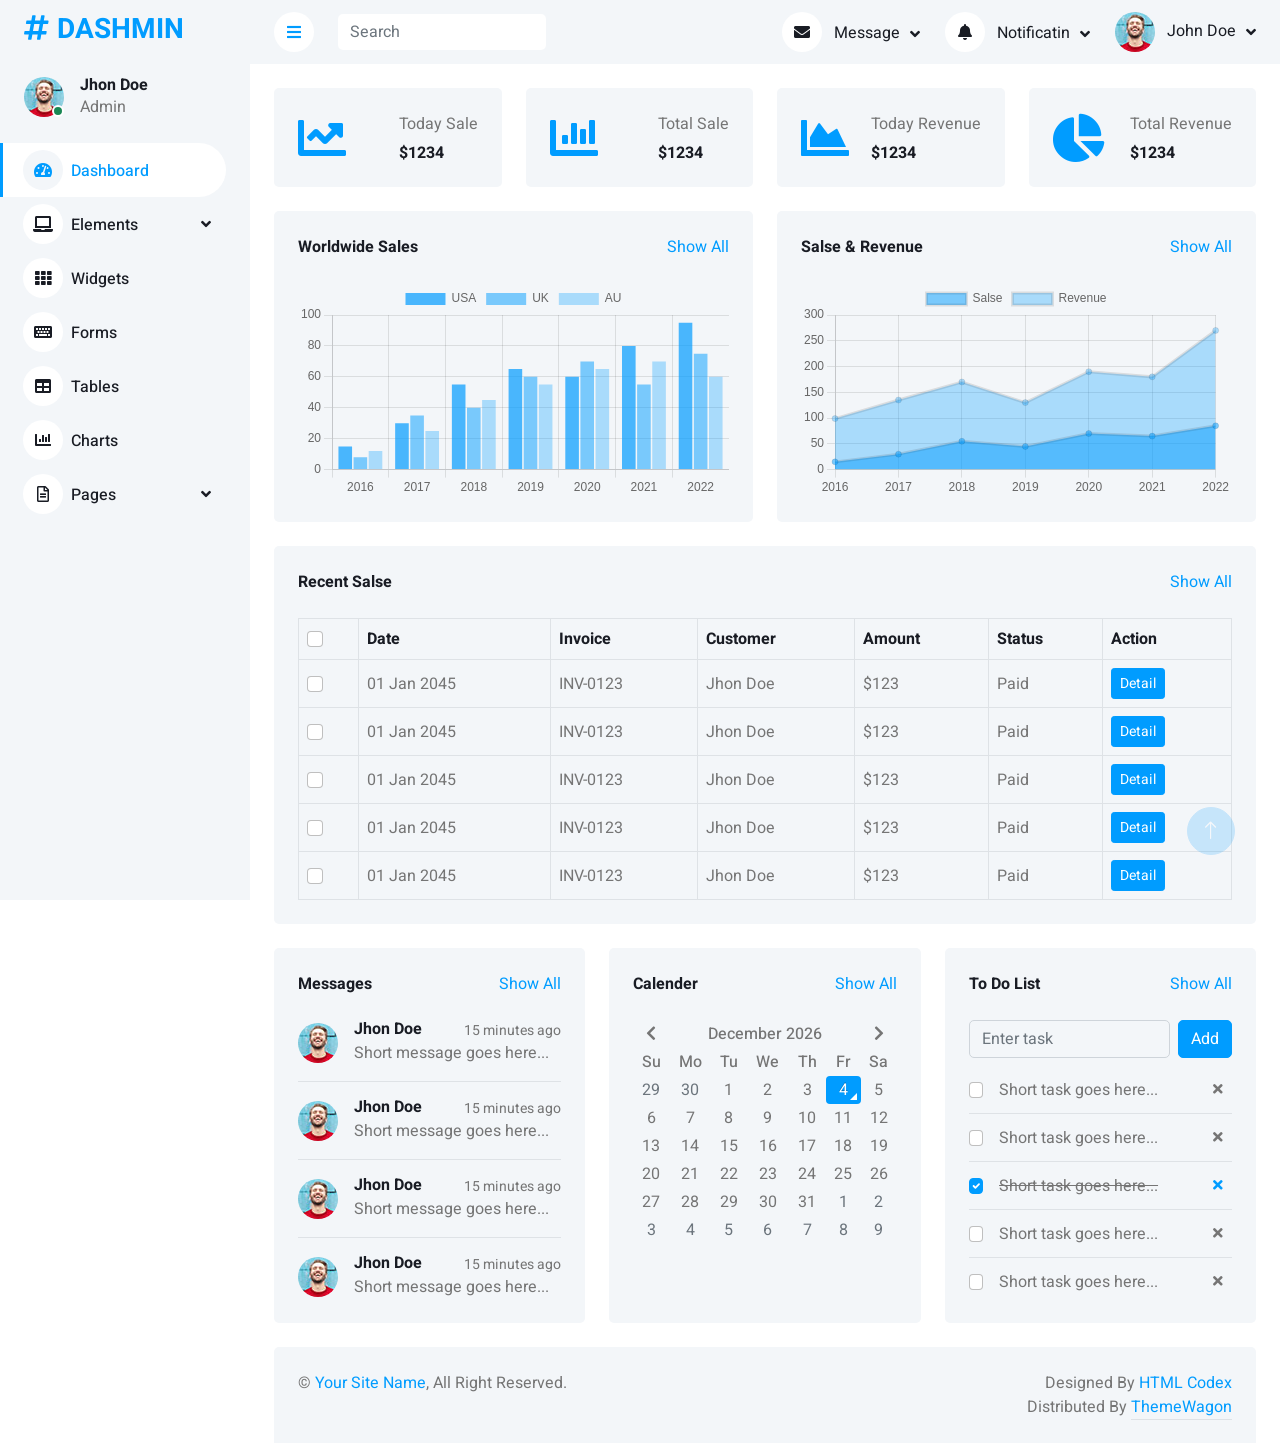
<file: admin/dashmin-1.0.0/index.html>
<!DOCTYPE html>
<html lang="en">

<head>
    <meta charset="utf-8">
    <title>DASHMIN - Bootstrap Admin Template</title>
    <meta content="width=device-width, initial-scale=1.0" name="viewport">
    <meta content="" name="keywords">
    <meta content="" name="description">

    <!-- Favicon -->
    <link href="img/favicon.ico" rel="icon">

    <!-- Google Web Fonts -->
    <link rel="preconnect" href="https://fonts.googleapis.com">
    <link rel="preconnect" href="https://fonts.gstatic.com" crossorigin>
    <link href="https://fonts.googleapis.com/css2?family=Heebo:wght@400;500;600;700&display=swap" rel="stylesheet">
    
    <!-- Icon Font Stylesheet -->
    <link href="https://cdnjs.cloudflare.com/ajax/libs/font-awesome/5.10.0/css/all.min.css" rel="stylesheet">
    <link href="https://cdn.jsdelivr.net/npm/bootstrap-icons@1.4.1/font/bootstrap-icons.css" rel="stylesheet">

    <!-- Libraries Stylesheet -->
    <link href="lib/owlcarousel/assets/owl.carousel.min.css" rel="stylesheet">
    <link href="lib/tempusdominus/css/tempusdominus-bootstrap-4.min.css" rel="stylesheet" />

    <!-- Customized Bootstrap Stylesheet -->
    <link href="css/bootstrap.min.css" rel="stylesheet">

    <!-- Template Stylesheet -->
    <link href="css/style.css" rel="stylesheet">
</head>

<body>
    <div class="container-xxl position-relative bg-white d-flex p-0">
        <!-- Spinner Start -->
        <div id="spinner" class="show bg-white position-fixed translate-middle w-100 vh-100 top-50 start-50 d-flex align-items-center justify-content-center">
            <div class="spinner-border text-primary" style="width: 3rem; height: 3rem;" role="status">
                <span class="sr-only">Loading...</span>
            </div>
        </div>
        <!-- Spinner End -->


        <!-- Sidebar Start -->
        <div class="sidebar pe-4 pb-3">
            <nav class="navbar bg-light navbar-light">
                <a href="index.html" class="navbar-brand mx-4 mb-3">
                    <h3 class="text-primary"><i class="fa fa-hashtag me-2"></i>DASHMIN</h3>
                </a>
                <div class="d-flex align-items-center ms-4 mb-4">
                    <div class="position-relative">
                        <img class="rounded-circle" src="img/user.jpg" alt="" style="width: 40px; height: 40px;">
                        <div class="bg-success rounded-circle border border-2 border-white position-absolute end-0 bottom-0 p-1"></div>
                    </div>
                    <div class="ms-3">
                        <h6 class="mb-0">Jhon Doe</h6>
                        <span>Admin</span>
                    </div>
                </div>
                <div class="navbar-nav w-100">
                    <a href="index.html" class="nav-item nav-link active"><i class="fa fa-tachometer-alt me-2"></i>Dashboard</a>
                    <div class="nav-item dropdown">
                        <a href="#" class="nav-link dropdown-toggle" data-bs-toggle="dropdown"><i class="fa fa-laptop me-2"></i>Elements</a>
                        <div class="dropdown-menu bg-transparent border-0">
                            <a href="button.html" class="dropdown-item">Buttons</a>
                            <a href="typography.html" class="dropdown-item">Typography</a>
                            <a href="element.html" class="dropdown-item">Other Elements</a>
                        </div>
                    </div>
                    <a href="widget.html" class="nav-item nav-link"><i class="fa fa-th me-2"></i>Widgets</a>
                    <a href="form.html" class="nav-item nav-link"><i class="fa fa-keyboard me-2"></i>Forms</a>
                    <a href="table.html" class="nav-item nav-link"><i class="fa fa-table me-2"></i>Tables</a>
                    <a href="chart.html" class="nav-item nav-link"><i class="fa fa-chart-bar me-2"></i>Charts</a>
                    <div class="nav-item dropdown">
                        <a href="#" class="nav-link dropdown-toggle" data-bs-toggle="dropdown"><i class="far fa-file-alt me-2"></i>Pages</a>
                        <div class="dropdown-menu bg-transparent border-0">
                            <a href="signin.html" class="dropdown-item">Sign In</a>
                            <a href="signup.html" class="dropdown-item">Sign Up</a>
                            <a href="404.html" class="dropdown-item">404 Error</a>
                            <a href="blank.html" class="dropdown-item">Blank Page</a>
                        </div>
                    </div>
                </div>
            </nav>
        </div>
        <!-- Sidebar End -->


        <!-- Content Start -->
        <div class="content">
            <!-- Navbar Start -->
            <nav class="navbar navbar-expand bg-light navbar-light sticky-top px-4 py-0">
                <a href="index.html" class="navbar-brand d-flex d-lg-none me-4">
                    <h2 class="text-primary mb-0"><i class="fa fa-hashtag"></i></h2>
                </a>
                <a href="#" class="sidebar-toggler flex-shrink-0">
                    <i class="fa fa-bars"></i>
                </a>
                <form class="d-none d-md-flex ms-4">
                    <input class="form-control border-0" type="search" placeholder="Search">
                </form>
                <div class="navbar-nav align-items-center ms-auto">
                    <div class="nav-item dropdown">
                        <a href="#" class="nav-link dropdown-toggle" data-bs-toggle="dropdown">
                            <i class="fa fa-envelope me-lg-2"></i>
                            <span class="d-none d-lg-inline-flex">Message</span>
                        </a>
                        <div class="dropdown-menu dropdown-menu-end bg-light border-0 rounded-0 rounded-bottom m-0">
                            <a href="#" class="dropdown-item">
                                <div class="d-flex align-items-center">
                                    <img class="rounded-circle" src="img/user.jpg" alt="" style="width: 40px; height: 40px;">
                                    <div class="ms-2">
                                        <h6 class="fw-normal mb-0">Jhon send you a message</h6>
                                        <small>15 minutes ago</small>
                                    </div>
                                </div>
                            </a>
                            <hr class="dropdown-divider">
                            <a href="#" class="dropdown-item">
                                <div class="d-flex align-items-center">
                                    <img class="rounded-circle" src="img/user.jpg" alt="" style="width: 40px; height: 40px;">
                                    <div class="ms-2">
                                        <h6 class="fw-normal mb-0">Jhon send you a message</h6>
                                        <small>15 minutes ago</small>
                                    </div>
                                </div>
                            </a>
                            <hr class="dropdown-divider">
                            <a href="#" class="dropdown-item">
                                <div class="d-flex align-items-center">
                                    <img class="rounded-circle" src="img/user.jpg" alt="" style="width: 40px; height: 40px;">
                                    <div class="ms-2">
                                        <h6 class="fw-normal mb-0">Jhon send you a message</h6>
                                        <small>15 minutes ago</small>
                                    </div>
                                </div>
                            </a>
                            <hr class="dropdown-divider">
                            <a href="#" class="dropdown-item text-center">See all message</a>
                        </div>
                    </div>
                    <div class="nav-item dropdown">
                        <a href="#" class="nav-link dropdown-toggle" data-bs-toggle="dropdown">
                            <i class="fa fa-bell me-lg-2"></i>
                            <span class="d-none d-lg-inline-flex">Notificatin</span>
                        </a>
                        <div class="dropdown-menu dropdown-menu-end bg-light border-0 rounded-0 rounded-bottom m-0">
                            <a href="#" class="dropdown-item">
                                <h6 class="fw-normal mb-0">Profile updated</h6>
                                <small>15 minutes ago</small>
                            </a>
                            <hr class="dropdown-divider">
                            <a href="#" class="dropdown-item">
                                <h6 class="fw-normal mb-0">New user added</h6>
                                <small>15 minutes ago</small>
                            </a>
                            <hr class="dropdown-divider">
                            <a href="#" class="dropdown-item">
                                <h6 class="fw-normal mb-0">Password changed</h6>
                                <small>15 minutes ago</small>
                            </a>
                            <hr class="dropdown-divider">
                            <a href="#" class="dropdown-item text-center">See all notifications</a>
                        </div>
                    </div>
                    <div class="nav-item dropdown">
                        <a href="#" class="nav-link dropdown-toggle" data-bs-toggle="dropdown">
                            <img class="rounded-circle me-lg-2" src="img/user.jpg" alt="" style="width: 40px; height: 40px;">
                            <span class="d-none d-lg-inline-flex">John Doe</span>
                        </a>
                        <div class="dropdown-menu dropdown-menu-end bg-light border-0 rounded-0 rounded-bottom m-0">
                            <a href="#" class="dropdown-item">My Profile</a>
                            <a href="#" class="dropdown-item">Settings</a>
                            <a href="#" class="dropdown-item">Log Out</a>
                        </div>
                    </div>
                </div>
            </nav>
            <!-- Navbar End -->


            <!-- Sale & Revenue Start -->
            <div class="container-fluid pt-4 px-4">
                <div class="row g-4">
                    <div class="col-sm-6 col-xl-3">
                        <div class="bg-light rounded d-flex align-items-center justify-content-between p-4">
                            <i class="fa fa-chart-line fa-3x text-primary"></i>
                            <div class="ms-3">
                                <p class="mb-2">Today Sale</p>
                                <h6 class="mb-0">$1234</h6>
                            </div>
                        </div>
                    </div>
                    <div class="col-sm-6 col-xl-3">
                        <div class="bg-light rounded d-flex align-items-center justify-content-between p-4">
                            <i class="fa fa-chart-bar fa-3x text-primary"></i>
                            <div class="ms-3">
                                <p class="mb-2">Total Sale</p>
                                <h6 class="mb-0">$1234</h6>
                            </div>
                        </div>
                    </div>
                    <div class="col-sm-6 col-xl-3">
                        <div class="bg-light rounded d-flex align-items-center justify-content-between p-4">
                            <i class="fa fa-chart-area fa-3x text-primary"></i>
                            <div class="ms-3">
                                <p class="mb-2">Today Revenue</p>
                                <h6 class="mb-0">$1234</h6>
                            </div>
                        </div>
                    </div>
                    <div class="col-sm-6 col-xl-3">
                        <div class="bg-light rounded d-flex align-items-center justify-content-between p-4">
                            <i class="fa fa-chart-pie fa-3x text-primary"></i>
                            <div class="ms-3">
                                <p class="mb-2">Total Revenue</p>
                                <h6 class="mb-0">$1234</h6>
                            </div>
                        </div>
                    </div>
                </div>
            </div>
            <!-- Sale & Revenue End -->


            <!-- Sales Chart Start -->
            <div class="container-fluid pt-4 px-4">
                <div class="row g-4">
                    <div class="col-sm-12 col-xl-6">
                        <div class="bg-light text-center rounded p-4">
                            <div class="d-flex align-items-center justify-content-between mb-4">
                                <h6 class="mb-0">Worldwide Sales</h6>
                                <a href="">Show All</a>
                            </div>
                            <canvas id="worldwide-sales"></canvas>
                        </div>
                    </div>
                    <div class="col-sm-12 col-xl-6">
                        <div class="bg-light text-center rounded p-4">
                            <div class="d-flex align-items-center justify-content-between mb-4">
                                <h6 class="mb-0">Salse & Revenue</h6>
                                <a href="">Show All</a>
                            </div>
                            <canvas id="salse-revenue"></canvas>
                        </div>
                    </div>
                </div>
            </div>
            <!-- Sales Chart End -->


            <!-- Recent Sales Start -->
            <div class="container-fluid pt-4 px-4">
                <div class="bg-light text-center rounded p-4">
                    <div class="d-flex align-items-center justify-content-between mb-4">
                        <h6 class="mb-0">Recent Salse</h6>
                        <a href="">Show All</a>
                    </div>
                    <div class="table-responsive">
                        <table class="table text-start align-middle table-bordered table-hover mb-0">
                            <thead>
                                <tr class="text-dark">
                                    <th scope="col"><input class="form-check-input" type="checkbox"></th>
                                    <th scope="col">Date</th>
                                    <th scope="col">Invoice</th>
                                    <th scope="col">Customer</th>
                                    <th scope="col">Amount</th>
                                    <th scope="col">Status</th>
                                    <th scope="col">Action</th>
                                </tr>
                            </thead>
                            <tbody>
                                <tr>
                                    <td><input class="form-check-input" type="checkbox"></td>
                                    <td>01 Jan 2045</td>
                                    <td>INV-0123</td>
                                    <td>Jhon Doe</td>
                                    <td>$123</td>
                                    <td>Paid</td>
                                    <td><a class="btn btn-sm btn-primary" href="">Detail</a></td>
                                </tr>
                                <tr>
                                    <td><input class="form-check-input" type="checkbox"></td>
                                    <td>01 Jan 2045</td>
                                    <td>INV-0123</td>
                                    <td>Jhon Doe</td>
                                    <td>$123</td>
                                    <td>Paid</td>
                                    <td><a class="btn btn-sm btn-primary" href="">Detail</a></td>
                                </tr>
                                <tr>
                                    <td><input class="form-check-input" type="checkbox"></td>
                                    <td>01 Jan 2045</td>
                                    <td>INV-0123</td>
                                    <td>Jhon Doe</td>
                                    <td>$123</td>
                                    <td>Paid</td>
                                    <td><a class="btn btn-sm btn-primary" href="">Detail</a></td>
                                </tr>
                                <tr>
                                    <td><input class="form-check-input" type="checkbox"></td>
                                    <td>01 Jan 2045</td>
                                    <td>INV-0123</td>
                                    <td>Jhon Doe</td>
                                    <td>$123</td>
                                    <td>Paid</td>
                                    <td><a class="btn btn-sm btn-primary" href="">Detail</a></td>
                                </tr>
                                <tr>
                                    <td><input class="form-check-input" type="checkbox"></td>
                                    <td>01 Jan 2045</td>
                                    <td>INV-0123</td>
                                    <td>Jhon Doe</td>
                                    <td>$123</td>
                                    <td>Paid</td>
                                    <td><a class="btn btn-sm btn-primary" href="">Detail</a></td>
                                </tr>
                            </tbody>
                        </table>
                    </div>
                </div>
            </div>
            <!-- Recent Sales End -->


            <!-- Widgets Start -->
            <div class="container-fluid pt-4 px-4">
                <div class="row g-4">
                    <div class="col-sm-12 col-md-6 col-xl-4">
                        <div class="h-100 bg-light rounded p-4">
                            <div class="d-flex align-items-center justify-content-between mb-2">
                                <h6 class="mb-0">Messages</h6>
                                <a href="">Show All</a>
                            </div>
                            <div class="d-flex align-items-center border-bottom py-3">
                                <img class="rounded-circle flex-shrink-0" src="img/user.jpg" alt="" style="width: 40px; height: 40px;">
                                <div class="w-100 ms-3">
                                    <div class="d-flex w-100 justify-content-between">
                                        <h6 class="mb-0">Jhon Doe</h6>
                                        <small>15 minutes ago</small>
                                    </div>
                                    <span>Short message goes here...</span>
                                </div>
                            </div>
                            <div class="d-flex align-items-center border-bottom py-3">
                                <img class="rounded-circle flex-shrink-0" src="img/user.jpg" alt="" style="width: 40px; height: 40px;">
                                <div class="w-100 ms-3">
                                    <div class="d-flex w-100 justify-content-between">
                                        <h6 class="mb-0">Jhon Doe</h6>
                                        <small>15 minutes ago</small>
                                    </div>
                                    <span>Short message goes here...</span>
                                </div>
                            </div>
                            <div class="d-flex align-items-center border-bottom py-3">
                                <img class="rounded-circle flex-shrink-0" src="img/user.jpg" alt="" style="width: 40px; height: 40px;">
                                <div class="w-100 ms-3">
                                    <div class="d-flex w-100 justify-content-between">
                                        <h6 class="mb-0">Jhon Doe</h6>
                                        <small>15 minutes ago</small>
                                    </div>
                                    <span>Short message goes here...</span>
                                </div>
                            </div>
                            <div class="d-flex align-items-center pt-3">
                                <img class="rounded-circle flex-shrink-0" src="img/user.jpg" alt="" style="width: 40px; height: 40px;">
                                <div class="w-100 ms-3">
                                    <div class="d-flex w-100 justify-content-between">
                                        <h6 class="mb-0">Jhon Doe</h6>
                                        <small>15 minutes ago</small>
                                    </div>
                                    <span>Short message goes here...</span>
                                </div>
                            </div>
                        </div>
                    </div>
                    <div class="col-sm-12 col-md-6 col-xl-4">
                        <div class="h-100 bg-light rounded p-4">
                            <div class="d-flex align-items-center justify-content-between mb-4">
                                <h6 class="mb-0">Calender</h6>
                                <a href="">Show All</a>
                            </div>
                            <div id="calender"></div>
                        </div>
                    </div>
                    <div class="col-sm-12 col-md-6 col-xl-4">
                        <div class="h-100 bg-light rounded p-4">
                            <div class="d-flex align-items-center justify-content-between mb-4">
                                <h6 class="mb-0">To Do List</h6>
                                <a href="">Show All</a>
                            </div>
                            <div class="d-flex mb-2">
                                <input class="form-control bg-transparent" type="text" placeholder="Enter task">
                                <button type="button" class="btn btn-primary ms-2">Add</button>
                            </div>
                            <div class="d-flex align-items-center border-bottom py-2">
                                <input class="form-check-input m-0" type="checkbox">
                                <div class="w-100 ms-3">
                                    <div class="d-flex w-100 align-items-center justify-content-between">
                                        <span>Short task goes here...</span>
                                        <button class="btn btn-sm"><i class="fa fa-times"></i></button>
                                    </div>
                                </div>
                            </div>
                            <div class="d-flex align-items-center border-bottom py-2">
                                <input class="form-check-input m-0" type="checkbox">
                                <div class="w-100 ms-3">
                                    <div class="d-flex w-100 align-items-center justify-content-between">
                                        <span>Short task goes here...</span>
                                        <button class="btn btn-sm"><i class="fa fa-times"></i></button>
                                    </div>
                                </div>
                            </div>
                            <div class="d-flex align-items-center border-bottom py-2">
                                <input class="form-check-input m-0" type="checkbox" checked>
                                <div class="w-100 ms-3">
                                    <div class="d-flex w-100 align-items-center justify-content-between">
                                        <span><del>Short task goes here...</del></span>
                                        <button class="btn btn-sm text-primary"><i class="fa fa-times"></i></button>
                                    </div>
                                </div>
                            </div>
                            <div class="d-flex align-items-center border-bottom py-2">
                                <input class="form-check-input m-0" type="checkbox">
                                <div class="w-100 ms-3">
                                    <div class="d-flex w-100 align-items-center justify-content-between">
                                        <span>Short task goes here...</span>
                                        <button class="btn btn-sm"><i class="fa fa-times"></i></button>
                                    </div>
                                </div>
                            </div>
                            <div class="d-flex align-items-center pt-2">
                                <input class="form-check-input m-0" type="checkbox">
                                <div class="w-100 ms-3">
                                    <div class="d-flex w-100 align-items-center justify-content-between">
                                        <span>Short task goes here...</span>
                                        <button class="btn btn-sm"><i class="fa fa-times"></i></button>
                                    </div>
                                </div>
                            </div>
                        </div>
                    </div>
                </div>
            </div>
            <!-- Widgets End -->


            <!-- Footer Start -->
            <div class="container-fluid pt-4 px-4">
                <div class="bg-light rounded-top p-4">
                    <div class="row">
                        <div class="col-12 col-sm-6 text-center text-sm-start">
                            &copy; <a href="#">Your Site Name</a>, All Right Reserved. 
                        </div>
                        <div class="col-12 col-sm-6 text-center text-sm-end">
                            <!--/*** This template is free as long as you keep the footer author’s credit link/attribution link/backlink. If you'd like to use the template without the footer author’s credit link/attribution link/backlink, you can purchase the Credit Removal License from "https://htmlcodex.com/credit-removal". Thank you for your support. ***/-->
                            Designed By <a href="https://htmlcodex.com">HTML Codex</a>
                        </br>
                        Distributed By <a class="border-bottom" href="https://themewagon.com" target="_blank">ThemeWagon</a>
                        </div>
                    </div>
                </div>
            </div>
            <!-- Footer End -->
        </div>
        <!-- Content End -->


        <!-- Back to Top -->
        <a href="#" class="btn btn-lg btn-primary btn-lg-square back-to-top"><i class="bi bi-arrow-up"></i></a>
    </div>

    <!-- JavaScript Libraries -->
    <script src="https://code.jquery.com/jquery-3.4.1.min.js"></script>
    <script src="https://cdn.jsdelivr.net/npm/bootstrap@5.0.0/dist/js/bootstrap.bundle.min.js"></script>
    <script src="lib/chart/chart.min.js"></script>
    <script src="lib/easing/easing.min.js"></script>
    <script src="lib/waypoints/waypoints.min.js"></script>
    <script src="lib/owlcarousel/owl.carousel.min.js"></script>
    <script src="lib/tempusdominus/js/moment.min.js"></script>
    <script src="lib/tempusdominus/js/moment-timezone.min.js"></script>
    <script src="lib/tempusdominus/js/tempusdominus-bootstrap-4.min.js"></script>

    <!-- Template Javascript -->
    <script src="js/main.js"></script>
</body>

</html>
</file>
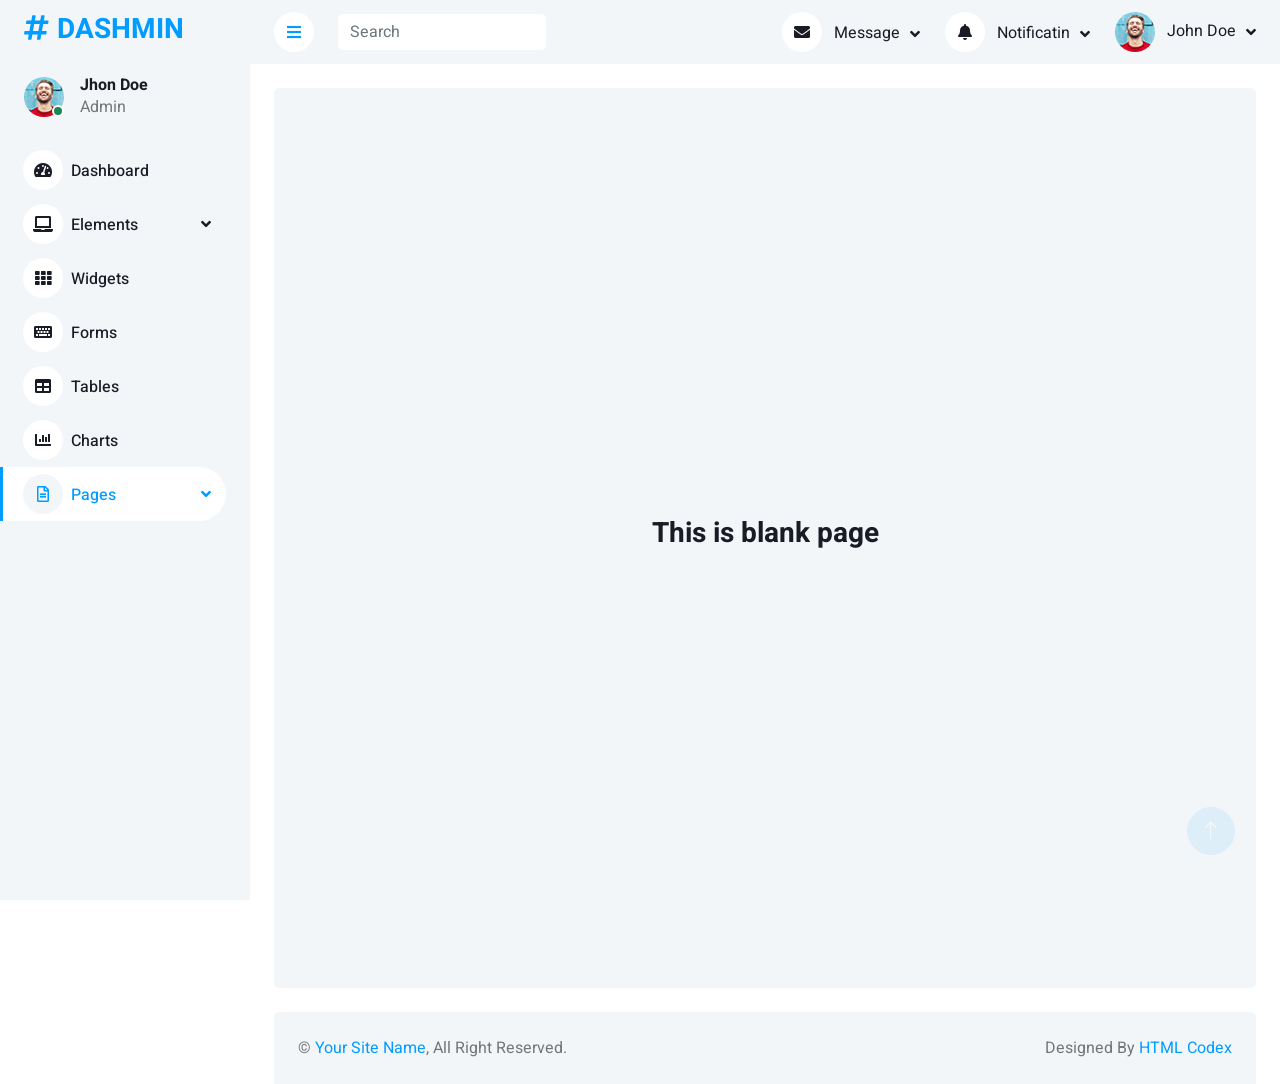
<file: admin/dashmin-1.0.0/blank.html>
<!DOCTYPE html>
<html lang="en">

<head>
    <meta charset="utf-8">
    <title>DASHMIN - Bootstrap Admin Template</title>
    <meta content="width=device-width, initial-scale=1.0" name="viewport">
    <meta content="" name="keywords">
    <meta content="" name="description">

    <!-- Favicon -->
    <link href="img/favicon.ico" rel="icon">

    <!-- Google Web Fonts -->
    <link rel="preconnect" href="https://fonts.googleapis.com">
    <link rel="preconnect" href="https://fonts.gstatic.com" crossorigin>
    <link href="https://fonts.googleapis.com/css2?family=Heebo:wght@400;500;600;700&display=swap" rel="stylesheet">
    
    <!-- Icon Font Stylesheet -->
    <link href="https://cdnjs.cloudflare.com/ajax/libs/font-awesome/5.10.0/css/all.min.css" rel="stylesheet">
    <link href="https://cdn.jsdelivr.net/npm/bootstrap-icons@1.4.1/font/bootstrap-icons.css" rel="stylesheet">

    <!-- Libraries Stylesheet -->
    <link href="lib/owlcarousel/assets/owl.carousel.min.css" rel="stylesheet">
    <link href="lib/tempusdominus/css/tempusdominus-bootstrap-4.min.css" rel="stylesheet" />

    <!-- Customized Bootstrap Stylesheet -->
    <link href="css/bootstrap.min.css" rel="stylesheet">

    <!-- Template Stylesheet -->
    <link href="css/style.css" rel="stylesheet">
</head>

<body>
    <div class="container-xxl position-relative bg-white d-flex p-0">
        <!-- Spinner Start -->
        <div id="spinner" class="show bg-white position-fixed translate-middle w-100 vh-100 top-50 start-50 d-flex align-items-center justify-content-center">
            <div class="spinner-border text-primary" style="width: 3rem; height: 3rem;" role="status">
                <span class="sr-only">Loading...</span>
            </div>
        </div>
        <!-- Spinner End -->


        <!-- Sidebar Start -->
        <div class="sidebar pe-4 pb-3">
            <nav class="navbar bg-light navbar-light">
                <a href="index.html" class="navbar-brand mx-4 mb-3">
                    <h3 class="text-primary"><i class="fa fa-hashtag me-2"></i>DASHMIN</h3>
                </a>
                <div class="d-flex align-items-center ms-4 mb-4">
                    <div class="position-relative">
                        <img class="rounded-circle" src="img/user.jpg" alt="" style="width: 40px; height: 40px;">
                        <div class="bg-success rounded-circle border border-2 border-white position-absolute end-0 bottom-0 p-1"></div>
                    </div>
                    <div class="ms-3">
                        <h6 class="mb-0">Jhon Doe</h6>
                        <span>Admin</span>
                    </div>
                </div>
                <div class="navbar-nav w-100">
                    <a href="index.html" class="nav-item nav-link"><i class="fa fa-tachometer-alt me-2"></i>Dashboard</a>
                    <div class="nav-item dropdown">
                        <a href="#" class="nav-link dropdown-toggle" data-bs-toggle="dropdown"><i class="fa fa-laptop me-2"></i>Elements</a>
                        <div class="dropdown-menu bg-transparent border-0">
                            <a href="button.html" class="dropdown-item">Buttons</a>
                            <a href="typography.html" class="dropdown-item">Typography</a>
                            <a href="element.html" class="dropdown-item">Other Elements</a>
                        </div>
                    </div>
                    <a href="widget.html" class="nav-item nav-link"><i class="fa fa-th me-2"></i>Widgets</a>
                    <a href="form.html" class="nav-item nav-link"><i class="fa fa-keyboard me-2"></i>Forms</a>
                    <a href="table.html" class="nav-item nav-link"><i class="fa fa-table me-2"></i>Tables</a>
                    <a href="chart.html" class="nav-item nav-link"><i class="fa fa-chart-bar me-2"></i>Charts</a>
                    <div class="nav-item dropdown">
                        <a href="#" class="nav-link dropdown-toggle active" data-bs-toggle="dropdown"><i class="far fa-file-alt me-2"></i>Pages</a>
                        <div class="dropdown-menu bg-transparent border-0">
                            <a href="signin.html" class="dropdown-item">Sign In</a>
                            <a href="signup.html" class="dropdown-item">Sign Up</a>
                            <a href="404.html" class="dropdown-item">404 Error</a>
                            <a href="blank.html" class="dropdown-item active">Blank Page</a>
                        </div>
                    </div>
                </div>
            </nav>
        </div>
        <!-- Sidebar End -->


        <!-- Content Start -->
        <div class="content">
            <!-- Navbar Start -->
            <nav class="navbar navbar-expand bg-light navbar-light sticky-top px-4 py-0">
                <a href="index.html" class="navbar-brand d-flex d-lg-none me-4">
                    <h2 class="text-primary mb-0"><i class="fa fa-hashtag"></i></h2>
                </a>
                <a href="#" class="sidebar-toggler flex-shrink-0">
                    <i class="fa fa-bars"></i>
                </a>
                <form class="d-none d-md-flex ms-4">
                    <input class="form-control border-0" type="search" placeholder="Search">
                </form>
                <div class="navbar-nav align-items-center ms-auto">
                    <div class="nav-item dropdown">
                        <a href="#" class="nav-link dropdown-toggle" data-bs-toggle="dropdown">
                            <i class="fa fa-envelope me-lg-2"></i>
                            <span class="d-none d-lg-inline-flex">Message</span>
                        </a>
                        <div class="dropdown-menu dropdown-menu-end bg-light border-0 rounded-0 rounded-bottom m-0">
                            <a href="#" class="dropdown-item">
                                <div class="d-flex align-items-center">
                                    <img class="rounded-circle" src="img/user.jpg" alt="" style="width: 40px; height: 40px;">
                                    <div class="ms-2">
                                        <h6 class="fw-normal mb-0">Jhon send you a message</h6>
                                        <small>15 minutes ago</small>
                                    </div>
                                </div>
                            </a>
                            <hr class="dropdown-divider">
                            <a href="#" class="dropdown-item">
                                <div class="d-flex align-items-center">
                                    <img class="rounded-circle" src="img/user.jpg" alt="" style="width: 40px; height: 40px;">
                                    <div class="ms-2">
                                        <h6 class="fw-normal mb-0">Jhon send you a message</h6>
                                        <small>15 minutes ago</small>
                                    </div>
                                </div>
                            </a>
                            <hr class="dropdown-divider">
                            <a href="#" class="dropdown-item">
                                <div class="d-flex align-items-center">
                                    <img class="rounded-circle" src="img/user.jpg" alt="" style="width: 40px; height: 40px;">
                                    <div class="ms-2">
                                        <h6 class="fw-normal mb-0">Jhon send you a message</h6>
                                        <small>15 minutes ago</small>
                                    </div>
                                </div>
                            </a>
                            <hr class="dropdown-divider">
                            <a href="#" class="dropdown-item text-center">See all message</a>
                        </div>
                    </div>
                    <div class="nav-item dropdown">
                        <a href="#" class="nav-link dropdown-toggle" data-bs-toggle="dropdown">
                            <i class="fa fa-bell me-lg-2"></i>
                            <span class="d-none d-lg-inline-flex">Notificatin</span>
                        </a>
                        <div class="dropdown-menu dropdown-menu-end bg-light border-0 rounded-0 rounded-bottom m-0">
                            <a href="#" class="dropdown-item">
                                <h6 class="fw-normal mb-0">Profile updated</h6>
                                <small>15 minutes ago</small>
                            </a>
                            <hr class="dropdown-divider">
                            <a href="#" class="dropdown-item">
                                <h6 class="fw-normal mb-0">New user added</h6>
                                <small>15 minutes ago</small>
                            </a>
                            <hr class="dropdown-divider">
                            <a href="#" class="dropdown-item">
                                <h6 class="fw-normal mb-0">Password changed</h6>
                                <small>15 minutes ago</small>
                            </a>
                            <hr class="dropdown-divider">
                            <a href="#" class="dropdown-item text-center">See all notifications</a>
                        </div>
                    </div>
                    <div class="nav-item dropdown">
                        <a href="#" class="nav-link dropdown-toggle" data-bs-toggle="dropdown">
                            <img class="rounded-circle me-lg-2" src="img/user.jpg" alt="" style="width: 40px; height: 40px;">
                            <span class="d-none d-lg-inline-flex">John Doe</span>
                        </a>
                        <div class="dropdown-menu dropdown-menu-end bg-light border-0 rounded-0 rounded-bottom m-0">
                            <a href="#" class="dropdown-item">My Profile</a>
                            <a href="#" class="dropdown-item">Settings</a>
                            <a href="#" class="dropdown-item">Log Out</a>
                        </div>
                    </div>
                </div>
            </nav>
            <!-- Navbar End -->


            <!-- Blank Start -->
            <div class="container-fluid pt-4 px-4">
                <div class="row vh-100 bg-light rounded align-items-center justify-content-center mx-0">
                    <div class="col-md-6 text-center">
                        <h3>This is blank page</h3>
                    </div>
                </div>
            </div>
            <!-- Blank End -->


            <!-- Footer Start -->
            <div class="container-fluid pt-4 px-4">
                <div class="bg-light rounded-top p-4">
                    <div class="row">
                        <div class="col-12 col-sm-6 text-center text-sm-start">
                            &copy; <a href="#">Your Site Name</a>, All Right Reserved. 
                        </div>
                        <div class="col-12 col-sm-6 text-center text-sm-end">
                            <!--/*** This template is free as long as you keep the footer author’s credit link/attribution link/backlink. If you'd like to use the template without the footer author’s credit link/attribution link/backlink, you can purchase the Credit Removal License from "https://htmlcodex.com/credit-removal". Thank you for your support. ***/-->
                            Designed By <a href="https://htmlcodex.com">HTML Codex</a>
                        </div>
                    </div>
                </div>
            </div>
            <!-- Footer End -->
        </div>
        <!-- Content End -->


        <!-- Back to Top -->
        <a href="#" class="btn btn-lg btn-primary btn-lg-square back-to-top"><i class="bi bi-arrow-up"></i></a>
    </div>

    <!-- JavaScript Libraries -->
    <script src="https://code.jquery.com/jquery-3.4.1.min.js"></script>
    <script src="https://cdn.jsdelivr.net/npm/bootstrap@5.0.0/dist/js/bootstrap.bundle.min.js"></script>
    <script src="lib/chart/chart.min.js"></script>
    <script src="lib/easing/easing.min.js"></script>
    <script src="lib/waypoints/waypoints.min.js"></script>
    <script src="lib/owlcarousel/owl.carousel.min.js"></script>
    <script src="lib/tempusdominus/js/moment.min.js"></script>
    <script src="lib/tempusdominus/js/moment-timezone.min.js"></script>
    <script src="lib/tempusdominus/js/tempusdominus-bootstrap-4.min.js"></script>

    <!-- Template Javascript -->
    <script src="js/main.js"></script>
</body>

</html>
</file>
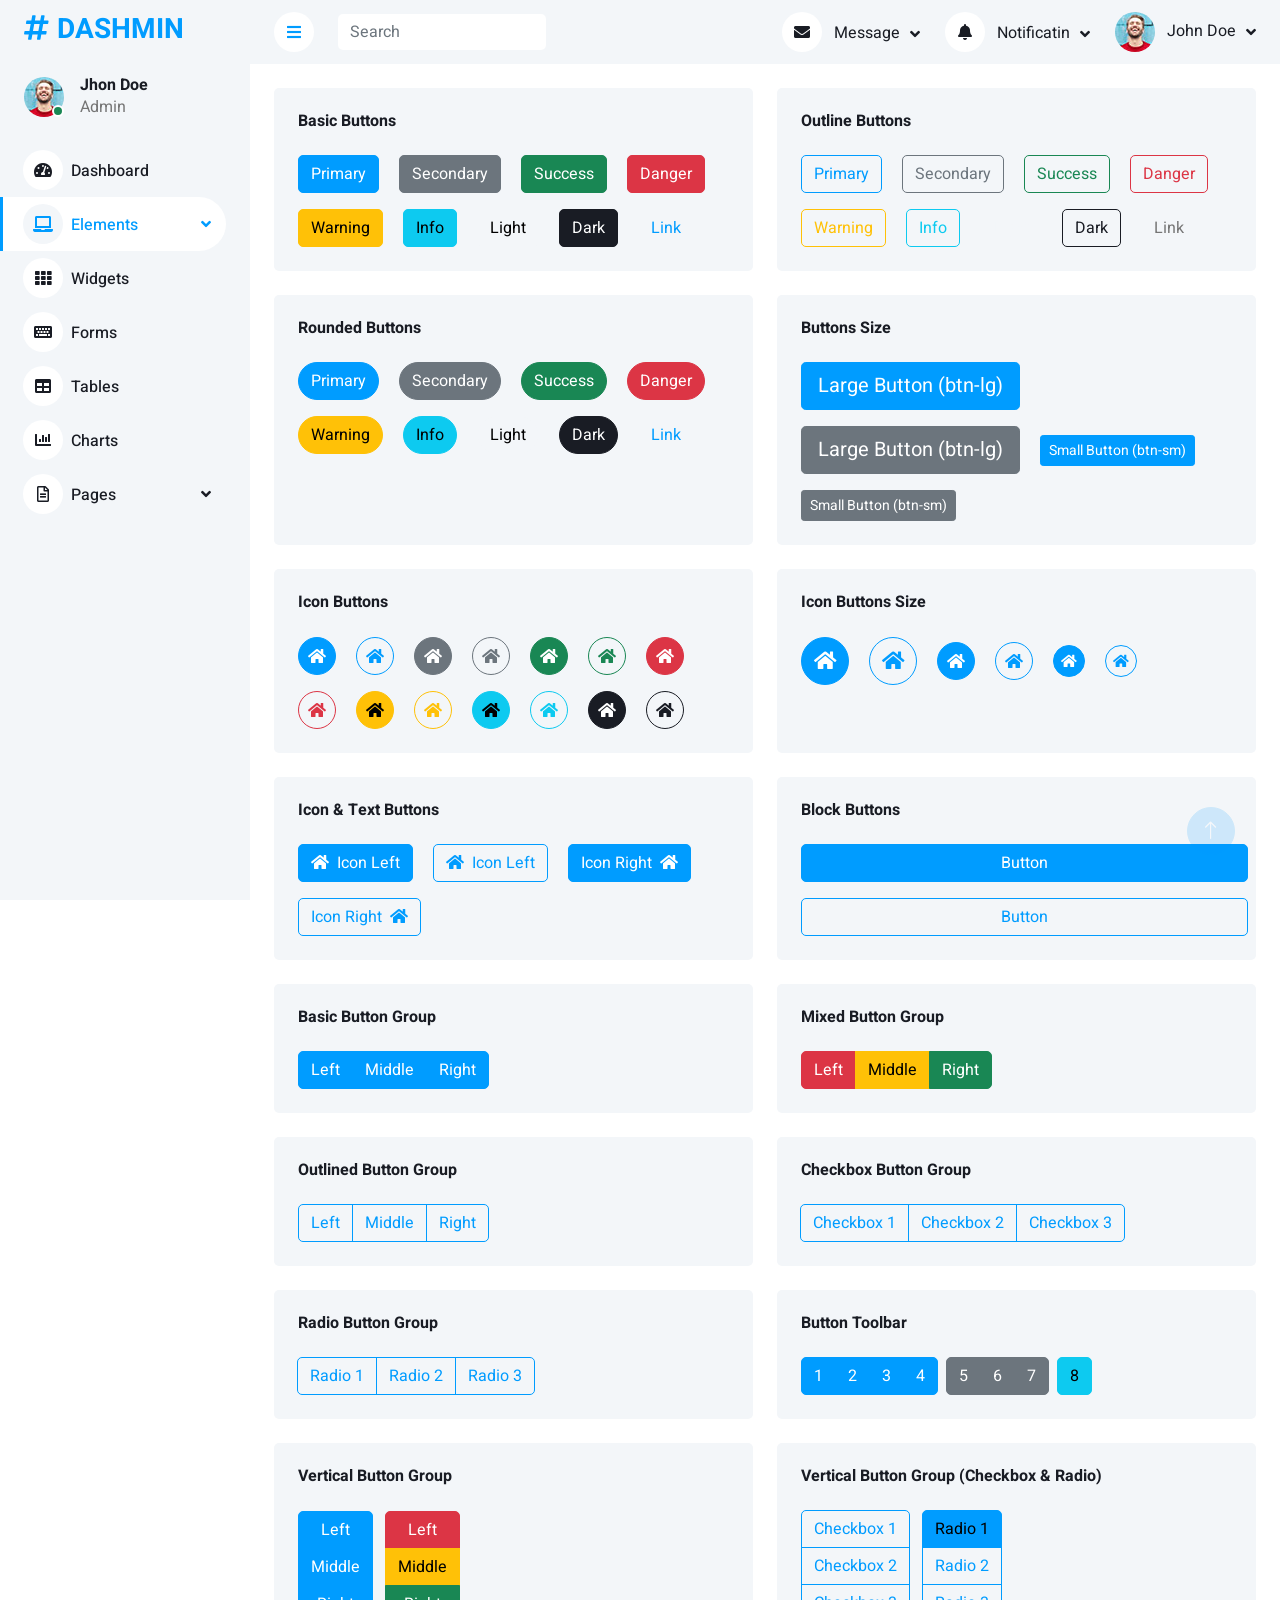
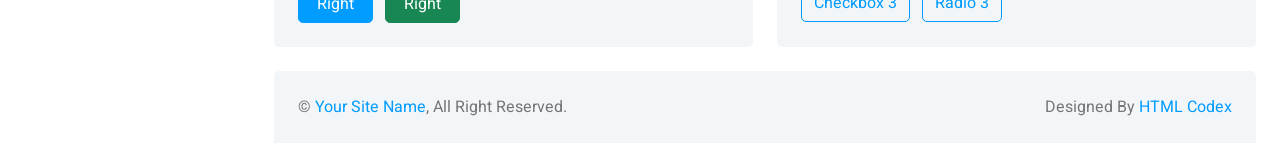
<file: admin/dashmin-1.0.0/button.html>
<!DOCTYPE html>
<html lang="en">

<head>
    <meta charset="utf-8">
    <title>DASHMIN - Bootstrap Admin Template</title>
    <meta content="width=device-width, initial-scale=1.0" name="viewport">
    <meta content="" name="keywords">
    <meta content="" name="description">

    <!-- Favicon -->
    <link href="img/favicon.ico" rel="icon">

    <!-- Google Web Fonts -->
    <link rel="preconnect" href="https://fonts.googleapis.com">
    <link rel="preconnect" href="https://fonts.gstatic.com" crossorigin>
    <link href="https://fonts.googleapis.com/css2?family=Heebo:wght@400;500;600;700&display=swap" rel="stylesheet">
    
    <!-- Icon Font Stylesheet -->
    <link href="https://cdnjs.cloudflare.com/ajax/libs/font-awesome/5.10.0/css/all.min.css" rel="stylesheet">
    <link href="https://cdn.jsdelivr.net/npm/bootstrap-icons@1.4.1/font/bootstrap-icons.css" rel="stylesheet">

    <!-- Libraries Stylesheet -->
    <link href="lib/owlcarousel/assets/owl.carousel.min.css" rel="stylesheet">
    <link href="lib/tempusdominus/css/tempusdominus-bootstrap-4.min.css" rel="stylesheet" />

    <!-- Customized Bootstrap Stylesheet -->
    <link href="css/bootstrap.min.css" rel="stylesheet">

    <!-- Template Stylesheet -->
    <link href="css/style.css" rel="stylesheet">
</head>

<body>
    <div class="container-xxl position-relative bg-white d-flex p-0">
        <!-- Spinner Start -->
        <div id="spinner" class="show bg-white position-fixed translate-middle w-100 vh-100 top-50 start-50 d-flex align-items-center justify-content-center">
            <div class="spinner-border text-primary" style="width: 3rem; height: 3rem;" role="status">
                <span class="sr-only">Loading...</span>
            </div>
        </div>
        <!-- Spinner End -->


        <!-- Sidebar Start -->
        <div class="sidebar pe-4 pb-3">
            <nav class="navbar bg-light navbar-light">
                <a href="index.html" class="navbar-brand mx-4 mb-3">
                    <h3 class="text-primary"><i class="fa fa-hashtag me-2"></i>DASHMIN</h3>
                </a>
                <div class="d-flex align-items-center ms-4 mb-4">
                    <div class="position-relative">
                        <img class="rounded-circle" src="img/user.jpg" alt="" style="width: 40px; height: 40px;">
                        <div class="bg-success rounded-circle border border-2 border-white position-absolute end-0 bottom-0 p-1"></div>
                    </div>
                    <div class="ms-3">
                        <h6 class="mb-0">Jhon Doe</h6>
                        <span>Admin</span>
                    </div>
                </div>
                <div class="navbar-nav w-100">
                    <a href="index.html" class="nav-item nav-link"><i class="fa fa-tachometer-alt me-2"></i>Dashboard</a>
                    <div class="nav-item dropdown">
                        <a href="#" class="nav-link dropdown-toggle active" data-bs-toggle="dropdown"><i class="fa fa-laptop me-2"></i>Elements</a>
                        <div class="dropdown-menu bg-transparent border-0">
                            <a href="button.html" class="dropdown-item active">Buttons</a>
                            <a href="typography.html" class="dropdown-item">Typography</a>
                            <a href="element.html" class="dropdown-item">Other Elements</a>
                        </div>
                    </div>
                    <a href="widget.html" class="nav-item nav-link"><i class="fa fa-th me-2"></i>Widgets</a>
                    <a href="form.html" class="nav-item nav-link"><i class="fa fa-keyboard me-2"></i>Forms</a>
                    <a href="table.html" class="nav-item nav-link"><i class="fa fa-table me-2"></i>Tables</a>
                    <a href="chart.html" class="nav-item nav-link"><i class="fa fa-chart-bar me-2"></i>Charts</a>
                    <div class="nav-item dropdown">
                        <a href="#" class="nav-link dropdown-toggle" data-bs-toggle="dropdown"><i class="far fa-file-alt me-2"></i>Pages</a>
                        <div class="dropdown-menu bg-transparent border-0">
                            <a href="signin.html" class="dropdown-item">Sign In</a>
                            <a href="signup.html" class="dropdown-item">Sign Up</a>
                            <a href="404.html" class="dropdown-item">404 Error</a>
                            <a href="blank.html" class="dropdown-item">Blank Page</a>
                        </div>
                    </div>
                </div>
            </nav>
        </div>
        <!-- Sidebar End -->


        <!-- Content Start -->
        <div class="content">
            <!-- Navbar Start -->
            <nav class="navbar navbar-expand bg-light navbar-light sticky-top px-4 py-0">
                <a href="index.html" class="navbar-brand d-flex d-lg-none me-4">
                    <h2 class="text-primary mb-0"><i class="fa fa-hashtag"></i></h2>
                </a>
                <a href="#" class="sidebar-toggler flex-shrink-0">
                    <i class="fa fa-bars"></i>
                </a>
                <form class="d-none d-md-flex ms-4">
                    <input class="form-control border-0" type="search" placeholder="Search">
                </form>
                <div class="navbar-nav align-items-center ms-auto">
                    <div class="nav-item dropdown">
                        <a href="#" class="nav-link dropdown-toggle" data-bs-toggle="dropdown">
                            <i class="fa fa-envelope me-lg-2"></i>
                            <span class="d-none d-lg-inline-flex">Message</span>
                        </a>
                        <div class="dropdown-menu dropdown-menu-end bg-light border-0 rounded-0 rounded-bottom m-0">
                            <a href="#" class="dropdown-item">
                                <div class="d-flex align-items-center">
                                    <img class="rounded-circle" src="img/user.jpg" alt="" style="width: 40px; height: 40px;">
                                    <div class="ms-2">
                                        <h6 class="fw-normal mb-0">Jhon send you a message</h6>
                                        <small>15 minutes ago</small>
                                    </div>
                                </div>
                            </a>
                            <hr class="dropdown-divider">
                            <a href="#" class="dropdown-item">
                                <div class="d-flex align-items-center">
                                    <img class="rounded-circle" src="img/user.jpg" alt="" style="width: 40px; height: 40px;">
                                    <div class="ms-2">
                                        <h6 class="fw-normal mb-0">Jhon send you a message</h6>
                                        <small>15 minutes ago</small>
                                    </div>
                                </div>
                            </a>
                            <hr class="dropdown-divider">
                            <a href="#" class="dropdown-item">
                                <div class="d-flex align-items-center">
                                    <img class="rounded-circle" src="img/user.jpg" alt="" style="width: 40px; height: 40px;">
                                    <div class="ms-2">
                                        <h6 class="fw-normal mb-0">Jhon send you a message</h6>
                                        <small>15 minutes ago</small>
                                    </div>
                                </div>
                            </a>
                            <hr class="dropdown-divider">
                            <a href="#" class="dropdown-item text-center">See all message</a>
                        </div>
                    </div>
                    <div class="nav-item dropdown">
                        <a href="#" class="nav-link dropdown-toggle" data-bs-toggle="dropdown">
                            <i class="fa fa-bell me-lg-2"></i>
                            <span class="d-none d-lg-inline-flex">Notificatin</span>
                        </a>
                        <div class="dropdown-menu dropdown-menu-end bg-light border-0 rounded-0 rounded-bottom m-0">
                            <a href="#" class="dropdown-item">
                                <h6 class="fw-normal mb-0">Profile updated</h6>
                                <small>15 minutes ago</small>
                            </a>
                            <hr class="dropdown-divider">
                            <a href="#" class="dropdown-item">
                                <h6 class="fw-normal mb-0">New user added</h6>
                                <small>15 minutes ago</small>
                            </a>
                            <hr class="dropdown-divider">
                            <a href="#" class="dropdown-item">
                                <h6 class="fw-normal mb-0">Password changed</h6>
                                <small>15 minutes ago</small>
                            </a>
                            <hr class="dropdown-divider">
                            <a href="#" class="dropdown-item text-center">See all notifications</a>
                        </div>
                    </div>
                    <div class="nav-item dropdown">
                        <a href="#" class="nav-link dropdown-toggle" data-bs-toggle="dropdown">
                            <img class="rounded-circle me-lg-2" src="img/user.jpg" alt="" style="width: 40px; height: 40px;">
                            <span class="d-none d-lg-inline-flex">John Doe</span>
                        </a>
                        <div class="dropdown-menu dropdown-menu-end bg-light border-0 rounded-0 rounded-bottom m-0">
                            <a href="#" class="dropdown-item">My Profile</a>
                            <a href="#" class="dropdown-item">Settings</a>
                            <a href="#" class="dropdown-item">Log Out</a>
                        </div>
                    </div>
                </div>
            </nav>
            <!-- Navbar End -->


            <!-- Button Start -->
            <div class="container-fluid pt-4 px-4">
                <div class="row g-4">
                    <div class="col-sm-12 col-xl-6">
                        <div class="bg-light rounded h-100 p-4">
                            <h6 class="mb-4">Basic Buttons</h6>
                            <div class="m-n2">
                                <button type="button" class="btn btn-primary m-2">Primary</button>
                                <button type="button" class="btn btn-secondary m-2">Secondary</button>
                                <button type="button" class="btn btn-success m-2">Success</button>
                                <button type="button" class="btn btn-danger m-2">Danger</button>
                                <button type="button" class="btn btn-warning m-2">Warning</button>
                                <button type="button" class="btn btn-info m-2">Info</button>
                                <button type="button" class="btn btn-light m-2">Light</button>
                                <button type="button" class="btn btn-dark m-2">Dark</button>
                                <button type="button" class="btn btn-link m-2">Link</button>
                            </div>
                        </div>
                    </div>
                    <div class="col-sm-12 col-xl-6">
                        <div class="bg-light rounded h-100 p-4">
                            <h6 class="mb-4">Outline Buttons</h6>
                            <div class="m-n2">
                                <button type="button" class="btn btn-outline-primary m-2">Primary</button>
                                <button type="button" class="btn btn-outline-secondary m-2">Secondary</button>
                                <button type="button" class="btn btn-outline-success m-2">Success</button>
                                <button type="button" class="btn btn-outline-danger m-2">Danger</button>
                                <button type="button" class="btn btn-outline-warning m-2">Warning</button>
                                <button type="button" class="btn btn-outline-info m-2">Info</button>
                                <button type="button" class="btn btn-outline-light m-2">Light</button>
                                <button type="button" class="btn btn-outline-dark m-2">Dark</button>
                                <button type="button" class="btn btn-outline-link m-2">Link</button>
                            </div>
                        </div>
                    </div>
                    <div class="col-sm-12 col-xl-6">
                        <div class="bg-light rounded h-100 p-4">
                            <h6 class="mb-4">Rounded Buttons</h6>
                            <div class="m-n2">
                                <button type="button" class="btn btn-primary rounded-pill m-2">Primary</button>
                                <button type="button" class="btn btn-secondary rounded-pill m-2">Secondary</button>
                                <button type="button" class="btn btn-success rounded-pill m-2">Success</button>
                                <button type="button" class="btn btn-danger rounded-pill m-2">Danger</button>
                                <button type="button" class="btn btn-warning rounded-pill m-2">Warning</button>
                                <button type="button" class="btn btn-info rounded-pill m-2">Info</button>
                                <button type="button" class="btn btn-light rounded-pill m-2">Light</button>
                                <button type="button" class="btn btn-dark rounded-pill m-2">Dark</button>
                                <button type="button" class="btn btn-link rounded-pill m-2">Link</button>
                            </div>
                        </div>
                    </div>
                    <div class="col-sm-12 col-xl-6">
                        <div class="bg-light rounded h-100 p-4">
                            <h6 class="mb-4">Buttons Size</h6>
                            <div class="m-n2">
                                <button type="button" class="btn btn-lg btn-primary m-2">Large Button (btn-lg)</button>
                                <button type="button" class="btn btn-lg btn-secondary m-2">Large Button (btn-lg)</button>
                                <button type="button" class="btn btn-sm btn-primary m-2">Small Button (btn-sm)</button>
                                <button type="button" class="btn btn-sm btn-secondary m-2">Small Button (btn-sm)</button>
                            </div>
                        </div>
                    </div>
                    <div class="col-sm-12 col-xl-6">
                        <div class="bg-light rounded h-100 p-4">
                            <h6 class="mb-4">Icon Buttons</h6>
                            <div class="m-n2">
                                <button type="button" class="btn btn-square btn-primary m-2"><i class="fa fa-home"></i></button>
                                <button type="button" class="btn btn-square btn-outline-primary m-2"><i class="fa fa-home"></i></button>
                                <button type="button" class="btn btn-square btn-secondary m-2"><i class="fa fa-home"></i></button>
                                <button type="button" class="btn btn-square btn-outline-secondary m-2"><i class="fa fa-home"></i></button>
                                <button type="button" class="btn btn-square btn-success m-2"><i class="fa fa-home"></i></button>
                                <button type="button" class="btn btn-square btn-outline-success m-2"><i class="fa fa-home"></i></button>
                                <button type="button" class="btn btn-square btn-danger m-2"><i class="fa fa-home"></i></button>
                                <button type="button" class="btn btn-square btn-outline-danger m-2"><i class="fa fa-home"></i></button>
                                <button type="button" class="btn btn-square btn-warning m-2"><i class="fa fa-home"></i></button>
                                <button type="button" class="btn btn-square btn-outline-warning m-2"><i class="fa fa-home"></i></button>
                                <button type="button" class="btn btn-square btn-info m-2"><i class="fa fa-home"></i></button>
                                <button type="button" class="btn btn-square btn-outline-info m-2"><i class="fa fa-home"></i></button>
                                <button type="button" class="btn btn-square btn-dark m-2"><i class="fa fa-home"></i></button>
                                <button type="button" class="btn btn-square btn-outline-dark m-2"><i class="fa fa-home"></i></button>
                            </div>
                        </div>
                    </div>
                    <div class="col-sm-12 col-xl-6">
                        <div class="bg-light rounded h-100 p-4">
                            <h6 class="mb-4">Icon Buttons Size</h6>
                            <div class="m-n2">
                                <button type="button" class="btn btn-lg btn-lg-square btn-primary m-2"><i class="fa fa-home"></i></button>
                                <button type="button" class="btn btn-lg btn-lg-square btn-outline-primary m-2"><i class="fa fa-home"></i></button>
                                <button type="button" class="btn btn-square btn-primary m-2"><i class="fa fa-home"></i></button>
                                <button type="button" class="btn btn-square btn-outline-primary m-2"><i class="fa fa-home"></i></button>
                                <button type="button" class="btn btn-sm btn-sm-square btn-primary m-2"><i class="fa fa-home"></i></button>
                                <button type="button" class="btn btn-sm btn-sm-square btn-outline-primary m-2"><i class="fa fa-home"></i></button>
                            </div>
                        </div>
                    </div>
                    <div class="col-sm-12 col-xl-6">
                        <div class="bg-light rounded h-100 p-4">
                            <h6 class="mb-4">Icon & Text Buttons</h6>
                            <div class="m-n2">
                                <button type="button" class="btn btn-primary m-2"><i class="fa fa-home me-2"></i>Icon Left</button>
                                <button type="button" class="btn btn-outline-primary m-2"><i class="fa fa-home me-2"></i>Icon Left</button>
                                <button type="button" class="btn btn-primary m-2">Icon Right<i class="fa fa-home ms-2"></i></button>
                                <button type="button" class="btn btn-outline-primary m-2">Icon Right<i class="fa fa-home ms-2"></i></button>
                            </div>
                        </div>
                    </div>
                    <div class="col-sm-12 col-xl-6">
                        <div class="bg-light rounded h-100 p-4">
                            <h6 class="mb-4">Block Buttons</h6>
                            <div class="m-n2">
                                <button class="btn btn-primary w-100 m-2" type="button">Button</button>
                                <button class="btn btn-outline-primary w-100 m-2" type="button">Button</button>
                            </div>
                        </div>
                    </div>
                    <div class="col-sm-12 col-xl-6">
                        <div class="bg-light rounded h-100 p-4">
                            <h6 class="mb-4">Basic Button Group</h6>
                            <div class="btn-group" role="group">
                                <button type="button" class="btn btn-primary">Left</button>
                                <button type="button" class="btn btn-primary">Middle</button>
                                <button type="button" class="btn btn-primary">Right</button>
                            </div>
                        </div>
                    </div>
                    <div class="col-sm-12 col-xl-6">
                        <div class="bg-light rounded h-100 p-4">
                            <h6 class="mb-4">Mixed Button Group</h6>
                            <div class="btn-group" role="group">
                                <button type="button" class="btn btn-danger">Left</button>
                                <button type="button" class="btn btn-warning">Middle</button>
                                <button type="button" class="btn btn-success">Right</button>
                            </div>
                        </div>
                    </div>
                    <div class="col-sm-12 col-xl-6">
                        <div class="bg-light rounded h-100 p-4">
                            <h6 class="mb-4">Outlined Button Group</h6>
                            <div class="btn-group" role="group">
                                <button type="button" class="btn btn-outline-primary">Left</button>
                                <button type="button" class="btn btn-outline-primary">Middle</button>
                                <button type="button" class="btn btn-outline-primary">Right</button>
                            </div>
                        </div>
                    </div>
                    <div class="col-sm-12 col-xl-6">
                        <div class="bg-light rounded h-100 p-4">
                            <h6 class="mb-4">Checkbox Button Group</h6>
                            <div class="btn-group" role="group">
                                <input type="checkbox" class="btn-check" id="btncheck1" autocomplete="off">
                                <label class="btn btn-outline-primary" for="btncheck1">Checkbox 1</label>

                                <input type="checkbox" class="btn-check" id="btncheck2" autocomplete="off">
                                <label class="btn btn-outline-primary" for="btncheck2">Checkbox 2</label>

                                <input type="checkbox" class="btn-check" id="btncheck3" autocomplete="off">
                                <label class="btn btn-outline-primary" for="btncheck3">Checkbox 3</label>
                            </div>
                        </div>
                    </div>
                    <div class="col-sm-12 col-xl-6">
                        <div class="bg-light rounded h-100 p-4">
                            <h6 class="mb-4">Radio Button Group</h6>
                            <div class="btn-group" role="group">
                                <input type="radio" class="btn-check" name="btnradio" id="btnradio1" autocomplete="off"
                                    checked>
                                <label class="btn btn-outline-primary" for="btnradio1">Radio 1</label>

                                <input type="radio" class="btn-check" name="btnradio" id="btnradio2" autocomplete="off">
                                <label class="btn btn-outline-primary" for="btnradio2">Radio 2</label>

                                <input type="radio" class="btn-check" name="btnradio" id="btnradio3" autocomplete="off">
                                <label class="btn btn-outline-primary" for="btnradio3">Radio 3</label>
                            </div>
                        </div>
                    </div>
                    <div class="col-sm-12 col-xl-6">
                        <div class="bg-light rounded h-100 p-4">
                            <h6 class="mb-4">Button Toolbar</h6>
                            <div class="btn-toolbar" role="toolbar">
                                <div class="btn-group me-2" role="group" aria-label="First group">
                                    <button type="button" class="btn btn-primary">1</button>
                                    <button type="button" class="btn btn-primary">2</button>
                                    <button type="button" class="btn btn-primary">3</button>
                                    <button type="button" class="btn btn-primary">4</button>
                                </div>
                                <div class="btn-group me-2" role="group" aria-label="Second group">
                                    <button type="button" class="btn btn-secondary">5</button>
                                    <button type="button" class="btn btn-secondary">6</button>
                                    <button type="button" class="btn btn-secondary">7</button>
                                </div>
                                <div class="btn-group" role="group" aria-label="Third group">
                                    <button type="button" class="btn btn-info">8</button>
                                </div>
                            </div>
                        </div>
                    </div>
                    <div class="col-sm-12 col-xl-6">
                        <div class="bg-light rounded h-100 p-4">
                            <h6 class="mb-4">Vertical Button Group</h6>
                            <div class="btn-group-vertical me-2" role="group">
                                <button type="button" class="btn btn-primary">Left</button>
                                <button type="button" class="btn btn-primary">Middle</button>
                                <button type="button" class="btn btn-primary">Right</button>
                            </div>
                            <div class="btn-group-vertical" role="group">
                                <button type="button" class="btn btn-danger">Left</button>
                                <button type="button" class="btn btn-warning">Middle</button>
                                <button type="button" class="btn btn-success">Right</button>
                            </div>
                        </div>
                    </div>
                    <div class="col-sm-12 col-xl-6">
                        <div class="bg-light rounded h-100 p-4">
                            <h6 class="mb-4">Vertical Button Group (Checkbox & Radio)</h6>
                            <div class="btn-group-vertical me-2" role="group">
                                <input type="checkbox" class="btn-check" id="btncheck1" autocomplete="off">
                                <label class="btn btn-outline-primary" for="btncheck1">Checkbox 1</label>

                                <input type="checkbox" class="btn-check" id="btncheck2" autocomplete="off">
                                <label class="btn btn-outline-primary" for="btncheck2">Checkbox 2</label>

                                <input type="checkbox" class="btn-check" id="btncheck3" autocomplete="off">
                                <label class="btn btn-outline-primary" for="btncheck3">Checkbox 3</label>
                            </div>
                            <div class="btn-group-vertical" role="group">
                                <input type="radio" class="btn-check" name="btnradio" id="btnradio1" autocomplete="off"
                                    checked>
                                <label class="btn btn-outline-primary" for="btnradio1">Radio 1</label>

                                <input type="radio" class="btn-check" name="btnradio" id="btnradio2" autocomplete="off">
                                <label class="btn btn-outline-primary" for="btnradio2">Radio 2</label>

                                <input type="radio" class="btn-check" name="btnradio" id="btnradio3" autocomplete="off">
                                <label class="btn btn-outline-primary" for="btnradio3">Radio 3</label>
                            </div>
                        </div>
                    </div>
                </div>
            </div>
            <!-- Button End -->


            <!-- Footer Start -->
            <div class="container-fluid pt-4 px-4">
                <div class="bg-light rounded-top p-4">
                    <div class="row">
                        <div class="col-12 col-sm-6 text-center text-sm-start">
                            &copy; <a href="#">Your Site Name</a>, All Right Reserved. 
                        </div>
                        <div class="col-12 col-sm-6 text-center text-sm-end">
                            <!--/*** This template is free as long as you keep the footer author’s credit link/attribution link/backlink. If you'd like to use the template without the footer author’s credit link/attribution link/backlink, you can purchase the Credit Removal License from "https://htmlcodex.com/credit-removal". Thank you for your support. ***/-->
                            Designed By <a href="https://htmlcodex.com">HTML Codex</a>
                        </div>
                    </div>
                </div>
            </div>
            <!-- Footer End -->
        </div>
        <!-- Content End -->


        <!-- Back to Top -->
        <a href="#" class="btn btn-lg btn-primary btn-lg-square back-to-top"><i class="bi bi-arrow-up"></i></a>
    </div>

    <!-- JavaScript Libraries -->
    <script src="https://code.jquery.com/jquery-3.4.1.min.js"></script>
    <script src="https://cdn.jsdelivr.net/npm/bootstrap@5.0.0/dist/js/bootstrap.bundle.min.js"></script>
    <script src="lib/chart/chart.min.js"></script>
    <script src="lib/easing/easing.min.js"></script>
    <script src="lib/waypoints/waypoints.min.js"></script>
    <script src="lib/owlcarousel/owl.carousel.min.js"></script>
    <script src="lib/tempusdominus/js/moment.min.js"></script>
    <script src="lib/tempusdominus/js/moment-timezone.min.js"></script>
    <script src="lib/tempusdominus/js/tempusdominus-bootstrap-4.min.js"></script>

    <!-- Template Javascript -->
    <script src="js/main.js"></script>
</body>

</html>
</file>
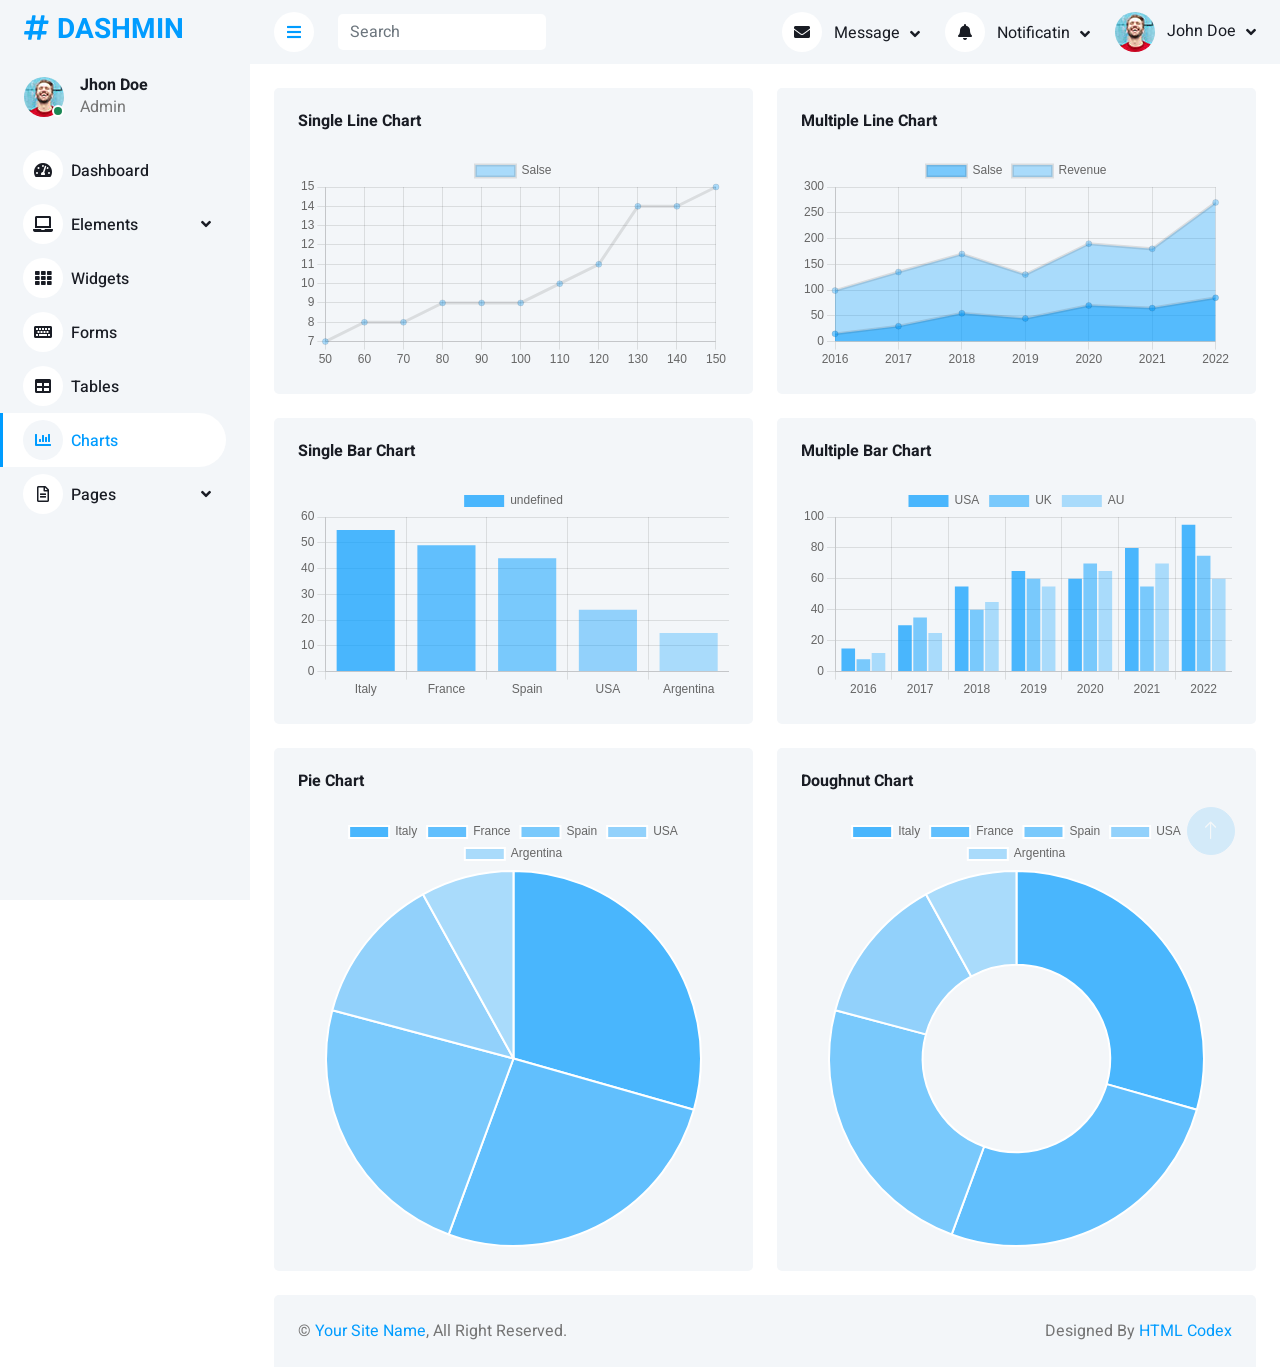
<file: admin/dashmin-1.0.0/chart.html>
<!DOCTYPE html>
<html lang="en">

<head>
    <meta charset="utf-8">
    <title>DASHMIN - Bootstrap Admin Template</title>
    <meta content="width=device-width, initial-scale=1.0" name="viewport">
    <meta content="" name="keywords">
    <meta content="" name="description">

    <!-- Favicon -->
    <link href="img/favicon.ico" rel="icon">

    <!-- Google Web Fonts -->
    <link rel="preconnect" href="https://fonts.googleapis.com">
    <link rel="preconnect" href="https://fonts.gstatic.com" crossorigin>
    <link href="https://fonts.googleapis.com/css2?family=Heebo:wght@400;500;600;700&display=swap" rel="stylesheet">
    
    <!-- Icon Font Stylesheet -->
    <link href="https://cdnjs.cloudflare.com/ajax/libs/font-awesome/5.10.0/css/all.min.css" rel="stylesheet">
    <link href="https://cdn.jsdelivr.net/npm/bootstrap-icons@1.4.1/font/bootstrap-icons.css" rel="stylesheet">

    <!-- Libraries Stylesheet -->
    <link href="lib/owlcarousel/assets/owl.carousel.min.css" rel="stylesheet">
    <link href="lib/tempusdominus/css/tempusdominus-bootstrap-4.min.css" rel="stylesheet" />

    <!-- Customized Bootstrap Stylesheet -->
    <link href="css/bootstrap.min.css" rel="stylesheet">

    <!-- Template Stylesheet -->
    <link href="css/style.css" rel="stylesheet">
</head>

<body>
    <div class="container-xxl position-relative bg-white d-flex p-0">
        <!-- Spinner Start -->
        <div id="spinner" class="show bg-white position-fixed translate-middle w-100 vh-100 top-50 start-50 d-flex align-items-center justify-content-center">
            <div class="spinner-border text-primary" style="width: 3rem; height: 3rem;" role="status">
                <span class="sr-only">Loading...</span>
            </div>
        </div>
        <!-- Spinner End -->


        <!-- Sidebar Start -->
        <div class="sidebar pe-4 pb-3">
            <nav class="navbar bg-light navbar-light">
                <a href="index.html" class="navbar-brand mx-4 mb-3">
                    <h3 class="text-primary"><i class="fa fa-hashtag me-2"></i>DASHMIN</h3>
                </a>
                <div class="d-flex align-items-center ms-4 mb-4">
                    <div class="position-relative">
                        <img class="rounded-circle" src="img/user.jpg" alt="" style="width: 40px; height: 40px;">
                        <div class="bg-success rounded-circle border border-2 border-white position-absolute end-0 bottom-0 p-1"></div>
                    </div>
                    <div class="ms-3">
                        <h6 class="mb-0">Jhon Doe</h6>
                        <span>Admin</span>
                    </div>
                </div>
                <div class="navbar-nav w-100">
                    <a href="index.html" class="nav-item nav-link"><i class="fa fa-tachometer-alt me-2"></i>Dashboard</a>
                    <div class="nav-item dropdown">
                        <a href="#" class="nav-link dropdown-toggle" data-bs-toggle="dropdown"><i class="fa fa-laptop me-2"></i>Elements</a>
                        <div class="dropdown-menu bg-transparent border-0">
                            <a href="button.html" class="dropdown-item">Buttons</a>
                            <a href="typography.html" class="dropdown-item">Typography</a>
                            <a href="element.html" class="dropdown-item">Other Elements</a>
                        </div>
                    </div>
                    <a href="widget.html" class="nav-item nav-link"><i class="fa fa-th me-2"></i>Widgets</a>
                    <a href="form.html" class="nav-item nav-link"><i class="fa fa-keyboard me-2"></i>Forms</a>
                    <a href="table.html" class="nav-item nav-link"><i class="fa fa-table me-2"></i>Tables</a>
                    <a href="chart.html" class="nav-item nav-link active"><i class="fa fa-chart-bar me-2"></i>Charts</a>
                    <div class="nav-item dropdown">
                        <a href="#" class="nav-link dropdown-toggle" data-bs-toggle="dropdown"><i class="far fa-file-alt me-2"></i>Pages</a>
                        <div class="dropdown-menu bg-transparent border-0">
                            <a href="signin.html" class="dropdown-item">Sign In</a>
                            <a href="signup.html" class="dropdown-item">Sign Up</a>
                            <a href="404.html" class="dropdown-item">404 Error</a>
                            <a href="blank.html" class="dropdown-item">Blank Page</a>
                        </div>
                    </div>
                </div>
            </nav>
        </div>
        <!-- Sidebar End -->


        <!-- Content Start -->
        <div class="content">
            <!-- Navbar Start -->
            <nav class="navbar navbar-expand bg-light navbar-light sticky-top px-4 py-0">
                <a href="index.html" class="navbar-brand d-flex d-lg-none me-4">
                    <h2 class="text-primary mb-0"><i class="fa fa-hashtag"></i></h2>
                </a>
                <a href="#" class="sidebar-toggler flex-shrink-0">
                    <i class="fa fa-bars"></i>
                </a>
                <form class="d-none d-md-flex ms-4">
                    <input class="form-control border-0" type="search" placeholder="Search">
                </form>
                <div class="navbar-nav align-items-center ms-auto">
                    <div class="nav-item dropdown">
                        <a href="#" class="nav-link dropdown-toggle" data-bs-toggle="dropdown">
                            <i class="fa fa-envelope me-lg-2"></i>
                            <span class="d-none d-lg-inline-flex">Message</span>
                        </a>
                        <div class="dropdown-menu dropdown-menu-end bg-light border-0 rounded-0 rounded-bottom m-0">
                            <a href="#" class="dropdown-item">
                                <div class="d-flex align-items-center">
                                    <img class="rounded-circle" src="img/user.jpg" alt="" style="width: 40px; height: 40px;">
                                    <div class="ms-2">
                                        <h6 class="fw-normal mb-0">Jhon send you a message</h6>
                                        <small>15 minutes ago</small>
                                    </div>
                                </div>
                            </a>
                            <hr class="dropdown-divider">
                            <a href="#" class="dropdown-item">
                                <div class="d-flex align-items-center">
                                    <img class="rounded-circle" src="img/user.jpg" alt="" style="width: 40px; height: 40px;">
                                    <div class="ms-2">
                                        <h6 class="fw-normal mb-0">Jhon send you a message</h6>
                                        <small>15 minutes ago</small>
                                    </div>
                                </div>
                            </a>
                            <hr class="dropdown-divider">
                            <a href="#" class="dropdown-item">
                                <div class="d-flex align-items-center">
                                    <img class="rounded-circle" src="img/user.jpg" alt="" style="width: 40px; height: 40px;">
                                    <div class="ms-2">
                                        <h6 class="fw-normal mb-0">Jhon send you a message</h6>
                                        <small>15 minutes ago</small>
                                    </div>
                                </div>
                            </a>
                            <hr class="dropdown-divider">
                            <a href="#" class="dropdown-item text-center">See all message</a>
                        </div>
                    </div>
                    <div class="nav-item dropdown">
                        <a href="#" class="nav-link dropdown-toggle" data-bs-toggle="dropdown">
                            <i class="fa fa-bell me-lg-2"></i>
                            <span class="d-none d-lg-inline-flex">Notificatin</span>
                        </a>
                        <div class="dropdown-menu dropdown-menu-end bg-light border-0 rounded-0 rounded-bottom m-0">
                            <a href="#" class="dropdown-item">
                                <h6 class="fw-normal mb-0">Profile updated</h6>
                                <small>15 minutes ago</small>
                            </a>
                            <hr class="dropdown-divider">
                            <a href="#" class="dropdown-item">
                                <h6 class="fw-normal mb-0">New user added</h6>
                                <small>15 minutes ago</small>
                            </a>
                            <hr class="dropdown-divider">
                            <a href="#" class="dropdown-item">
                                <h6 class="fw-normal mb-0">Password changed</h6>
                                <small>15 minutes ago</small>
                            </a>
                            <hr class="dropdown-divider">
                            <a href="#" class="dropdown-item text-center">See all notifications</a>
                        </div>
                    </div>
                    <div class="nav-item dropdown">
                        <a href="#" class="nav-link dropdown-toggle" data-bs-toggle="dropdown">
                            <img class="rounded-circle me-lg-2" src="img/user.jpg" alt="" style="width: 40px; height: 40px;">
                            <span class="d-none d-lg-inline-flex">John Doe</span>
                        </a>
                        <div class="dropdown-menu dropdown-menu-end bg-light border-0 rounded-0 rounded-bottom m-0">
                            <a href="#" class="dropdown-item">My Profile</a>
                            <a href="#" class="dropdown-item">Settings</a>
                            <a href="#" class="dropdown-item">Log Out</a>
                        </div>
                    </div>
                </div>
            </nav>
            <!-- Navbar End -->


            <!-- Chart Start -->
            <div class="container-fluid pt-4 px-4">
                <div class="row g-4">
                    <div class="col-sm-12 col-xl-6">
                        <div class="bg-light rounded h-100 p-4">
                            <h6 class="mb-4">Single Line Chart</h6>
                            <canvas id="line-chart"></canvas>
                        </div>
                    </div>
                    <div class="col-sm-12 col-xl-6">
                        <div class="bg-light rounded h-100 p-4">
                            <h6 class="mb-4">Multiple Line Chart</h6>
                            <canvas id="salse-revenue"></canvas>
                        </div>
                    </div>
                    <div class="col-sm-12 col-xl-6">
                        <div class="bg-light rounded h-100 p-4">
                            <h6 class="mb-4">Single Bar Chart</h6>
                            <canvas id="bar-chart"></canvas>
                        </div>
                    </div>
                    <div class="col-sm-12 col-xl-6">
                        <div class="bg-light rounded h-100 p-4">
                            <h6 class="mb-4">Multiple Bar Chart</h6>
                            <canvas id="worldwide-sales"></canvas>
                        </div>
                    </div>
                    <div class="col-sm-12 col-xl-6">
                        <div class="bg-light rounded h-100 p-4">
                            <h6 class="mb-4">Pie Chart</h6>
                            <canvas id="pie-chart"></canvas>
                        </div>
                    </div>
                    <div class="col-sm-12 col-xl-6">
                        <div class="bg-light rounded h-100 p-4">
                            <h6 class="mb-4">Doughnut Chart</h6>
                            <canvas id="doughnut-chart"></canvas>
                        </div>
                    </div>
                </div>
            </div>
            <!-- Chart End -->


            <!-- Footer Start -->
            <div class="container-fluid pt-4 px-4">
                <div class="bg-light rounded-top p-4">
                    <div class="row">
                        <div class="col-12 col-sm-6 text-center text-sm-start">
                            &copy; <a href="#">Your Site Name</a>, All Right Reserved. 
                        </div>
                        <div class="col-12 col-sm-6 text-center text-sm-end">
                            <!--/*** This template is free as long as you keep the footer author’s credit link/attribution link/backlink. If you'd like to use the template without the footer author’s credit link/attribution link/backlink, you can purchase the Credit Removal License from "https://htmlcodex.com/credit-removal". Thank you for your support. ***/-->
                            Designed By <a href="https://htmlcodex.com">HTML Codex</a>
                        </div>
                    </div>
                </div>
            </div>
            <!-- Footer End -->
        </div>
        <!-- Content End -->


        <!-- Back to Top -->
        <a href="#" class="btn btn-lg btn-primary btn-lg-square back-to-top"><i class="bi bi-arrow-up"></i></a>
    </div>

    <!-- JavaScript Libraries -->
    <script src="https://code.jquery.com/jquery-3.4.1.min.js"></script>
    <script src="https://cdn.jsdelivr.net/npm/bootstrap@5.0.0/dist/js/bootstrap.bundle.min.js"></script>
    <script src="lib/chart/chart.min.js"></script>
    <script src="lib/easing/easing.min.js"></script>
    <script src="lib/waypoints/waypoints.min.js"></script>
    <script src="lib/owlcarousel/owl.carousel.min.js"></script>
    <script src="lib/tempusdominus/js/moment.min.js"></script>
    <script src="lib/tempusdominus/js/moment-timezone.min.js"></script>
    <script src="lib/tempusdominus/js/tempusdominus-bootstrap-4.min.js"></script>

    <!-- Template Javascript -->
    <script src="js/main.js"></script>
</body>

</html>
</file>
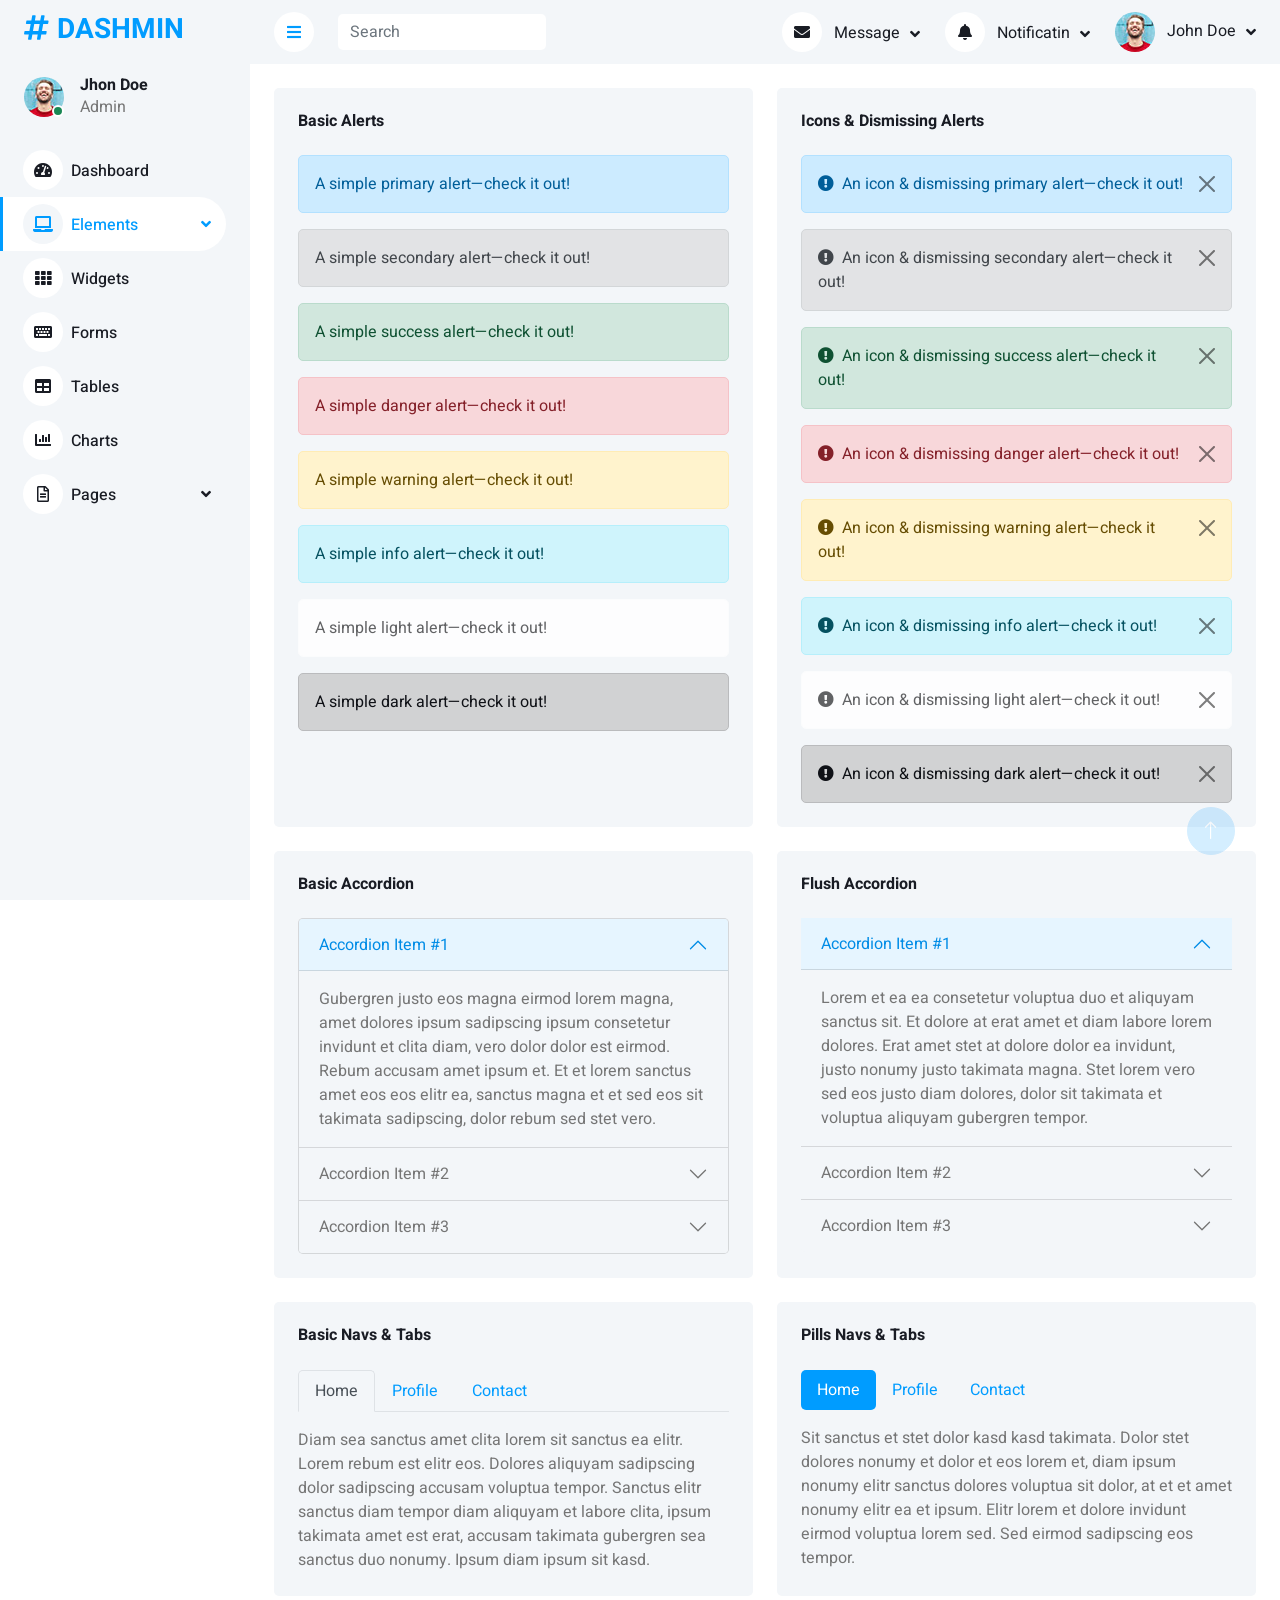
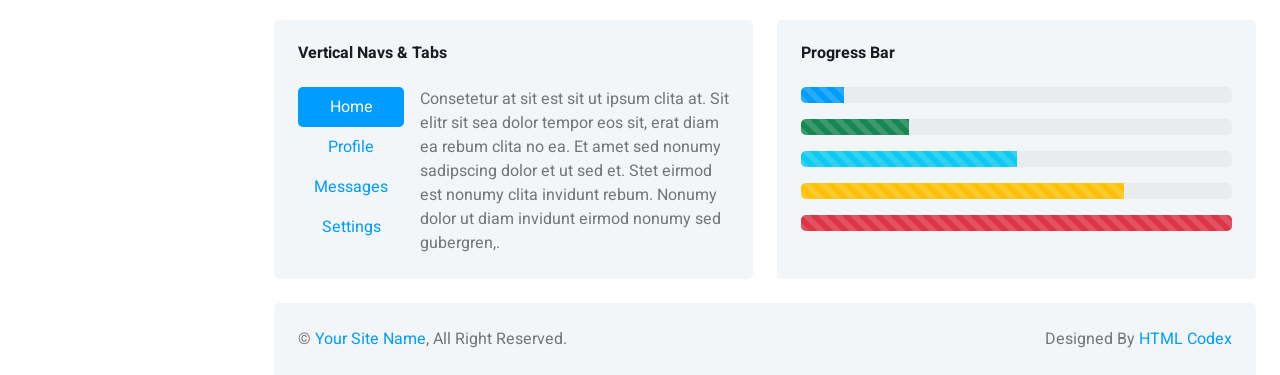
<file: admin/dashmin-1.0.0/element.html>
<!DOCTYPE html>
<html lang="en">

<head>
    <meta charset="utf-8">
    <title>DASHMIN - Bootstrap Admin Template</title>
    <meta content="width=device-width, initial-scale=1.0" name="viewport">
    <meta content="" name="keywords">
    <meta content="" name="description">

    <!-- Favicon -->
    <link href="img/favicon.ico" rel="icon">

    <!-- Google Web Fonts -->
    <link rel="preconnect" href="https://fonts.googleapis.com">
    <link rel="preconnect" href="https://fonts.gstatic.com" crossorigin>
    <link href="https://fonts.googleapis.com/css2?family=Heebo:wght@400;500;600;700&display=swap" rel="stylesheet">
    
    <!-- Icon Font Stylesheet -->
    <link href="https://cdnjs.cloudflare.com/ajax/libs/font-awesome/5.10.0/css/all.min.css" rel="stylesheet">
    <link href="https://cdn.jsdelivr.net/npm/bootstrap-icons@1.4.1/font/bootstrap-icons.css" rel="stylesheet">

    <!-- Libraries Stylesheet -->
    <link href="lib/owlcarousel/assets/owl.carousel.min.css" rel="stylesheet">
    <link href="lib/tempusdominus/css/tempusdominus-bootstrap-4.min.css" rel="stylesheet" />

    <!-- Customized Bootstrap Stylesheet -->
    <link href="css/bootstrap.min.css" rel="stylesheet">

    <!-- Template Stylesheet -->
    <link href="css/style.css" rel="stylesheet">
</head>

<body>
    <div class="container-xxl position-relative bg-white d-flex p-0">
        <!-- Spinner Start -->
        <div id="spinner" class="show bg-white position-fixed translate-middle w-100 vh-100 top-50 start-50 d-flex align-items-center justify-content-center">
            <div class="spinner-border text-primary" style="width: 3rem; height: 3rem;" role="status">
                <span class="sr-only">Loading...</span>
            </div>
        </div>
        <!-- Spinner End -->


        <!-- Sidebar Start -->
        <div class="sidebar pe-4 pb-3">
            <nav class="navbar bg-light navbar-light">
                <a href="index.html" class="navbar-brand mx-4 mb-3">
                    <h3 class="text-primary"><i class="fa fa-hashtag me-2"></i>DASHMIN</h3>
                </a>
                <div class="d-flex align-items-center ms-4 mb-4">
                    <div class="position-relative">
                        <img class="rounded-circle" src="img/user.jpg" alt="" style="width: 40px; height: 40px;">
                        <div class="bg-success rounded-circle border border-2 border-white position-absolute end-0 bottom-0 p-1"></div>
                    </div>
                    <div class="ms-3">
                        <h6 class="mb-0">Jhon Doe</h6>
                        <span>Admin</span>
                    </div>
                </div>
                <div class="navbar-nav w-100">
                    <a href="index.html" class="nav-item nav-link"><i class="fa fa-tachometer-alt me-2"></i>Dashboard</a>
                    <div class="nav-item dropdown">
                        <a href="#" class="nav-link dropdown-toggle active" data-bs-toggle="dropdown"><i class="fa fa-laptop me-2"></i>Elements</a>
                        <div class="dropdown-menu bg-transparent border-0">
                            <a href="button.html" class="dropdown-item">Buttons</a>
                            <a href="typography.html" class="dropdown-item">Typography</a>
                            <a href="element.html" class="dropdown-item active">Other Elements</a>
                        </div>
                    </div>
                    <a href="widget.html" class="nav-item nav-link"><i class="fa fa-th me-2"></i>Widgets</a>
                    <a href="form.html" class="nav-item nav-link"><i class="fa fa-keyboard me-2"></i>Forms</a>
                    <a href="table.html" class="nav-item nav-link"><i class="fa fa-table me-2"></i>Tables</a>
                    <a href="chart.html" class="nav-item nav-link"><i class="fa fa-chart-bar me-2"></i>Charts</a>
                    <div class="nav-item dropdown">
                        <a href="#" class="nav-link dropdown-toggle" data-bs-toggle="dropdown"><i class="far fa-file-alt me-2"></i>Pages</a>
                        <div class="dropdown-menu bg-transparent border-0">
                            <a href="signin.html" class="dropdown-item">Sign In</a>
                            <a href="signup.html" class="dropdown-item">Sign Up</a>
                            <a href="404.html" class="dropdown-item">404 Error</a>
                            <a href="blank.html" class="dropdown-item">Blank Page</a>
                        </div>
                    </div>
                </div>
            </nav>
        </div>
        <!-- Sidebar End -->


        <!-- Content Start -->
        <div class="content">
            <!-- Navbar Start -->
            <nav class="navbar navbar-expand bg-light navbar-light sticky-top px-4 py-0">
                <a href="index.html" class="navbar-brand d-flex d-lg-none me-4">
                    <h2 class="text-primary mb-0"><i class="fa fa-hashtag"></i></h2>
                </a>
                <a href="#" class="sidebar-toggler flex-shrink-0">
                    <i class="fa fa-bars"></i>
                </a>
                <form class="d-none d-md-flex ms-4">
                    <input class="form-control border-0" type="search" placeholder="Search">
                </form>
                <div class="navbar-nav align-items-center ms-auto">
                    <div class="nav-item dropdown">
                        <a href="#" class="nav-link dropdown-toggle" data-bs-toggle="dropdown">
                            <i class="fa fa-envelope me-lg-2"></i>
                            <span class="d-none d-lg-inline-flex">Message</span>
                        </a>
                        <div class="dropdown-menu dropdown-menu-end bg-light border-0 rounded-0 rounded-bottom m-0">
                            <a href="#" class="dropdown-item">
                                <div class="d-flex align-items-center">
                                    <img class="rounded-circle" src="img/user.jpg" alt="" style="width: 40px; height: 40px;">
                                    <div class="ms-2">
                                        <h6 class="fw-normal mb-0">Jhon send you a message</h6>
                                        <small>15 minutes ago</small>
                                    </div>
                                </div>
                            </a>
                            <hr class="dropdown-divider">
                            <a href="#" class="dropdown-item">
                                <div class="d-flex align-items-center">
                                    <img class="rounded-circle" src="img/user.jpg" alt="" style="width: 40px; height: 40px;">
                                    <div class="ms-2">
                                        <h6 class="fw-normal mb-0">Jhon send you a message</h6>
                                        <small>15 minutes ago</small>
                                    </div>
                                </div>
                            </a>
                            <hr class="dropdown-divider">
                            <a href="#" class="dropdown-item">
                                <div class="d-flex align-items-center">
                                    <img class="rounded-circle" src="img/user.jpg" alt="" style="width: 40px; height: 40px;">
                                    <div class="ms-2">
                                        <h6 class="fw-normal mb-0">Jhon send you a message</h6>
                                        <small>15 minutes ago</small>
                                    </div>
                                </div>
                            </a>
                            <hr class="dropdown-divider">
                            <a href="#" class="dropdown-item text-center">See all message</a>
                        </div>
                    </div>
                    <div class="nav-item dropdown">
                        <a href="#" class="nav-link dropdown-toggle" data-bs-toggle="dropdown">
                            <i class="fa fa-bell me-lg-2"></i>
                            <span class="d-none d-lg-inline-flex">Notificatin</span>
                        </a>
                        <div class="dropdown-menu dropdown-menu-end bg-light border-0 rounded-0 rounded-bottom m-0">
                            <a href="#" class="dropdown-item">
                                <h6 class="fw-normal mb-0">Profile updated</h6>
                                <small>15 minutes ago</small>
                            </a>
                            <hr class="dropdown-divider">
                            <a href="#" class="dropdown-item">
                                <h6 class="fw-normal mb-0">New user added</h6>
                                <small>15 minutes ago</small>
                            </a>
                            <hr class="dropdown-divider">
                            <a href="#" class="dropdown-item">
                                <h6 class="fw-normal mb-0">Password changed</h6>
                                <small>15 minutes ago</small>
                            </a>
                            <hr class="dropdown-divider">
                            <a href="#" class="dropdown-item text-center">See all notifications</a>
                        </div>
                    </div>
                    <div class="nav-item dropdown">
                        <a href="#" class="nav-link dropdown-toggle" data-bs-toggle="dropdown">
                            <img class="rounded-circle me-lg-2" src="img/user.jpg" alt="" style="width: 40px; height: 40px;">
                            <span class="d-none d-lg-inline-flex">John Doe</span>
                        </a>
                        <div class="dropdown-menu dropdown-menu-end bg-light border-0 rounded-0 rounded-bottom m-0">
                            <a href="#" class="dropdown-item">My Profile</a>
                            <a href="#" class="dropdown-item">Settings</a>
                            <a href="#" class="dropdown-item">Log Out</a>
                        </div>
                    </div>
                </div>
            </nav>
            <!-- Navbar End -->


            <!-- Other Elements Start -->
            <div class="container-fluid pt-4 px-4">
                <div class="row g-4">
                    <div class="col-sm-12 col-xl-6">
                        <div class="bg-light rounded h-100 p-4">
                            <h6 class="mb-4">Basic Alerts</h6>
                            <div class="alert alert-primary" role="alert">
                                A simple primary alert—check it out!
                            </div>
                            <div class="alert alert-secondary" role="alert">
                                A simple secondary alert—check it out!
                            </div>
                            <div class="alert alert-success" role="alert">
                                A simple success alert—check it out!
                            </div>
                            <div class="alert alert-danger" role="alert">
                                A simple danger alert—check it out!
                            </div>
                            <div class="alert alert-warning" role="alert">
                                A simple warning alert—check it out!
                            </div>
                            <div class="alert alert-info" role="alert">
                                A simple info alert—check it out!
                            </div>
                            <div class="alert alert-light" role="alert">
                                A simple light alert—check it out!
                            </div>
                            <div class="alert alert-dark mb-0" role="alert">
                                A simple dark alert—check it out!
                            </div>
                        </div>
                    </div>
                    <div class="col-sm-12 col-xl-6">
                        <div class="bg-light rounded h-100 p-4">
                            <h6 class="mb-4">Icons & Dismissing Alerts</h6>
                            <div class="alert alert-primary alert-dismissible fade show" role="alert">
                                <i class="fa fa-exclamation-circle me-2"></i>An icon & dismissing primary alert—check it out!
                                <button type="button" class="btn-close" data-bs-dismiss="alert" aria-label="Close"></button>
                            </div>
                            <div class="alert alert-secondary alert-dismissible fade show" role="alert">
                                <i class="fa fa-exclamation-circle me-2"></i>An icon & dismissing secondary alert—check it out!
                                <button type="button" class="btn-close" data-bs-dismiss="alert" aria-label="Close"></button>
                            </div>
                            <div class="alert alert-success alert-dismissible fade show" role="alert">
                                <i class="fa fa-exclamation-circle me-2"></i>An icon & dismissing success alert—check it out!
                                <button type="button" class="btn-close" data-bs-dismiss="alert" aria-label="Close"></button>
                            </div>
                            <div class="alert alert-danger alert-dismissible fade show" role="alert">
                                <i class="fa fa-exclamation-circle me-2"></i>An icon & dismissing danger alert—check it out!
                                <button type="button" class="btn-close" data-bs-dismiss="alert" aria-label="Close"></button>
                            </div>
                            <div class="alert alert-warning alert-dismissible fade show" role="alert">
                                <i class="fa fa-exclamation-circle me-2"></i>An icon & dismissing warning alert—check it out!
                                <button type="button" class="btn-close" data-bs-dismiss="alert" aria-label="Close"></button>
                            </div>
                            <div class="alert alert-info alert-dismissible fade show" role="alert">
                                <i class="fa fa-exclamation-circle me-2"></i>An icon & dismissing info alert—check it out!
                                <button type="button" class="btn-close" data-bs-dismiss="alert" aria-label="Close"></button>
                            </div>
                            <div class="alert alert-light alert-dismissible fade show" role="alert">
                                <i class="fa fa-exclamation-circle me-2"></i>An icon & dismissing light alert—check it out!
                                <button type="button" class="btn-close" data-bs-dismiss="alert" aria-label="Close"></button>
                            </div>
                            <div class="alert alert-dark alert-dismissible fade show mb-0" role="alert">
                                <i class="fa fa-exclamation-circle me-2"></i>An icon & dismissing dark alert—check it out!
                                <button type="button" class="btn-close" data-bs-dismiss="alert" aria-label="Close"></button>
                            </div>
                        </div>
                    </div>
                    <div class="col-sm-12 col-xl-6">
                        <div class="bg-light rounded h-100 p-4">
                            <h6 class="mb-4">Basic Accordion</h6>
                            <div class="accordion" id="accordionExample">
                                <div class="accordion-item">
                                    <h2 class="accordion-header" id="headingOne">
                                        <button class="accordion-button" type="button" data-bs-toggle="collapse"
                                            data-bs-target="#collapseOne" aria-expanded="true"
                                            aria-controls="collapseOne">
                                            Accordion Item #1
                                        </button>
                                    </h2>
                                    <div id="collapseOne" class="accordion-collapse collapse show"
                                        aria-labelledby="headingOne" data-bs-parent="#accordionExample">
                                        <div class="accordion-body">
                                            Gubergren justo eos magna eirmod lorem magna, amet dolores ipsum sadipscing ipsum consetetur invidunt et clita diam, vero dolor dolor est eirmod. Rebum accusam amet ipsum et. Et et lorem sanctus amet eos eos elitr ea, sanctus magna et et sed eos sit takimata sadipscing, dolor rebum sed stet vero.
                                        </div>
                                    </div>
                                </div>
                                <div class="accordion-item">
                                    <h2 class="accordion-header" id="headingTwo">
                                        <button class="accordion-button collapsed" type="button"
                                            data-bs-toggle="collapse" data-bs-target="#collapseTwo"
                                            aria-expanded="false" aria-controls="collapseTwo">
                                            Accordion Item #2
                                        </button>
                                    </h2>
                                    <div id="collapseTwo" class="accordion-collapse collapse"
                                        aria-labelledby="headingTwo" data-bs-parent="#accordionExample">
                                        <div class="accordion-body">
                                            Voluptua sit dolores consetetur ea et diam est et takimata. Et erat sadipscing dolores et stet diam ut ut diam, sit aliquyam no magna et dolore lorem dolor sit. Lorem lorem sed sed duo, eirmod sit diam ipsum sit erat, lorem sit dolor diam amet ea aliquyam tempor rebum invidunt,.
                                        </div>
                                    </div>
                                </div>
                                <div class="accordion-item">
                                    <h2 class="accordion-header" id="headingThree">
                                        <button class="accordion-button collapsed" type="button"
                                            data-bs-toggle="collapse" data-bs-target="#collapseThree"
                                            aria-expanded="false" aria-controls="collapseThree">
                                            Accordion Item #3
                                        </button>
                                    </h2>
                                    <div id="collapseThree" class="accordion-collapse collapse"
                                        aria-labelledby="headingThree" data-bs-parent="#accordionExample">
                                        <div class="accordion-body">
                                            Dolore eos dolor tempor justo sea eos amet eos kasd dolor, et diam tempor lorem dolores vero. Stet dolore gubergren nonumy diam. Consetetur sit takimata magna invidunt, dolore sea amet consetetur ea et rebum, invidunt et amet sit sea. Dolor eirmod sed magna sadipscing sadipscing lorem lorem sed, sit lorem.
                                        </div>
                                    </div>
                                </div>
                            </div>
                        </div>
                    </div>
                    <div class="col-sm-12 col-xl-6">
                        <div class="bg-light rounded h-100 p-4">
                            <h6 class="mb-4">Flush Accordion</h6>
                            <div class="accordion accordion-flush" id="accordionFlushExample">
                                <div class="accordion-item">
                                    <h2 class="accordion-header" id="flush-headingOne">
                                        <button class="accordion-button" type="button"
                                            data-bs-toggle="collapse" data-bs-target="#flush-collapseOne"
                                            aria-expanded="true" aria-controls="flush-collapseOne">
                                            Accordion Item #1
                                        </button>
                                    </h2>
                                    <div id="flush-collapseOne" class="accordion-collapse collapse show"
                                        aria-labelledby="flush-headingOne" data-bs-parent="#accordionFlushExample">
                                        <div class="accordion-body">
                                            Lorem et ea ea consetetur voluptua duo et aliquyam sanctus sit. Et dolore at erat amet et diam labore lorem dolores. Erat amet stet at dolore dolor ea invidunt, justo nonumy justo takimata magna. Stet lorem vero sed eos justo diam dolores, dolor sit takimata et voluptua aliquyam gubergren tempor.
                                        </div>
                                    </div>
                                </div>
                                <div class="accordion-item">
                                    <h2 class="accordion-header" id="flush-headingTwo">
                                        <button class="accordion-button collapsed" type="button"
                                            data-bs-toggle="collapse" data-bs-target="#flush-collapseTwo"
                                            aria-expanded="false" aria-controls="flush-collapseTwo">
                                            Accordion Item #2
                                        </button>
                                    </h2>
                                    <div id="flush-collapseTwo" class="accordion-collapse collapse"
                                        aria-labelledby="flush-headingTwo" data-bs-parent="#accordionFlushExample">
                                        <div class="accordion-body">
                                            Sea diam dolore aliquyam aliquyam diam et consetetur et. Accusam amet no invidunt invidunt et consetetur, magna ut nonumy kasd erat tempor dolor et. Diam magna dolor sed amet duo dolores magna vero. Amet sit sadipscing ea diam clita lorem sit. Vero et et et tempor diam. Ipsum eirmod sit.
                                        </div>
                                    </div>
                                </div>
                                <div class="accordion-item">
                                    <h2 class="accordion-header" id="flush-headingThree">
                                        <button class="accordion-button collapsed" type="button"
                                            data-bs-toggle="collapse" data-bs-target="#flush-collapseThree"
                                            aria-expanded="false" aria-controls="flush-collapseThree">
                                            Accordion Item #3
                                        </button>
                                    </h2>
                                    <div id="flush-collapseThree" class="accordion-collapse collapse"
                                        aria-labelledby="flush-headingThree" data-bs-parent="#accordionFlushExample">
                                        <div class="accordion-body">
                                            Sea sea sit sanctus magna gubergren kasd, magna justo ea lorem lorem. Elitr aliquyam ipsum clita consetetur duo at nonumy invidunt, invidunt eos dolore vero sit amet amet magna tempor clita, takimata diam justo stet erat et vero erat. Sit ipsum eirmod sea ut vero dolores sea clita nonumy, no.
                                        </div>
                                    </div>
                                </div>
                            </div>
                        </div>
                    </div>
                    <div class="col-sm-12 col-xl-6">
                        <div class="bg-light rounded h-100 p-4">
                            <h6 class="mb-4">Basic Navs & Tabs</h6>
                            <nav>
                                <div class="nav nav-tabs" id="nav-tab" role="tablist">
                                    <button class="nav-link active" id="nav-home-tab" data-bs-toggle="tab"
                                        data-bs-target="#nav-home" type="button" role="tab" aria-controls="nav-home"
                                        aria-selected="true">Home</button>
                                    <button class="nav-link" id="nav-profile-tab" data-bs-toggle="tab"
                                        data-bs-target="#nav-profile" type="button" role="tab"
                                        aria-controls="nav-profile" aria-selected="false">Profile</button>
                                    <button class="nav-link" id="nav-contact-tab" data-bs-toggle="tab"
                                        data-bs-target="#nav-contact" type="button" role="tab"
                                        aria-controls="nav-contact" aria-selected="false">Contact</button>
                                </div>
                            </nav>
                            <div class="tab-content pt-3" id="nav-tabContent">
                                <div class="tab-pane fade show active" id="nav-home" role="tabpanel" aria-labelledby="nav-home-tab">
                                    Diam sea sanctus amet clita lorem sit sanctus ea elitr. Lorem rebum est elitr eos. Dolores aliquyam sadipscing dolor sadipscing accusam voluptua tempor. Sanctus elitr sanctus diam tempor diam aliquyam et labore clita, ipsum takimata amet est erat, accusam takimata gubergren sea sanctus duo nonumy. Ipsum diam ipsum sit kasd.
                                </div>
                                <div class="tab-pane fade" id="nav-profile" role="tabpanel" aria-labelledby="nav-profile-tab">
                                    Sanctus vero sit kasd sea gubergren takimata consetetur elitr elitr, consetetur sadipscing takimata ipsum dolores. Accusam duo accusam et labore ea elitr ipsum tempor sit, dolore aliquyam ipsum sit amet sit. Et dolore ipsum labore invidunt rebum. Sed dolore gubergren sanctus vero diam lorem rebum elitr, erat diam dolor clita.
                                </div>
                                <div class="tab-pane fade" id="nav-contact" role="tabpanel" aria-labelledby="nav-contact-tab">
                                    Sit consetetur eirmod lorem ea magna sadipscing ipsum elitr invidunt, dolores lorem erat ipsum ut aliquyam eos lorem sed. Nonumy aliquyam ea justo eos dolores dolores duo dolores. Aliquyam dolor sea dolores sit takimata no erat vero. At lorem justo tempor lorem duo, stet kasd aliquyam ipsum voluptua labore at.
                                </div>
                            </div>
                        </div>
                    </div>
                    <div class="col-sm-12 col-xl-6">
                        <div class="bg-light rounded h-100 p-4">
                            <h6 class="mb-4">Pills Navs & Tabs</h6>
                            <ul class="nav nav-pills mb-3" id="pills-tab" role="tablist">
                                <li class="nav-item" role="presentation">
                                    <button class="nav-link active" id="pills-home-tab" data-bs-toggle="pill"
                                        data-bs-target="#pills-home" type="button" role="tab" aria-controls="pills-home"
                                        aria-selected="true">Home</button>
                                </li>
                                <li class="nav-item" role="presentation">
                                    <button class="nav-link" id="pills-profile-tab" data-bs-toggle="pill"
                                        data-bs-target="#pills-profile" type="button" role="tab"
                                        aria-controls="pills-profile" aria-selected="false">Profile</button>
                                </li>
                                <li class="nav-item" role="presentation">
                                    <button class="nav-link" id="pills-contact-tab" data-bs-toggle="pill"
                                        data-bs-target="#pills-contact" type="button" role="tab"
                                        aria-controls="pills-contact" aria-selected="false">Contact</button>
                                </li>
                            </ul>
                            <div class="tab-content" id="pills-tabContent">
                                <div class="tab-pane fade show active" id="pills-home" role="tabpanel" aria-labelledby="pills-home-tab">
                                    Sit sanctus et stet dolor kasd kasd takimata. Dolor stet dolores nonumy et dolor et eos lorem et, diam ipsum nonumy elitr sanctus dolores voluptua sit dolor, at et et amet nonumy elitr ea et ipsum. Elitr lorem et dolore invidunt eirmod voluptua lorem sed. Sed eirmod sadipscing eos tempor.
                                </div>
                                <div class="tab-pane fade" id="pills-profile" role="tabpanel" aria-labelledby="pills-profile-tab">
                                    Invidunt rebum voluptua lorem eirmod dolore. Amet no sed sanctus lorem ea. Nonumy sit stet sit magna. Rebum rebum ipsum clita erat consetetur, sit dolor sit clita et amet. Est et clita dolore takimata, sea dolores tempor erat consetetur lorem. Consetetur sea sadipscing dolor et dolores et stet, tempor elitr.
                                </div>
                                <div class="tab-pane fade" id="pills-contact" role="tabpanel" aria-labelledby="pills-contact-tab">
                                    Et diam et est sed vero ipsum voluptua dolor et, sit eos justo ipsum no ipsum amet sed aliquyam dolore, ut ipsum sanctus et consetetur. Sit ea sit clita lorem ea gubergren. Et dolore vero sanctus voluptua ipsum sadipscing amet at. Et sed dolore voluptua dolor eos tempor, erat amet.
                                </div>
                            </div>
                        </div>
                    </div>
                    <div class="col-sm-12 col-xl-6">
                        <div class="bg-light rounded h-100 p-4">
                            <h6 class="mb-4">Vertical Navs & Tabs</h6>
                            <div class="d-flex align-items-start">
                                <div class="nav flex-column nav-pills me-3" id="v-pills-tab" role="tablist"
                                    aria-orientation="vertical">
                                    <button class="nav-link active" id="v-pills-home-tab" data-bs-toggle="pill"
                                        data-bs-target="#v-pills-home" type="button" role="tab"
                                        aria-controls="v-pills-home" aria-selected="true">Home</button>
                                    <button class="nav-link" id="v-pills-profile-tab" data-bs-toggle="pill"
                                        data-bs-target="#v-pills-profile" type="button" role="tab"
                                        aria-controls="v-pills-profile" aria-selected="false">Profile</button>
                                    <button class="nav-link" id="v-pills-messages-tab" data-bs-toggle="pill"
                                        data-bs-target="#v-pills-messages" type="button" role="tab"
                                        aria-controls="v-pills-messages" aria-selected="false">Messages</button>
                                    <button class="nav-link" id="v-pills-settings-tab" data-bs-toggle="pill"
                                        data-bs-target="#v-pills-settings" type="button" role="tab"
                                        aria-controls="v-pills-settings" aria-selected="false">Settings</button>
                                </div>
                                <div class="tab-content" id="v-pills-tabContent">
                                    <div class="tab-pane fade show active" id="v-pills-home" role="tabpanel" aria-labelledby="v-pills-home-tab">
                                        Consetetur at sit est sit ut ipsum clita at. Sit elitr sit sea dolor tempor eos sit, erat diam ea rebum clita no ea. Et amet sed nonumy sadipscing dolor et ut sed et. Stet eirmod est nonumy clita invidunt rebum. Nonumy dolor ut diam invidunt eirmod nonumy sed gubergren,.
                                    </div>
                                    <div class="tab-pane fade" id="v-pills-profile" role="tabpanel" aria-labelledby="v-pills-profile-tab">
                                        Tempor et kasd accusam duo et dolor no accusam dolore, dolor sed voluptua duo no, sit et stet lorem dolor ipsum tempor consetetur vero, consetetur est eos sit eirmod erat diam accusam sadipscing sit. Takimata erat ea eirmod tempor elitr dolore sadipscing kasd justo, elitr tempor sed eos sadipscing magna.
                                    </div>
                                    <div class="tab-pane fade" id="v-pills-messages" role="tabpanel" aria-labelledby="v-pills-messages-tab">
                                        Sed kasd kasd ea clita sed lorem amet tempor est voluptua, labore stet dolores gubergren clita lorem sed nonumy at. Dolores et ut erat voluptua. Est voluptua stet accusam rebum, elitr amet sit takimata sea eirmod. Sanctus elitr amet sit dolore sea stet et ut. Dolor et sanctus elitr ut.
                                    </div>
                                    <div class="tab-pane fade" id="v-pills-settings" role="tabpanel" aria-labelledby="v-pills-settings-tab">
                                        Sit et vero kasd sea et at, aliquyam takimata et et est, labore et takimata sed ut stet sanctus, nonumy dolor invidunt sit labore et, amet et dolor sit dolor tempor et dolor ipsum nonumy, accusam clita sadipscing ut et labore labore est, dolore accusam vero at est sit. Invidunt.
                                    </div>
                                </div>
                            </div>
                        </div>
                    </div>
                    <div class="col-sm-12 col-xl-6">
                        <div class="bg-light rounded h-100 p-4">
                            <h6 class="mb-4">Progress Bar</h6>
                            <div class="pg-bar mb-3">
                                <div class="progress">
                                    <div class="progress-bar progress-bar-striped" role="progressbar" aria-valuenow="10" aria-valuemin="0" aria-valuemax="100"></div>
                                </div>
                            </div>
                            <div class="pg-bar mb-3">
                                <div class="progress">
                                    <div class="progress-bar progress-bar-striped bg-success" role="progressbar" aria-valuenow="25" aria-valuemin="0" aria-valuemax="100"></div>
                                </div>
                            </div>
                            <div class="pg-bar mb-3">
                                <div class="progress">
                                    <div class="progress-bar progress-bar-striped bg-info" role="progressbar" aria-valuenow="50" aria-valuemin="0" aria-valuemax="100"></div>
                                </div>
                            </div>
                            <div class="pg-bar mb-3">
                                <div class="progress">
                                    <div class="progress-bar progress-bar-striped bg-warning" role="progressbar" aria-valuenow="75" aria-valuemin="0" aria-valuemax="100"></div>
                                </div>
                            </div>
                            <div class="pg-bar mb-0">
                                <div class="progress">
                                    <div class="progress-bar progress-bar-striped bg-danger" role="progressbar" aria-valuenow="100" aria-valuemin="0" aria-valuemax="100"></div>
                                </div>
                            </div>
                        </div>
                    </div>
                </div>
            </div>
            <!-- Other Elements End -->


            <!-- Footer Start -->
            <div class="container-fluid pt-4 px-4">
                <div class="bg-light rounded-top p-4">
                    <div class="row">
                        <div class="col-12 col-sm-6 text-center text-sm-start">
                            &copy; <a href="#">Your Site Name</a>, All Right Reserved. 
                        </div>
                        <div class="col-12 col-sm-6 text-center text-sm-end">
                            <!--/*** This template is free as long as you keep the footer author’s credit link/attribution link/backlink. If you'd like to use the template without the footer author’s credit link/attribution link/backlink, you can purchase the Credit Removal License from "https://htmlcodex.com/credit-removal". Thank you for your support. ***/-->
                            Designed By <a href="https://htmlcodex.com">HTML Codex</a>
                        </div>
                    </div>
                </div>
            </div>
            <!-- Footer End -->
        </div>
        <!-- Content End -->


        <!-- Back to Top -->
        <a href="#" class="btn btn-lg btn-primary btn-lg-square back-to-top"><i class="bi bi-arrow-up"></i></a>
    </div>

    <!-- JavaScript Libraries -->
    <script src="https://code.jquery.com/jquery-3.4.1.min.js"></script>
    <script src="https://cdn.jsdelivr.net/npm/bootstrap@5.0.0/dist/js/bootstrap.bundle.min.js"></script>
    <script src="lib/chart/chart.min.js"></script>
    <script src="lib/easing/easing.min.js"></script>
    <script src="lib/waypoints/waypoints.min.js"></script>
    <script src="lib/owlcarousel/owl.carousel.min.js"></script>
    <script src="lib/tempusdominus/js/moment.min.js"></script>
    <script src="lib/tempusdominus/js/moment-timezone.min.js"></script>
    <script src="lib/tempusdominus/js/tempusdominus-bootstrap-4.min.js"></script>

    <!-- Template Javascript -->
    <script src="js/main.js"></script>
</body>

</html>
</file>
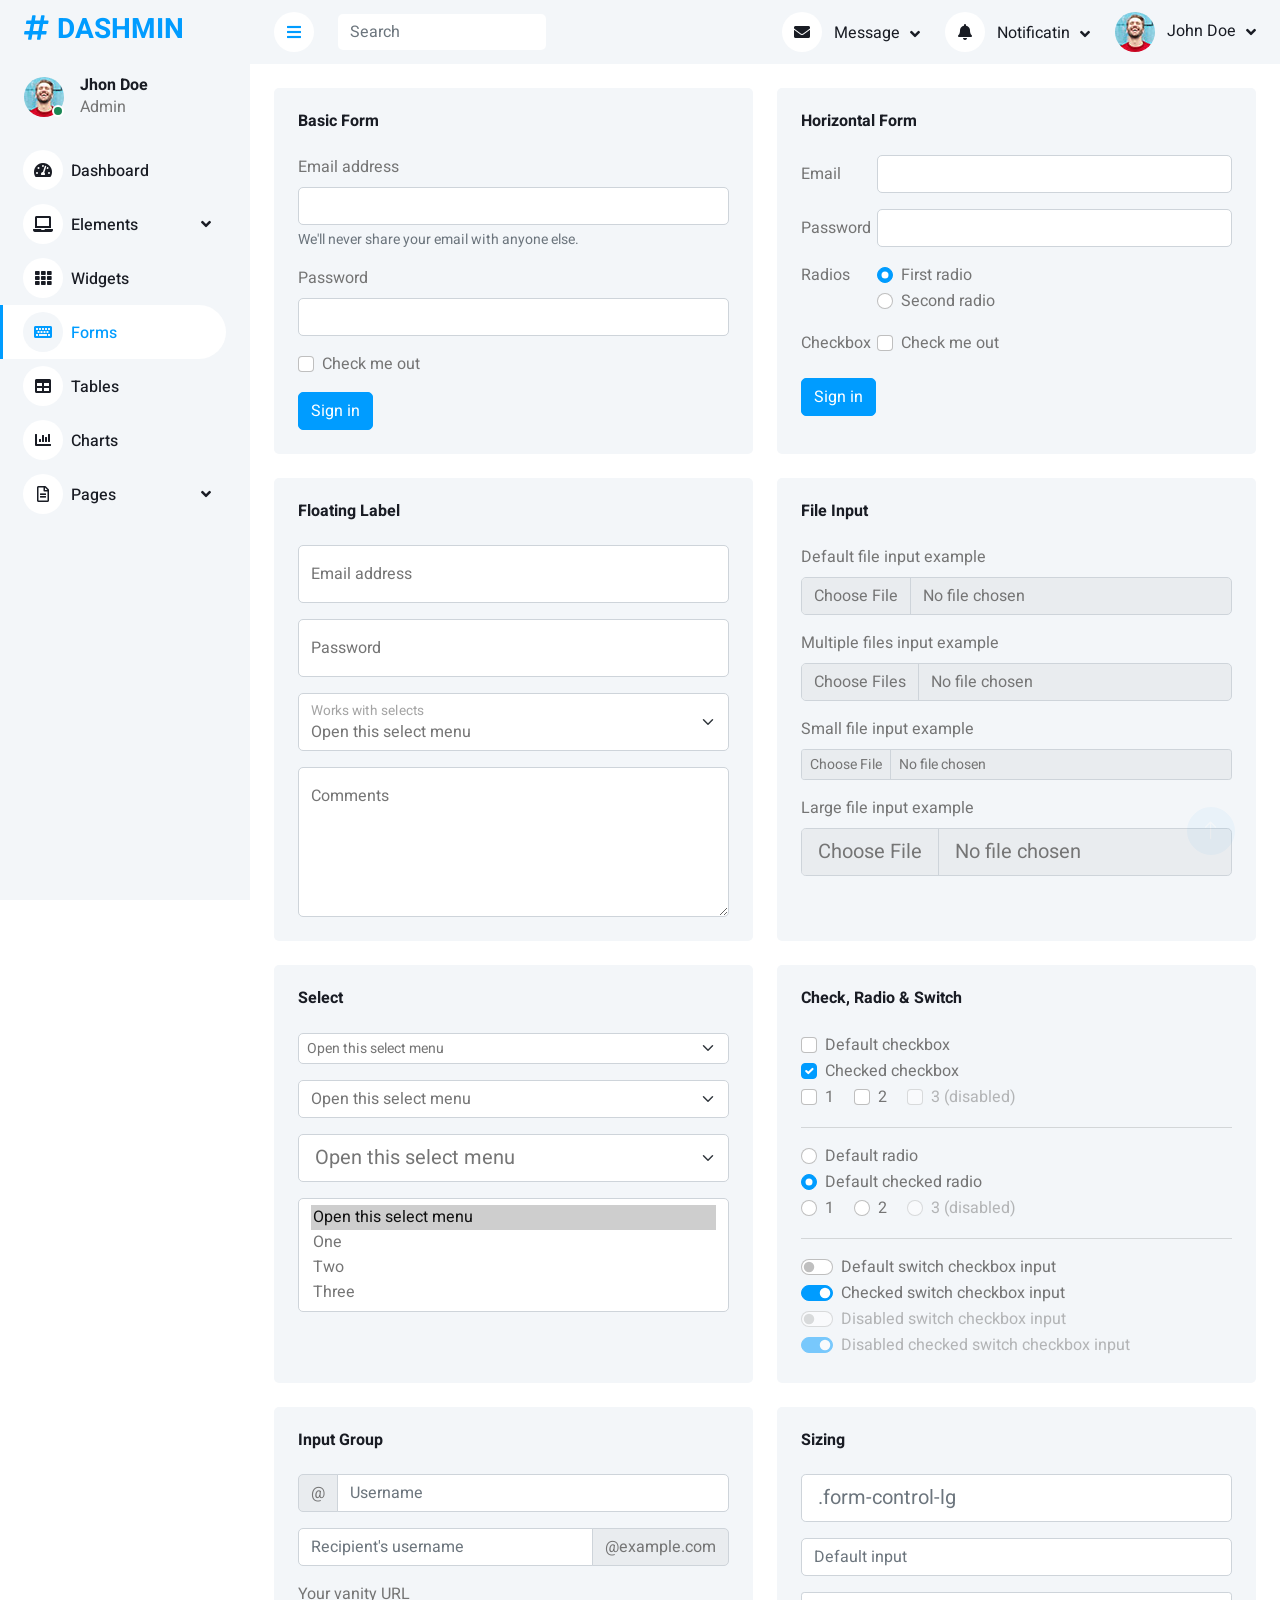
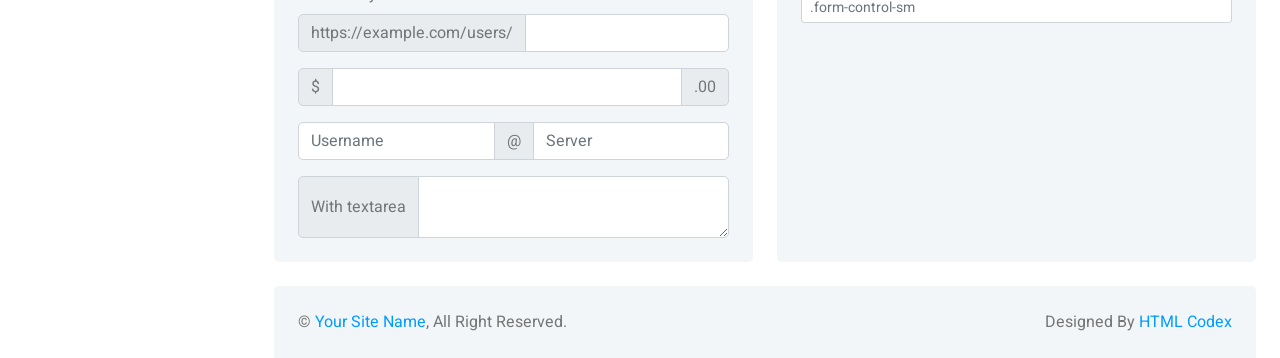
<file: admin/dashmin-1.0.0/form.html>
<!DOCTYPE html>
<html lang="en">

<head>
    <meta charset="utf-8">
    <title>DASHMIN - Bootstrap Admin Template</title>
    <meta content="width=device-width, initial-scale=1.0" name="viewport">
    <meta content="" name="keywords">
    <meta content="" name="description">

    <!-- Favicon -->
    <link href="img/favicon.ico" rel="icon">

    <!-- Google Web Fonts -->
    <link rel="preconnect" href="https://fonts.googleapis.com">
    <link rel="preconnect" href="https://fonts.gstatic.com" crossorigin>
    <link href="https://fonts.googleapis.com/css2?family=Heebo:wght@400;500;600;700&display=swap" rel="stylesheet">
    
    <!-- Icon Font Stylesheet -->
    <link href="https://cdnjs.cloudflare.com/ajax/libs/font-awesome/5.10.0/css/all.min.css" rel="stylesheet">
    <link href="https://cdn.jsdelivr.net/npm/bootstrap-icons@1.4.1/font/bootstrap-icons.css" rel="stylesheet">

    <!-- Libraries Stylesheet -->
    <link href="lib/owlcarousel/assets/owl.carousel.min.css" rel="stylesheet">
    <link href="lib/tempusdominus/css/tempusdominus-bootstrap-4.min.css" rel="stylesheet" />

    <!-- Customized Bootstrap Stylesheet -->
    <link href="css/bootstrap.min.css" rel="stylesheet">

    <!-- Template Stylesheet -->
    <link href="css/style.css" rel="stylesheet">
</head>

<body>
    <div class="container-xxl position-relative bg-white d-flex p-0">
        <!-- Spinner Start -->
        <div id="spinner" class="show bg-white position-fixed translate-middle w-100 vh-100 top-50 start-50 d-flex align-items-center justify-content-center">
            <div class="spinner-border text-primary" style="width: 3rem; height: 3rem;" role="status">
                <span class="sr-only">Loading...</span>
            </div>
        </div>
        <!-- Spinner End -->


        <!-- Sidebar Start -->
        <div class="sidebar pe-4 pb-3">
            <nav class="navbar bg-light navbar-light">
                <a href="index.html" class="navbar-brand mx-4 mb-3">
                    <h3 class="text-primary"><i class="fa fa-hashtag me-2"></i>DASHMIN</h3>
                </a>
                <div class="d-flex align-items-center ms-4 mb-4">
                    <div class="position-relative">
                        <img class="rounded-circle" src="img/user.jpg" alt="" style="width: 40px; height: 40px;">
                        <div class="bg-success rounded-circle border border-2 border-white position-absolute end-0 bottom-0 p-1"></div>
                    </div>
                    <div class="ms-3">
                        <h6 class="mb-0">Jhon Doe</h6>
                        <span>Admin</span>
                    </div>
                </div>
                <div class="navbar-nav w-100">
                    <a href="index.html" class="nav-item nav-link"><i class="fa fa-tachometer-alt me-2"></i>Dashboard</a>
                    <div class="nav-item dropdown">
                        <a href="#" class="nav-link dropdown-toggle" data-bs-toggle="dropdown"><i class="fa fa-laptop me-2"></i>Elements</a>
                        <div class="dropdown-menu bg-transparent border-0">
                            <a href="button.html" class="dropdown-item">Buttons</a>
                            <a href="typography.html" class="dropdown-item">Typography</a>
                            <a href="element.html" class="dropdown-item">Other Elements</a>
                        </div>
                    </div>
                    <a href="widget.html" class="nav-item nav-link"><i class="fa fa-th me-2"></i>Widgets</a>
                    <a href="form.html" class="nav-item nav-link active"><i class="fa fa-keyboard me-2"></i>Forms</a>
                    <a href="table.html" class="nav-item nav-link"><i class="fa fa-table me-2"></i>Tables</a>
                    <a href="chart.html" class="nav-item nav-link"><i class="fa fa-chart-bar me-2"></i>Charts</a>
                    <div class="nav-item dropdown">
                        <a href="#" class="nav-link dropdown-toggle" data-bs-toggle="dropdown"><i class="far fa-file-alt me-2"></i>Pages</a>
                        <div class="dropdown-menu bg-transparent border-0">
                            <a href="signin.html" class="dropdown-item">Sign In</a>
                            <a href="signup.html" class="dropdown-item">Sign Up</a>
                            <a href="404.html" class="dropdown-item">404 Error</a>
                            <a href="blank.html" class="dropdown-item">Blank Page</a>
                        </div>
                    </div>
                </div>
            </nav>
        </div>
        <!-- Sidebar End -->


        <!-- Content Start -->
        <div class="content">
            <!-- Navbar Start -->
            <nav class="navbar navbar-expand bg-light navbar-light sticky-top px-4 py-0">
                <a href="index.html" class="navbar-brand d-flex d-lg-none me-4">
                    <h2 class="text-primary mb-0"><i class="fa fa-hashtag"></i></h2>
                </a>
                <a href="#" class="sidebar-toggler flex-shrink-0">
                    <i class="fa fa-bars"></i>
                </a>
                <form class="d-none d-md-flex ms-4">
                    <input class="form-control border-0" type="search" placeholder="Search">
                </form>
                <div class="navbar-nav align-items-center ms-auto">
                    <div class="nav-item dropdown">
                        <a href="#" class="nav-link dropdown-toggle" data-bs-toggle="dropdown">
                            <i class="fa fa-envelope me-lg-2"></i>
                            <span class="d-none d-lg-inline-flex">Message</span>
                        </a>
                        <div class="dropdown-menu dropdown-menu-end bg-light border-0 rounded-0 rounded-bottom m-0">
                            <a href="#" class="dropdown-item">
                                <div class="d-flex align-items-center">
                                    <img class="rounded-circle" src="img/user.jpg" alt="" style="width: 40px; height: 40px;">
                                    <div class="ms-2">
                                        <h6 class="fw-normal mb-0">Jhon send you a message</h6>
                                        <small>15 minutes ago</small>
                                    </div>
                                </div>
                            </a>
                            <hr class="dropdown-divider">
                            <a href="#" class="dropdown-item">
                                <div class="d-flex align-items-center">
                                    <img class="rounded-circle" src="img/user.jpg" alt="" style="width: 40px; height: 40px;">
                                    <div class="ms-2">
                                        <h6 class="fw-normal mb-0">Jhon send you a message</h6>
                                        <small>15 minutes ago</small>
                                    </div>
                                </div>
                            </a>
                            <hr class="dropdown-divider">
                            <a href="#" class="dropdown-item">
                                <div class="d-flex align-items-center">
                                    <img class="rounded-circle" src="img/user.jpg" alt="" style="width: 40px; height: 40px;">
                                    <div class="ms-2">
                                        <h6 class="fw-normal mb-0">Jhon send you a message</h6>
                                        <small>15 minutes ago</small>
                                    </div>
                                </div>
                            </a>
                            <hr class="dropdown-divider">
                            <a href="#" class="dropdown-item text-center">See all message</a>
                        </div>
                    </div>
                    <div class="nav-item dropdown">
                        <a href="#" class="nav-link dropdown-toggle" data-bs-toggle="dropdown">
                            <i class="fa fa-bell me-lg-2"></i>
                            <span class="d-none d-lg-inline-flex">Notificatin</span>
                        </a>
                        <div class="dropdown-menu dropdown-menu-end bg-light border-0 rounded-0 rounded-bottom m-0">
                            <a href="#" class="dropdown-item">
                                <h6 class="fw-normal mb-0">Profile updated</h6>
                                <small>15 minutes ago</small>
                            </a>
                            <hr class="dropdown-divider">
                            <a href="#" class="dropdown-item">
                                <h6 class="fw-normal mb-0">New user added</h6>
                                <small>15 minutes ago</small>
                            </a>
                            <hr class="dropdown-divider">
                            <a href="#" class="dropdown-item">
                                <h6 class="fw-normal mb-0">Password changed</h6>
                                <small>15 minutes ago</small>
                            </a>
                            <hr class="dropdown-divider">
                            <a href="#" class="dropdown-item text-center">See all notifications</a>
                        </div>
                    </div>
                    <div class="nav-item dropdown">
                        <a href="#" class="nav-link dropdown-toggle" data-bs-toggle="dropdown">
                            <img class="rounded-circle me-lg-2" src="img/user.jpg" alt="" style="width: 40px; height: 40px;">
                            <span class="d-none d-lg-inline-flex">John Doe</span>
                        </a>
                        <div class="dropdown-menu dropdown-menu-end bg-light border-0 rounded-0 rounded-bottom m-0">
                            <a href="#" class="dropdown-item">My Profile</a>
                            <a href="#" class="dropdown-item">Settings</a>
                            <a href="#" class="dropdown-item">Log Out</a>
                        </div>
                    </div>
                </div>
            </nav>
            <!-- Navbar End -->


            <!-- Form Start -->
            <div class="container-fluid pt-4 px-4">
                <div class="row g-4">
                    <div class="col-sm-12 col-xl-6">
                        <div class="bg-light rounded h-100 p-4">
                            <h6 class="mb-4">Basic Form</h6>
                            <form>
                                <div class="mb-3">
                                    <label for="exampleInputEmail1" class="form-label">Email address</label>
                                    <input type="email" class="form-control" id="exampleInputEmail1"
                                        aria-describedby="emailHelp">
                                    <div id="emailHelp" class="form-text">We'll never share your email with anyone else.
                                    </div>
                                </div>
                                <div class="mb-3">
                                    <label for="exampleInputPassword1" class="form-label">Password</label>
                                    <input type="password" class="form-control" id="exampleInputPassword1">
                                </div>
                                <div class="mb-3 form-check">
                                    <input type="checkbox" class="form-check-input" id="exampleCheck1">
                                    <label class="form-check-label" for="exampleCheck1">Check me out</label>
                                </div>
                                <button type="submit" class="btn btn-primary">Sign in</button>
                            </form>
                        </div>
                    </div>
                    <div class="col-sm-12 col-xl-6">
                        <div class="bg-light rounded h-100 p-4">
                            <h6 class="mb-4">Horizontal Form</h6>
                            <form>
                                <div class="row mb-3">
                                    <label for="inputEmail3" class="col-sm-2 col-form-label">Email</label>
                                    <div class="col-sm-10">
                                        <input type="email" class="form-control" id="inputEmail3">
                                    </div>
                                </div>
                                <div class="row mb-3">
                                    <label for="inputPassword3" class="col-sm-2 col-form-label">Password</label>
                                    <div class="col-sm-10">
                                        <input type="password" class="form-control" id="inputPassword3">
                                    </div>
                                </div>
                                <fieldset class="row mb-3">
                                    <legend class="col-form-label col-sm-2 pt-0">Radios</legend>
                                    <div class="col-sm-10">
                                        <div class="form-check">
                                            <input class="form-check-input" type="radio" name="gridRadios"
                                                id="gridRadios1" value="option1" checked>
                                            <label class="form-check-label" for="gridRadios1">
                                                First radio
                                            </label>
                                        </div>
                                        <div class="form-check">
                                            <input class="form-check-input" type="radio" name="gridRadios"
                                                id="gridRadios2" value="option2">
                                            <label class="form-check-label" for="gridRadios2">
                                                Second radio
                                            </label>
                                        </div>
                                    </div>
                                </fieldset>
                                <div class="row mb-3">
                                    <legend class="col-form-label col-sm-2 pt-0">Checkbox</legend>
                                    <div class="col-sm-10">
                                        <div class="form-check">
                                            <input class="form-check-input" type="checkbox" id="gridCheck1">
                                            <label class="form-check-label" for="gridCheck1">
                                                Check me out
                                            </label>
                                        </div>
                                    </div>
                                </div>
                                <button type="submit" class="btn btn-primary">Sign in</button>
                            </form>
                        </div>
                    </div>
                    <div class="col-sm-12 col-xl-6">
                        <div class="bg-light rounded h-100 p-4">
                            <h6 class="mb-4">Floating Label</h6>
                            <div class="form-floating mb-3">
                                <input type="email" class="form-control" id="floatingInput"
                                    placeholder="name@example.com">
                                <label for="floatingInput">Email address</label>
                            </div>
                            <div class="form-floating mb-3">
                                <input type="password" class="form-control" id="floatingPassword"
                                    placeholder="Password">
                                <label for="floatingPassword">Password</label>
                            </div>
                            <div class="form-floating mb-3">
                                <select class="form-select" id="floatingSelect"
                                    aria-label="Floating label select example">
                                    <option selected>Open this select menu</option>
                                    <option value="1">One</option>
                                    <option value="2">Two</option>
                                    <option value="3">Three</option>
                                </select>
                                <label for="floatingSelect">Works with selects</label>
                            </div>
                            <div class="form-floating">
                                <textarea class="form-control" placeholder="Leave a comment here"
                                    id="floatingTextarea" style="height: 150px;"></textarea>
                                <label for="floatingTextarea">Comments</label>
                            </div>
                        </div>
                    </div>
                    <div class="col-sm-12 col-xl-6">
                        <div class="bg-light rounded h-100 p-4">
                            <h6 class="mb-4">File Input</h6>
                            <div class="mb-3">
                                <label for="formFile" class="form-label">Default file input example</label>
                                <input class="form-control" type="file" id="formFile">
                            </div>
                            <div class="mb-3">
                                <label for="formFileMultiple" class="form-label">Multiple files input example</label>
                                <input class="form-control" type="file" id="formFileMultiple" multiple>
                            </div>
                            <div class="mb-3">
                                <label for="formFileSm" class="form-label">Small file input example</label>
                                <input class="form-control form-control-sm" id="formFileSm" type="file">
                            </div>
                            <div>
                                <label for="formFileLg" class="form-label">Large file input example</label>
                                <input class="form-control form-control-lg" id="formFileLg" type="file">
                            </div>
                        </div>
                    </div>
                    <div class="col-sm-12 col-xl-6">
                        <div class="bg-light rounded h-100 p-4">
                            <h6 class="mb-4">Select</h6>
                            <select class="form-select form-select-sm mb-3" aria-label=".form-select-sm example">
                                <option selected>Open this select menu</option>
                                <option value="1">One</option>
                                <option value="2">Two</option>
                                <option value="3">Three</option>
                            </select>
                            <select class="form-select mb-3" aria-label="Default select example">
                                <option selected>Open this select menu</option>
                                <option value="1">One</option>
                                <option value="2">Two</option>
                                <option value="3">Three</option>
                            </select>
                            <select class="form-select form-select-lg mb-3" aria-label=".form-select-lg example">
                                <option selected>Open this select menu</option>
                                <option value="1">One</option>
                                <option value="2">Two</option>
                                <option value="3">Three</option>
                            </select>
                            <select class="form-select" multiple aria-label="multiple select example">
                                <option selected>Open this select menu</option>
                                <option value="1">One</option>
                                <option value="2">Two</option>
                                <option value="3">Three</option>
                            </select>
                        </div>
                    </div>
                    <div class="col-sm-12 col-xl-6">
                        <div class="bg-light rounded h-100 p-4">
                            <h6 class="mb-4">Check, Radio & Switch</h6>
                            <div class="form-check">
                                <input class="form-check-input" type="checkbox" value="" id="flexCheckDefault">
                                <label class="form-check-label" for="flexCheckDefault">
                                    Default checkbox
                                </label>
                            </div>
                            <div class="form-check">
                                <input class="form-check-input" type="checkbox" value="" id="flexCheckChecked" checked>
                                <label class="form-check-label" for="flexCheckChecked">
                                    Checked checkbox
                                </label>
                            </div>
                            <div class="form-check form-check-inline">
                                <input class="form-check-input" type="checkbox" id="inlineCheckbox1" value="option1">
                                <label class="form-check-label" for="inlineCheckbox1">1</label>
                            </div>
                            <div class="form-check form-check-inline">
                                <input class="form-check-input" type="checkbox" id="inlineCheckbox2" value="option2">
                                <label class="form-check-label" for="inlineCheckbox2">2</label>
                            </div>
                            <div class="form-check form-check-inline">
                                <input class="form-check-input" type="checkbox" id="inlineCheckbox3" value="option3"
                                    disabled>
                                <label class="form-check-label" for="inlineCheckbox3">3 (disabled)</label>
                            </div>
                            <hr>
                            <div class="form-check">
                                <input class="form-check-input" type="radio" name="flexRadioDefault"
                                    id="flexRadioDefault1">
                                <label class="form-check-label" for="flexRadioDefault1">
                                    Default radio
                                </label>
                            </div>
                            <div class="form-check">
                                <input class="form-check-input" type="radio" name="flexRadioDefault"
                                    id="flexRadioDefault2" checked>
                                <label class="form-check-label" for="flexRadioDefault2">
                                    Default checked radio
                                </label>
                            </div>
                            <div class="form-check form-check-inline">
                                <input class="form-check-input" type="radio" name="inlineRadioOptions" id="inlineRadio1"
                                    value="option1">
                                <label class="form-check-label" for="inlineRadio1">1</label>
                            </div>
                            <div class="form-check form-check-inline">
                                <input class="form-check-input" type="radio" name="inlineRadioOptions" id="inlineRadio2"
                                    value="option2">
                                <label class="form-check-label" for="inlineRadio2">2</label>
                            </div>
                            <div class="form-check form-check-inline">
                                <input class="form-check-input" type="radio" name="inlineRadioOptions" id="inlineRadio3"
                                    value="option3" disabled>
                                <label class="form-check-label" for="inlineRadio3">3 (disabled)</label>
                            </div>
                            <hr>
                            <div class="form-check form-switch">
                                <input class="form-check-input" type="checkbox" role="switch"
                                    id="flexSwitchCheckDefault">
                                <label class="form-check-label" for="flexSwitchCheckDefault">Default switch checkbox
                                    input</label>
                            </div>
                            <div class="form-check form-switch">
                                <input class="form-check-input" type="checkbox" role="switch"
                                    id="flexSwitchCheckChecked" checked>
                                <label class="form-check-label" for="flexSwitchCheckChecked">Checked switch checkbox
                                    input</label>
                            </div>
                            <div class="form-check form-switch">
                                <input class="form-check-input" type="checkbox" role="switch"
                                    id="flexSwitchCheckDisabled" disabled>
                                <label class="form-check-label" for="flexSwitchCheckDisabled">Disabled switch checkbox
                                    input</label>
                            </div>
                            <div class="form-check form-switch">
                                <input class="form-check-input" type="checkbox" role="switch"
                                    id="flexSwitchCheckCheckedDisabled" checked disabled>
                                <label class="form-check-label" for="flexSwitchCheckCheckedDisabled">Disabled checked
                                    switch checkbox input</label>
                            </div>
                        </div>
                    </div>
                    <div class="col-sm-12 col-xl-6">
                        <div class="bg-light rounded h-100 p-4">
                            <h6 class="mb-4">Input Group</h6>
                            <div class="input-group mb-3">
                                <span class="input-group-text" id="basic-addon1">@</span>
                                <input type="text" class="form-control" placeholder="Username" aria-label="Username"
                                    aria-describedby="basic-addon1">
                            </div>
                            <div class="input-group mb-3">
                                <input type="text" class="form-control" placeholder="Recipient's username"
                                    aria-label="Recipient's username" aria-describedby="basic-addon2">
                                <span class="input-group-text" id="basic-addon2">@example.com</span>
                            </div>
                            <label for="basic-url" class="form-label">Your vanity URL</label>
                            <div class="input-group mb-3">
                                <span class="input-group-text" id="basic-addon3">https://example.com/users/</span>
                                <input type="text" class="form-control" id="basic-url" aria-describedby="basic-addon3">
                            </div>
                            <div class="input-group mb-3">
                                <span class="input-group-text">$</span>
                                <input type="text" class="form-control" aria-label="Amount (to the nearest dollar)">
                                <span class="input-group-text">.00</span>
                            </div>
                            <div class="input-group mb-3">
                                <input type="text" class="form-control" placeholder="Username" aria-label="Username">
                                <span class="input-group-text">@</span>
                                <input type="text" class="form-control" placeholder="Server" aria-label="Server">
                            </div>
                            <div class="input-group">
                                <span class="input-group-text">With textarea</span>
                                <textarea class="form-control" aria-label="With textarea"></textarea>
                            </div>
                        </div>
                    </div>
                    <div class="col-sm-12 col-xl-6">
                        <div class="bg-light rounded h-100 p-4">
                            <h6 class="mb-4">Sizing</h6>
                            <input class="form-control form-control-lg mb-3" type="text" placeholder=".form-control-lg"
                                aria-label=".form-control-lg example">
                            <input class="form-control mb-3" type="text" placeholder="Default input"
                                aria-label="default input example">
                            <input class="form-control form-control-sm" type="text" placeholder=".form-control-sm"
                                aria-label=".form-control-sm example">
                        </div>
                    </div>
                </div>
            </div>
            <!-- Form End -->


            <!-- Footer Start -->
            <div class="container-fluid pt-4 px-4">
                <div class="bg-light rounded-top p-4">
                    <div class="row">
                        <div class="col-12 col-sm-6 text-center text-sm-start">
                            &copy; <a href="#">Your Site Name</a>, All Right Reserved. 
                        </div>
                        <div class="col-12 col-sm-6 text-center text-sm-end">
                            <!--/*** This template is free as long as you keep the footer author’s credit link/attribution link/backlink. If you'd like to use the template without the footer author’s credit link/attribution link/backlink, you can purchase the Credit Removal License from "https://htmlcodex.com/credit-removal". Thank you for your support. ***/-->
                            Designed By <a href="https://htmlcodex.com">HTML Codex</a>
                        </div>
                    </div>
                </div>
            </div>
            <!-- Footer End -->
        </div>
        <!-- Content End -->


        <!-- Back to Top -->
        <a href="#" class="btn btn-lg btn-primary btn-lg-square back-to-top"><i class="bi bi-arrow-up"></i></a>
    </div>

    <!-- JavaScript Libraries -->
    <script src="https://code.jquery.com/jquery-3.4.1.min.js"></script>
    <script src="https://cdn.jsdelivr.net/npm/bootstrap@5.0.0/dist/js/bootstrap.bundle.min.js"></script>
    <script src="lib/chart/chart.min.js"></script>
    <script src="lib/easing/easing.min.js"></script>
    <script src="lib/waypoints/waypoints.min.js"></script>
    <script src="lib/owlcarousel/owl.carousel.min.js"></script>
    <script src="lib/tempusdominus/js/moment.min.js"></script>
    <script src="lib/tempusdominus/js/moment-timezone.min.js"></script>
    <script src="lib/tempusdominus/js/tempusdominus-bootstrap-4.min.js"></script>

    <!-- Template Javascript -->
    <script src="js/main.js"></script>
</body>

</html>
</file>
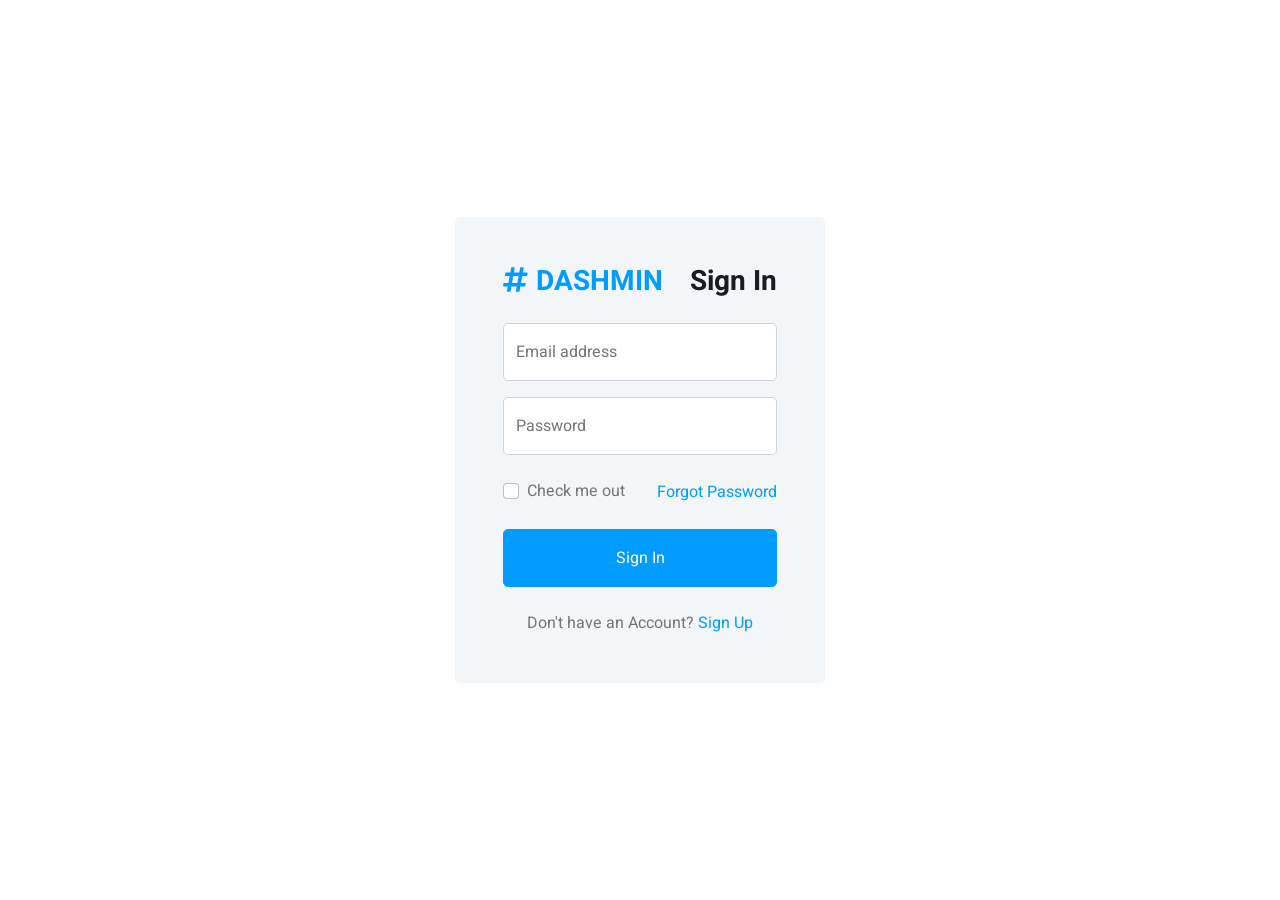
<file: admin/dashmin-1.0.0/signin.html>
<!DOCTYPE html>
<html lang="en">

<head>
    <meta charset="utf-8">
    <title>DASHMIN - Bootstrap Admin Template</title>
    <meta content="width=device-width, initial-scale=1.0" name="viewport">
    <meta content="" name="keywords">
    <meta content="" name="description">

    <!-- Favicon -->
    <link href="img/favicon.ico" rel="icon">

    <!-- Google Web Fonts -->
    <link rel="preconnect" href="https://fonts.googleapis.com">
    <link rel="preconnect" href="https://fonts.gstatic.com" crossorigin>
    <link href="https://fonts.googleapis.com/css2?family=Heebo:wght@400;500;600;700&display=swap" rel="stylesheet">
    
    <!-- Icon Font Stylesheet -->
    <link href="https://cdnjs.cloudflare.com/ajax/libs/font-awesome/5.10.0/css/all.min.css" rel="stylesheet">
    <link href="https://cdn.jsdelivr.net/npm/bootstrap-icons@1.4.1/font/bootstrap-icons.css" rel="stylesheet">

    <!-- Libraries Stylesheet -->
    <link href="lib/owlcarousel/assets/owl.carousel.min.css" rel="stylesheet">
    <link href="lib/tempusdominus/css/tempusdominus-bootstrap-4.min.css" rel="stylesheet" />

    <!-- Customized Bootstrap Stylesheet -->
    <link href="css/bootstrap.min.css" rel="stylesheet">

    <!-- Template Stylesheet -->
    <link href="css/style.css" rel="stylesheet">
</head>

<body>
    <div class="container-xxl position-relative bg-white d-flex p-0">
        <!-- Spinner Start -->
        <div id="spinner" class="show bg-white position-fixed translate-middle w-100 vh-100 top-50 start-50 d-flex align-items-center justify-content-center">
            <div class="spinner-border text-primary" style="width: 3rem; height: 3rem;" role="status">
                <span class="sr-only">Loading...</span>
            </div>
        </div>
        <!-- Spinner End -->


        <!-- Sign In Start -->
        <div class="container-fluid">
            <div class="row h-100 align-items-center justify-content-center" style="min-height: 100vh;">
                <div class="col-12 col-sm-8 col-md-6 col-lg-5 col-xl-4">
                    <div class="bg-light rounded p-4 p-sm-5 my-4 mx-3">
                        <div class="d-flex align-items-center justify-content-between mb-3">
                            <a href="index.html" class="">
                                <h3 class="text-primary"><i class="fa fa-hashtag me-2"></i>DASHMIN</h3>
                            </a>
                            <h3>Sign In</h3>
                        </div>
                        <div class="form-floating mb-3">
                            <input type="email" class="form-control" id="floatingInput" placeholder="name@example.com">
                            <label for="floatingInput">Email address</label>
                        </div>
                        <div class="form-floating mb-4">
                            <input type="password" class="form-control" id="floatingPassword" placeholder="Password">
                            <label for="floatingPassword">Password</label>
                        </div>
                        <div class="d-flex align-items-center justify-content-between mb-4">
                            <div class="form-check">
                                <input type="checkbox" class="form-check-input" id="exampleCheck1">
                                <label class="form-check-label" for="exampleCheck1">Check me out</label>
                            </div>
                            <a href="">Forgot Password</a>
                        </div>
                        <button type="submit" class="btn btn-primary py-3 w-100 mb-4">Sign In</button>
                        <p class="text-center mb-0">Don't have an Account? <a href="">Sign Up</a></p>
                    </div>
                </div>
            </div>
        </div>
        <!-- Sign In End -->
    </div>

    <!-- JavaScript Libraries -->
    <script src="https://code.jquery.com/jquery-3.4.1.min.js"></script>
    <script src="https://cdn.jsdelivr.net/npm/bootstrap@5.0.0/dist/js/bootstrap.bundle.min.js"></script>
    <script src="lib/chart/chart.min.js"></script>
    <script src="lib/easing/easing.min.js"></script>
    <script src="lib/waypoints/waypoints.min.js"></script>
    <script src="lib/owlcarousel/owl.carousel.min.js"></script>
    <script src="lib/tempusdominus/js/moment.min.js"></script>
    <script src="lib/tempusdominus/js/moment-timezone.min.js"></script>
    <script src="lib/tempusdominus/js/tempusdominus-bootstrap-4.min.js"></script>

    <!-- Template Javascript -->
    <script src="js/main.js"></script>
</body>

</html>
</file>
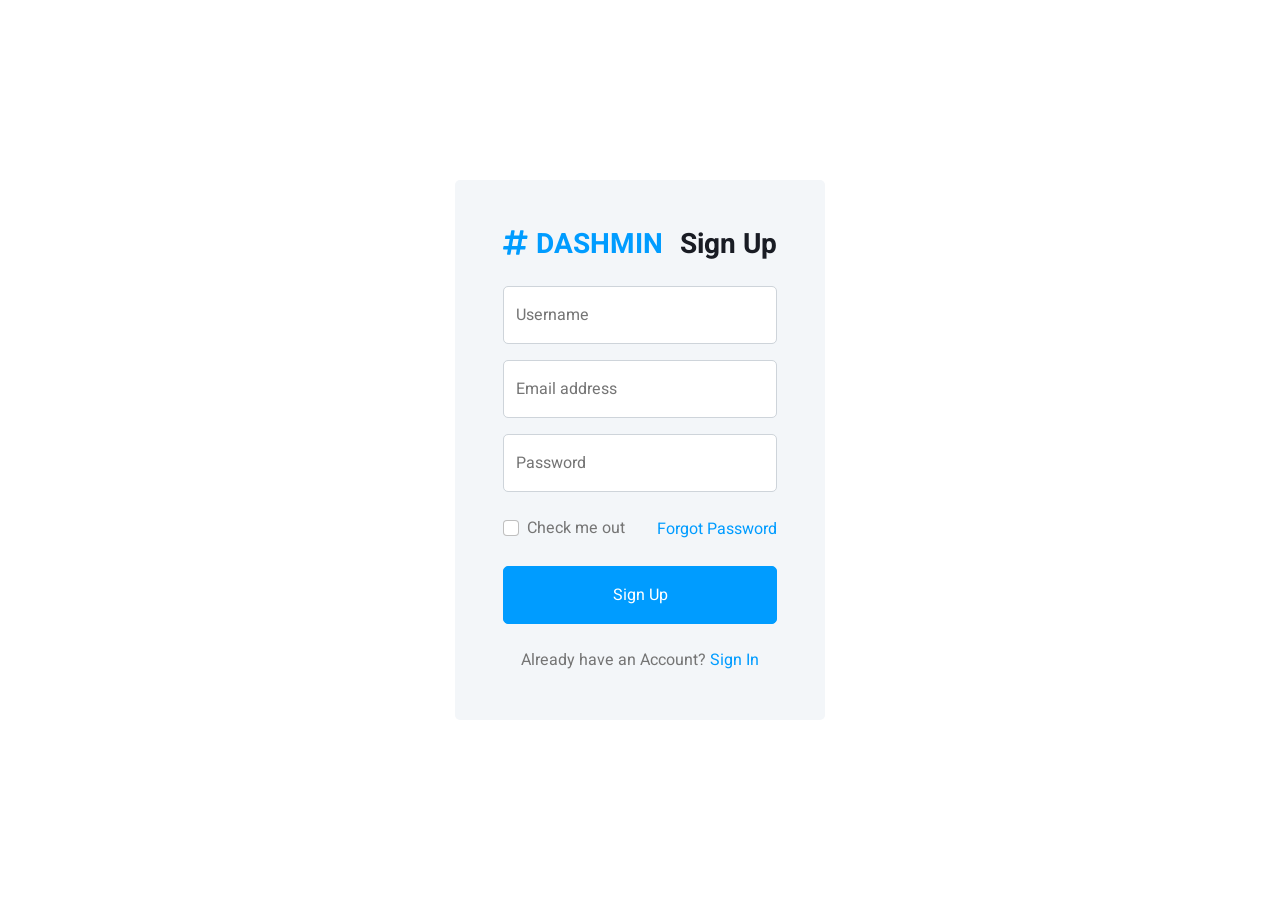
<file: admin/dashmin-1.0.0/signup.html>
<!DOCTYPE html>
<html lang="en">

<head>
    <meta charset="utf-8">
    <title>DASHMIN - Bootstrap Admin Template</title>
    <meta content="width=device-width, initial-scale=1.0" name="viewport">
    <meta content="" name="keywords">
    <meta content="" name="description">

    <!-- Favicon -->
    <link href="img/favicon.ico" rel="icon">

    <!-- Google Web Fonts -->
    <link rel="preconnect" href="https://fonts.googleapis.com">
    <link rel="preconnect" href="https://fonts.gstatic.com" crossorigin>
    <link href="https://fonts.googleapis.com/css2?family=Heebo:wght@400;500;600;700&display=swap" rel="stylesheet">
    
    <!-- Icon Font Stylesheet -->
    <link href="https://cdnjs.cloudflare.com/ajax/libs/font-awesome/5.10.0/css/all.min.css" rel="stylesheet">
    <link href="https://cdn.jsdelivr.net/npm/bootstrap-icons@1.4.1/font/bootstrap-icons.css" rel="stylesheet">

    <!-- Libraries Stylesheet -->
    <link href="lib/owlcarousel/assets/owl.carousel.min.css" rel="stylesheet">
    <link href="lib/tempusdominus/css/tempusdominus-bootstrap-4.min.css" rel="stylesheet" />

    <!-- Customized Bootstrap Stylesheet -->
    <link href="css/bootstrap.min.css" rel="stylesheet">

    <!-- Template Stylesheet -->
    <link href="css/style.css" rel="stylesheet">
</head>

<body>
    <div class="container-xxl position-relative bg-white d-flex p-0">
        <!-- Spinner Start -->
        <div id="spinner" class="show bg-white position-fixed translate-middle w-100 vh-100 top-50 start-50 d-flex align-items-center justify-content-center">
            <div class="spinner-border text-primary" style="width: 3rem; height: 3rem;" role="status">
                <span class="sr-only">Loading...</span>
            </div>
        </div>
        <!-- Spinner End -->


        <!-- Sign Up Start -->
        <div class="container-fluid">
            <div class="row h-100 align-items-center justify-content-center" style="min-height: 100vh;">
                <div class="col-12 col-sm-8 col-md-6 col-lg-5 col-xl-4">
                    <div class="bg-light rounded p-4 p-sm-5 my-4 mx-3">
                        <div class="d-flex align-items-center justify-content-between mb-3">
                            <a href="index.html" class="">
                                <h3 class="text-primary"><i class="fa fa-hashtag me-2"></i>DASHMIN</h3>
                            </a>
                            <h3>Sign Up</h3>
                        </div>
                        <div class="form-floating mb-3">
                            <input type="text" class="form-control" id="floatingText" placeholder="jhondoe">
                            <label for="floatingText">Username</label>
                        </div>
                        <div class="form-floating mb-3">
                            <input type="email" class="form-control" id="floatingInput" placeholder="name@example.com">
                            <label for="floatingInput">Email address</label>
                        </div>
                        <div class="form-floating mb-4">
                            <input type="password" class="form-control" id="floatingPassword" placeholder="Password">
                            <label for="floatingPassword">Password</label>
                        </div>
                        <div class="d-flex align-items-center justify-content-between mb-4">
                            <div class="form-check">
                                <input type="checkbox" class="form-check-input" id="exampleCheck1">
                                <label class="form-check-label" for="exampleCheck1">Check me out</label>
                            </div>
                            <a href="">Forgot Password</a>
                        </div>
                        <button type="submit" class="btn btn-primary py-3 w-100 mb-4">Sign Up</button>
                        <p class="text-center mb-0">Already have an Account? <a href="">Sign In</a></p>
                    </div>
                </div>
            </div>
        </div>
        <!-- Sign Up End -->
    </div>

    <!-- JavaScript Libraries -->
    <script src="https://code.jquery.com/jquery-3.4.1.min.js"></script>
    <script src="https://cdn.jsdelivr.net/npm/bootstrap@5.0.0/dist/js/bootstrap.bundle.min.js"></script>
    <script src="lib/chart/chart.min.js"></script>
    <script src="lib/easing/easing.min.js"></script>
    <script src="lib/waypoints/waypoints.min.js"></script>
    <script src="lib/owlcarousel/owl.carousel.min.js"></script>
    <script src="lib/tempusdominus/js/moment.min.js"></script>
    <script src="lib/tempusdominus/js/moment-timezone.min.js"></script>
    <script src="lib/tempusdominus/js/tempusdominus-bootstrap-4.min.js"></script>

    <!-- Template Javascript -->
    <script src="js/main.js"></script>
</body>

</html>
</file>
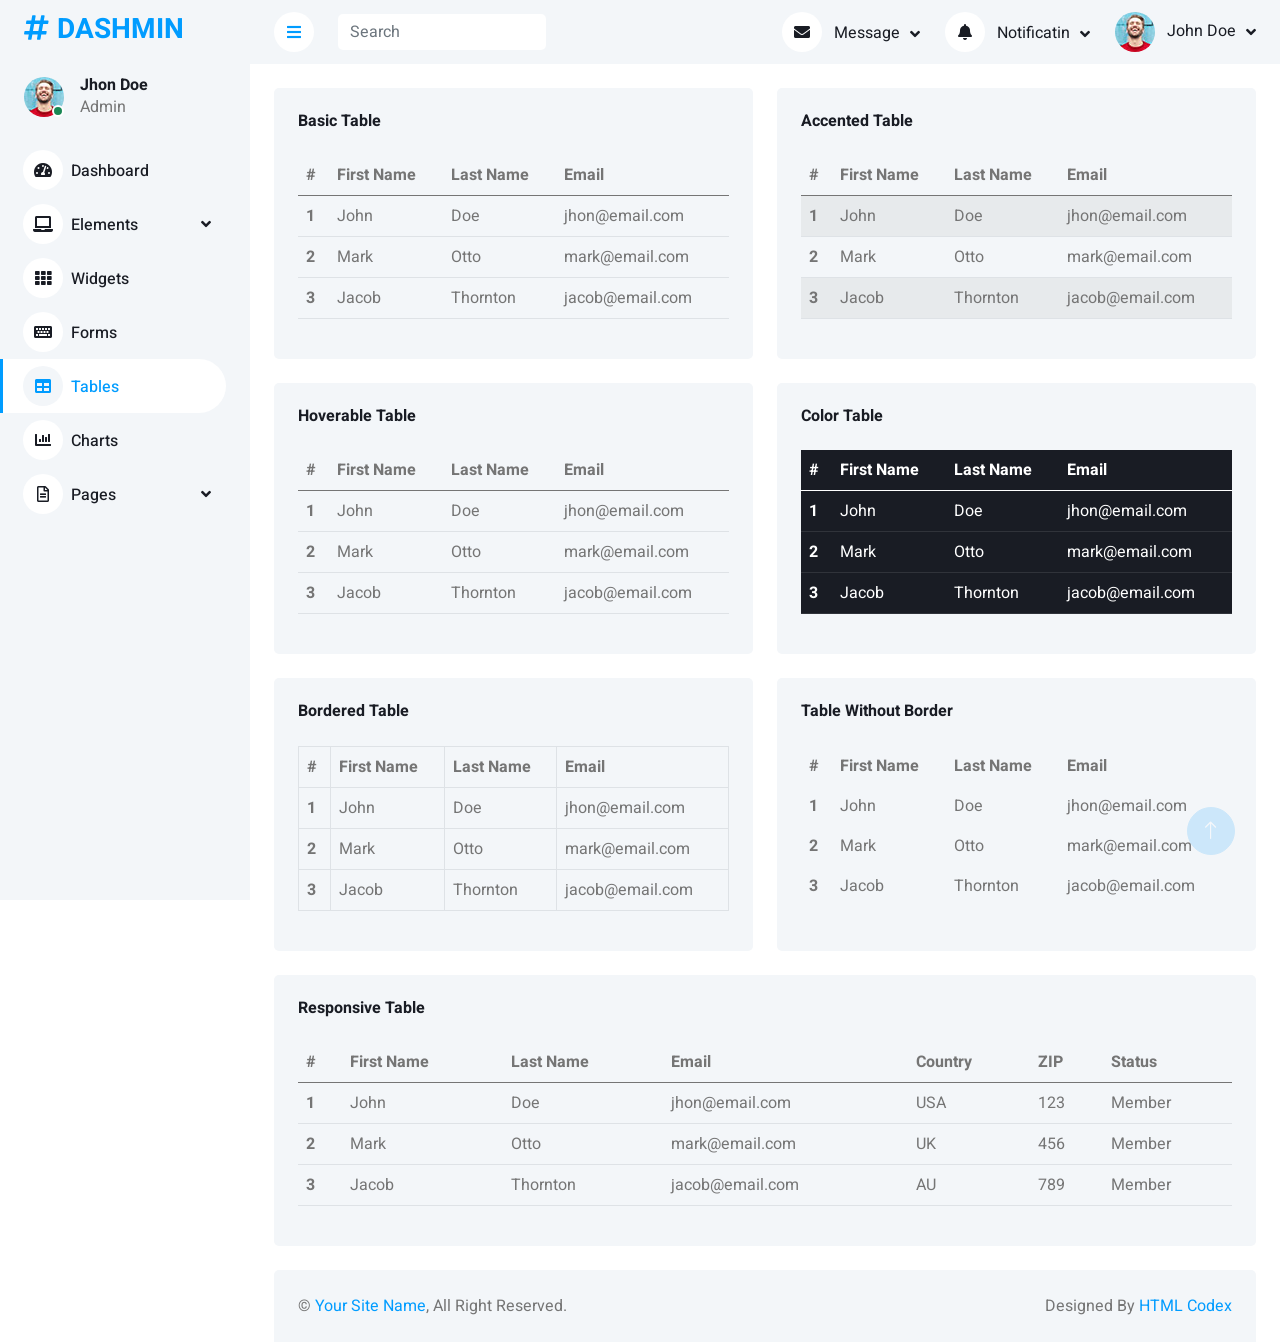
<file: admin/dashmin-1.0.0/table.html>
<!DOCTYPE html>
<html lang="en">

<head>
    <meta charset="utf-8">
    <title>DASHMIN - Bootstrap Admin Template</title>
    <meta content="width=device-width, initial-scale=1.0" name="viewport">
    <meta content="" name="keywords">
    <meta content="" name="description">

    <!-- Favicon -->
    <link href="img/favicon.ico" rel="icon">

    <!-- Google Web Fonts -->
    <link rel="preconnect" href="https://fonts.googleapis.com">
    <link rel="preconnect" href="https://fonts.gstatic.com" crossorigin>
    <link href="https://fonts.googleapis.com/css2?family=Heebo:wght@400;500;600;700&display=swap" rel="stylesheet">
    
    <!-- Icon Font Stylesheet -->
    <link href="https://cdnjs.cloudflare.com/ajax/libs/font-awesome/5.10.0/css/all.min.css" rel="stylesheet">
    <link href="https://cdn.jsdelivr.net/npm/bootstrap-icons@1.4.1/font/bootstrap-icons.css" rel="stylesheet">

    <!-- Libraries Stylesheet -->
    <link href="lib/owlcarousel/assets/owl.carousel.min.css" rel="stylesheet">
    <link href="lib/tempusdominus/css/tempusdominus-bootstrap-4.min.css" rel="stylesheet" />

    <!-- Customized Bootstrap Stylesheet -->
    <link href="css/bootstrap.min.css" rel="stylesheet">

    <!-- Template Stylesheet -->
    <link href="css/style.css" rel="stylesheet">
</head>

<body>
    <div class="container-xxl position-relative bg-white d-flex p-0">
        <!-- Spinner Start -->
        <div id="spinner" class="show bg-white position-fixed translate-middle w-100 vh-100 top-50 start-50 d-flex align-items-center justify-content-center">
            <div class="spinner-border text-primary" style="width: 3rem; height: 3rem;" role="status">
                <span class="sr-only">Loading...</span>
            </div>
        </div>
        <!-- Spinner End -->


        <!-- Sidebar Start -->
        <div class="sidebar pe-4 pb-3">
            <nav class="navbar bg-light navbar-light">
                <a href="index.html" class="navbar-brand mx-4 mb-3">
                    <h3 class="text-primary"><i class="fa fa-hashtag me-2"></i>DASHMIN</h3>
                </a>
                <div class="d-flex align-items-center ms-4 mb-4">
                    <div class="position-relative">
                        <img class="rounded-circle" src="img/user.jpg" alt="" style="width: 40px; height: 40px;">
                        <div class="bg-success rounded-circle border border-2 border-white position-absolute end-0 bottom-0 p-1"></div>
                    </div>
                    <div class="ms-3">
                        <h6 class="mb-0">Jhon Doe</h6>
                        <span>Admin</span>
                    </div>
                </div>
                <div class="navbar-nav w-100">
                    <a href="index.html" class="nav-item nav-link"><i class="fa fa-tachometer-alt me-2"></i>Dashboard</a>
                    <div class="nav-item dropdown">
                        <a href="#" class="nav-link dropdown-toggle" data-bs-toggle="dropdown"><i class="fa fa-laptop me-2"></i>Elements</a>
                        <div class="dropdown-menu bg-transparent border-0">
                            <a href="button.html" class="dropdown-item">Buttons</a>
                            <a href="typography.html" class="dropdown-item">Typography</a>
                            <a href="element.html" class="dropdown-item">Other Elements</a>
                        </div>
                    </div>
                    <a href="widget.html" class="nav-item nav-link"><i class="fa fa-th me-2"></i>Widgets</a>
                    <a href="form.html" class="nav-item nav-link"><i class="fa fa-keyboard me-2"></i>Forms</a>
                    <a href="table.html" class="nav-item nav-link active"><i class="fa fa-table me-2"></i>Tables</a>
                    <a href="chart.html" class="nav-item nav-link"><i class="fa fa-chart-bar me-2"></i>Charts</a>
                    <div class="nav-item dropdown">
                        <a href="#" class="nav-link dropdown-toggle" data-bs-toggle="dropdown"><i class="far fa-file-alt me-2"></i>Pages</a>
                        <div class="dropdown-menu bg-transparent border-0">
                            <a href="signin.html" class="dropdown-item">Sign In</a>
                            <a href="signup.html" class="dropdown-item">Sign Up</a>
                            <a href="404.html" class="dropdown-item">404 Error</a>
                            <a href="blank.html" class="dropdown-item">Blank Page</a>
                        </div>
                    </div>
                </div>
            </nav>
        </div>
        <!-- Sidebar End -->


        <!-- Content Start -->
        <div class="content">
            <!-- Navbar Start -->
            <nav class="navbar navbar-expand bg-light navbar-light sticky-top px-4 py-0">
                <a href="index.html" class="navbar-brand d-flex d-lg-none me-4">
                    <h2 class="text-primary mb-0"><i class="fa fa-hashtag"></i></h2>
                </a>
                <a href="#" class="sidebar-toggler flex-shrink-0">
                    <i class="fa fa-bars"></i>
                </a>
                <form class="d-none d-md-flex ms-4">
                    <input class="form-control border-0" type="search" placeholder="Search">
                </form>
                <div class="navbar-nav align-items-center ms-auto">
                    <div class="nav-item dropdown">
                        <a href="#" class="nav-link dropdown-toggle" data-bs-toggle="dropdown">
                            <i class="fa fa-envelope me-lg-2"></i>
                            <span class="d-none d-lg-inline-flex">Message</span>
                        </a>
                        <div class="dropdown-menu dropdown-menu-end bg-light border-0 rounded-0 rounded-bottom m-0">
                            <a href="#" class="dropdown-item">
                                <div class="d-flex align-items-center">
                                    <img class="rounded-circle" src="img/user.jpg" alt="" style="width: 40px; height: 40px;">
                                    <div class="ms-2">
                                        <h6 class="fw-normal mb-0">Jhon send you a message</h6>
                                        <small>15 minutes ago</small>
                                    </div>
                                </div>
                            </a>
                            <hr class="dropdown-divider">
                            <a href="#" class="dropdown-item">
                                <div class="d-flex align-items-center">
                                    <img class="rounded-circle" src="img/user.jpg" alt="" style="width: 40px; height: 40px;">
                                    <div class="ms-2">
                                        <h6 class="fw-normal mb-0">Jhon send you a message</h6>
                                        <small>15 minutes ago</small>
                                    </div>
                                </div>
                            </a>
                            <hr class="dropdown-divider">
                            <a href="#" class="dropdown-item">
                                <div class="d-flex align-items-center">
                                    <img class="rounded-circle" src="img/user.jpg" alt="" style="width: 40px; height: 40px;">
                                    <div class="ms-2">
                                        <h6 class="fw-normal mb-0">Jhon send you a message</h6>
                                        <small>15 minutes ago</small>
                                    </div>
                                </div>
                            </a>
                            <hr class="dropdown-divider">
                            <a href="#" class="dropdown-item text-center">See all message</a>
                        </div>
                    </div>
                    <div class="nav-item dropdown">
                        <a href="#" class="nav-link dropdown-toggle" data-bs-toggle="dropdown">
                            <i class="fa fa-bell me-lg-2"></i>
                            <span class="d-none d-lg-inline-flex">Notificatin</span>
                        </a>
                        <div class="dropdown-menu dropdown-menu-end bg-light border-0 rounded-0 rounded-bottom m-0">
                            <a href="#" class="dropdown-item">
                                <h6 class="fw-normal mb-0">Profile updated</h6>
                                <small>15 minutes ago</small>
                            </a>
                            <hr class="dropdown-divider">
                            <a href="#" class="dropdown-item">
                                <h6 class="fw-normal mb-0">New user added</h6>
                                <small>15 minutes ago</small>
                            </a>
                            <hr class="dropdown-divider">
                            <a href="#" class="dropdown-item">
                                <h6 class="fw-normal mb-0">Password changed</h6>
                                <small>15 minutes ago</small>
                            </a>
                            <hr class="dropdown-divider">
                            <a href="#" class="dropdown-item text-center">See all notifications</a>
                        </div>
                    </div>
                    <div class="nav-item dropdown">
                        <a href="#" class="nav-link dropdown-toggle" data-bs-toggle="dropdown">
                            <img class="rounded-circle me-lg-2" src="img/user.jpg" alt="" style="width: 40px; height: 40px;">
                            <span class="d-none d-lg-inline-flex">John Doe</span>
                        </a>
                        <div class="dropdown-menu dropdown-menu-end bg-light border-0 rounded-0 rounded-bottom m-0">
                            <a href="#" class="dropdown-item">My Profile</a>
                            <a href="#" class="dropdown-item">Settings</a>
                            <a href="#" class="dropdown-item">Log Out</a>
                        </div>
                    </div>
                </div>
            </nav>
            <!-- Navbar End -->


            <!-- Table Start -->
            <div class="container-fluid pt-4 px-4">
                <div class="row g-4">
                    <div class="col-sm-12 col-xl-6">
                        <div class="bg-light rounded h-100 p-4">
                            <h6 class="mb-4">Basic Table</h6>
                            <table class="table">
                                <thead>
                                    <tr>
                                        <th scope="col">#</th>
                                        <th scope="col">First Name</th>
                                        <th scope="col">Last Name</th>
                                        <th scope="col">Email</th>
                                    </tr>
                                </thead>
                                <tbody>
                                    <tr>
                                        <th scope="row">1</th>
                                        <td>John</td>
                                        <td>Doe</td>
                                        <td>jhon@email.com</td>
                                    </tr>
                                    <tr>
                                        <th scope="row">2</th>
                                        <td>Mark</td>
                                        <td>Otto</td>
                                        <td>mark@email.com</td>
                                    </tr>
                                    <tr>
                                        <th scope="row">3</th>
                                        <td>Jacob</td>
                                        <td>Thornton</td>
                                        <td>jacob@email.com</td>
                                    </tr>
                                </tbody>
                            </table>
                        </div>
                    </div>
                    <div class="col-sm-12 col-xl-6">
                        <div class="bg-light rounded h-100 p-4">
                            <h6 class="mb-4">Accented Table</h6>
                            <table class="table table-striped">
                                <thead>
                                    <tr>
                                        <th scope="col">#</th>
                                        <th scope="col">First Name</th>
                                        <th scope="col">Last Name</th>
                                        <th scope="col">Email</th>
                                    </tr>
                                </thead>
                                <tbody>
                                    <tr>
                                        <th scope="row">1</th>
                                        <td>John</td>
                                        <td>Doe</td>
                                        <td>jhon@email.com</td>
                                    </tr>
                                    <tr>
                                        <th scope="row">2</th>
                                        <td>Mark</td>
                                        <td>Otto</td>
                                        <td>mark@email.com</td>
                                    </tr>
                                    <tr>
                                        <th scope="row">3</th>
                                        <td>Jacob</td>
                                        <td>Thornton</td>
                                        <td>jacob@email.com</td>
                                    </tr>
                                </tbody>
                            </table>
                        </div>
                    </div>
                    <div class="col-sm-12 col-xl-6">
                        <div class="bg-light rounded h-100 p-4">
                            <h6 class="mb-4">Hoverable Table</h6>
                            <table class="table table-hover">
                                <thead>
                                    <tr>
                                        <th scope="col">#</th>
                                        <th scope="col">First Name</th>
                                        <th scope="col">Last Name</th>
                                        <th scope="col">Email</th>
                                    </tr>
                                </thead>
                                <tbody>
                                    <tr>
                                        <th scope="row">1</th>
                                        <td>John</td>
                                        <td>Doe</td>
                                        <td>jhon@email.com</td>
                                    </tr>
                                    <tr>
                                        <th scope="row">2</th>
                                        <td>Mark</td>
                                        <td>Otto</td>
                                        <td>mark@email.com</td>
                                    </tr>
                                    <tr>
                                        <th scope="row">3</th>
                                        <td>Jacob</td>
                                        <td>Thornton</td>
                                        <td>jacob@email.com</td>
                                    </tr>
                                </tbody>
                            </table>
                        </div>
                    </div>
                    <div class="col-sm-12 col-xl-6">
                        <div class="bg-light rounded h-100 p-4">
                            <h6 class="mb-4">Color Table</h6>
                            <table class="table table-dark">
                                <thead>
                                    <tr>
                                        <th scope="col">#</th>
                                        <th scope="col">First Name</th>
                                        <th scope="col">Last Name</th>
                                        <th scope="col">Email</th>
                                    </tr>
                                </thead>
                                <tbody>
                                    <tr>
                                        <th scope="row">1</th>
                                        <td>John</td>
                                        <td>Doe</td>
                                        <td>jhon@email.com</td>
                                    </tr>
                                    <tr>
                                        <th scope="row">2</th>
                                        <td>Mark</td>
                                        <td>Otto</td>
                                        <td>mark@email.com</td>
                                    </tr>
                                    <tr>
                                        <th scope="row">3</th>
                                        <td>Jacob</td>
                                        <td>Thornton</td>
                                        <td>jacob@email.com</td>
                                    </tr>
                                </tbody>
                            </table>
                        </div>
                    </div>
                    <div class="col-sm-12 col-xl-6">
                        <div class="bg-light rounded h-100 p-4">
                            <h6 class="mb-4">Bordered Table</h6>
                            <table class="table table-bordered">
                                <thead>
                                    <tr>
                                        <th scope="col">#</th>
                                        <th scope="col">First Name</th>
                                        <th scope="col">Last Name</th>
                                        <th scope="col">Email</th>
                                    </tr>
                                </thead>
                                <tbody>
                                    <tr>
                                        <th scope="row">1</th>
                                        <td>John</td>
                                        <td>Doe</td>
                                        <td>jhon@email.com</td>
                                    </tr>
                                    <tr>
                                        <th scope="row">2</th>
                                        <td>Mark</td>
                                        <td>Otto</td>
                                        <td>mark@email.com</td>
                                    </tr>
                                    <tr>
                                        <th scope="row">3</th>
                                        <td>Jacob</td>
                                        <td>Thornton</td>
                                        <td>jacob@email.com</td>
                                    </tr>
                                </tbody>
                            </table>
                        </div>
                    </div>
                    <div class="col-sm-12 col-xl-6">
                        <div class="bg-light rounded h-100 p-4">
                            <h6 class="mb-4">Table Without Border</h6>
                            <table class="table table-borderless">
                                <thead>
                                    <tr>
                                        <th scope="col">#</th>
                                        <th scope="col">First Name</th>
                                        <th scope="col">Last Name</th>
                                        <th scope="col">Email</th>
                                    </tr>
                                </thead>
                                <tbody>
                                    <tr>
                                        <th scope="row">1</th>
                                        <td>John</td>
                                        <td>Doe</td>
                                        <td>jhon@email.com</td>
                                    </tr>
                                    <tr>
                                        <th scope="row">2</th>
                                        <td>Mark</td>
                                        <td>Otto</td>
                                        <td>mark@email.com</td>
                                    </tr>
                                    <tr>
                                        <th scope="row">3</th>
                                        <td>Jacob</td>
                                        <td>Thornton</td>
                                        <td>jacob@email.com</td>
                                    </tr>
                                </tbody>
                            </table>
                        </div>
                    </div>
                    <div class="col-12">
                        <div class="bg-light rounded h-100 p-4">
                            <h6 class="mb-4">Responsive Table</h6>
                            <div class="table-responsive">
                                <table class="table">
                                    <thead>
                                        <tr>
                                            <th scope="col">#</th>
                                            <th scope="col">First Name</th>
                                            <th scope="col">Last Name</th>
                                            <th scope="col">Email</th>
                                            <th scope="col">Country</th>
                                            <th scope="col">ZIP</th>
                                            <th scope="col">Status</th>
                                        </tr>
                                    </thead>
                                    <tbody>
                                        <tr>
                                            <th scope="row">1</th>
                                            <td>John</td>
                                            <td>Doe</td>
                                            <td>jhon@email.com</td>
                                            <td>USA</td>
                                            <td>123</td>
                                            <td>Member</td>
                                        </tr>
                                        <tr>
                                            <th scope="row">2</th>
                                            <td>Mark</td>
                                            <td>Otto</td>
                                            <td>mark@email.com</td>
                                            <td>UK</td>
                                            <td>456</td>
                                            <td>Member</td>
                                        </tr>
                                        <tr>
                                            <th scope="row">3</th>
                                            <td>Jacob</td>
                                            <td>Thornton</td>
                                            <td>jacob@email.com</td>
                                            <td>AU</td>
                                            <td>789</td>
                                            <td>Member</td>
                                        </tr>
                                    </tbody>
                                </table>
                            </div>
                        </div>
                    </div>
                </div>
            </div>
            <!-- Table End -->


            <!-- Footer Start -->
            <div class="container-fluid pt-4 px-4">
                <div class="bg-light rounded-top p-4">
                    <div class="row">
                        <div class="col-12 col-sm-6 text-center text-sm-start">
                            &copy; <a href="#">Your Site Name</a>, All Right Reserved. 
                        </div>
                        <div class="col-12 col-sm-6 text-center text-sm-end">
                            <!--/*** This template is free as long as you keep the footer author’s credit link/attribution link/backlink. If you'd like to use the template without the footer author’s credit link/attribution link/backlink, you can purchase the Credit Removal License from "https://htmlcodex.com/credit-removal". Thank you for your support. ***/-->
                            Designed By <a href="https://htmlcodex.com">HTML Codex</a>
                        </div>
                    </div>
                </div>
            </div>
            <!-- Footer End -->
        </div>
        <!-- Content End -->


        <!-- Back to Top -->
        <a href="#" class="btn btn-lg btn-primary btn-lg-square back-to-top"><i class="bi bi-arrow-up"></i></a>
    </div>

    <!-- JavaScript Libraries -->
    <script src="https://code.jquery.com/jquery-3.4.1.min.js"></script>
    <script src="https://cdn.jsdelivr.net/npm/bootstrap@5.0.0/dist/js/bootstrap.bundle.min.js"></script>
    <script src="lib/chart/chart.min.js"></script>
    <script src="lib/easing/easing.min.js"></script>
    <script src="lib/waypoints/waypoints.min.js"></script>
    <script src="lib/owlcarousel/owl.carousel.min.js"></script>
    <script src="lib/tempusdominus/js/moment.min.js"></script>
    <script src="lib/tempusdominus/js/moment-timezone.min.js"></script>
    <script src="lib/tempusdominus/js/tempusdominus-bootstrap-4.min.js"></script>

    <!-- Template Javascript -->
    <script src="js/main.js"></script>
</body>

</html>
</file>
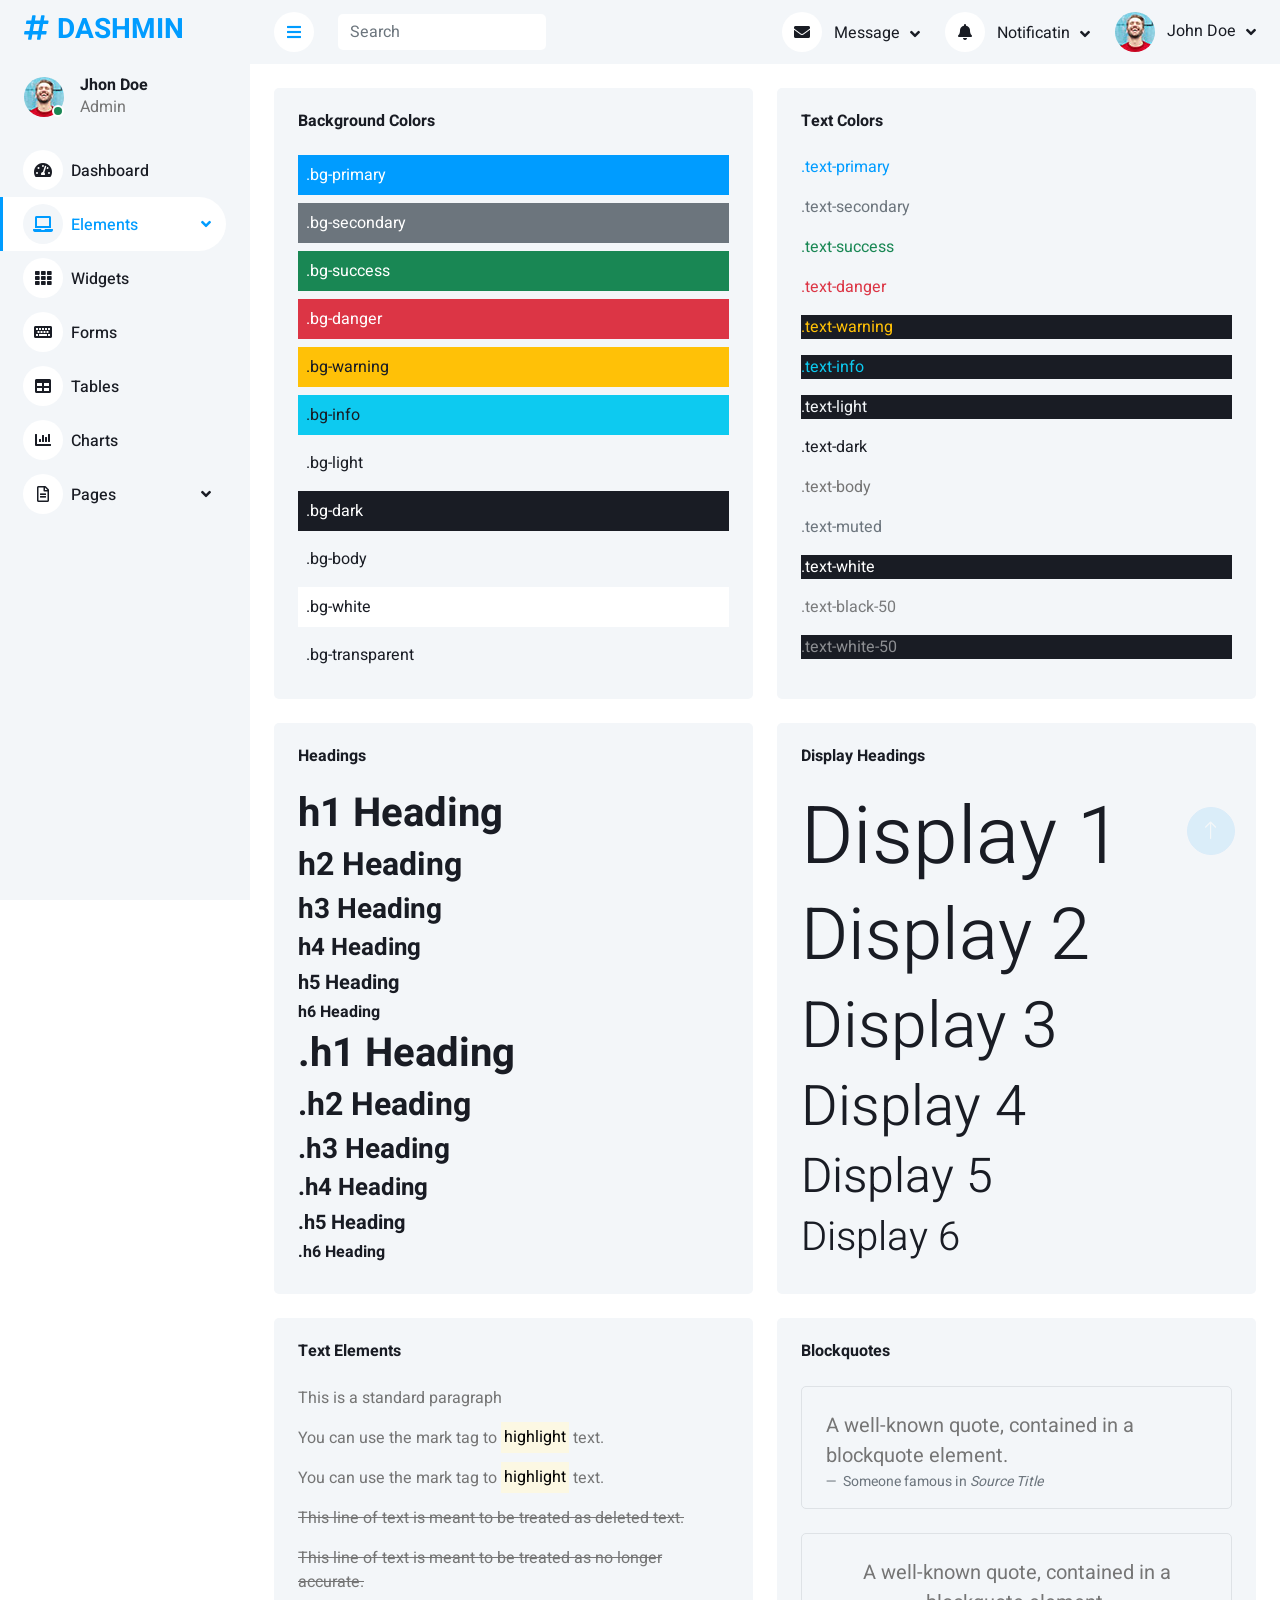
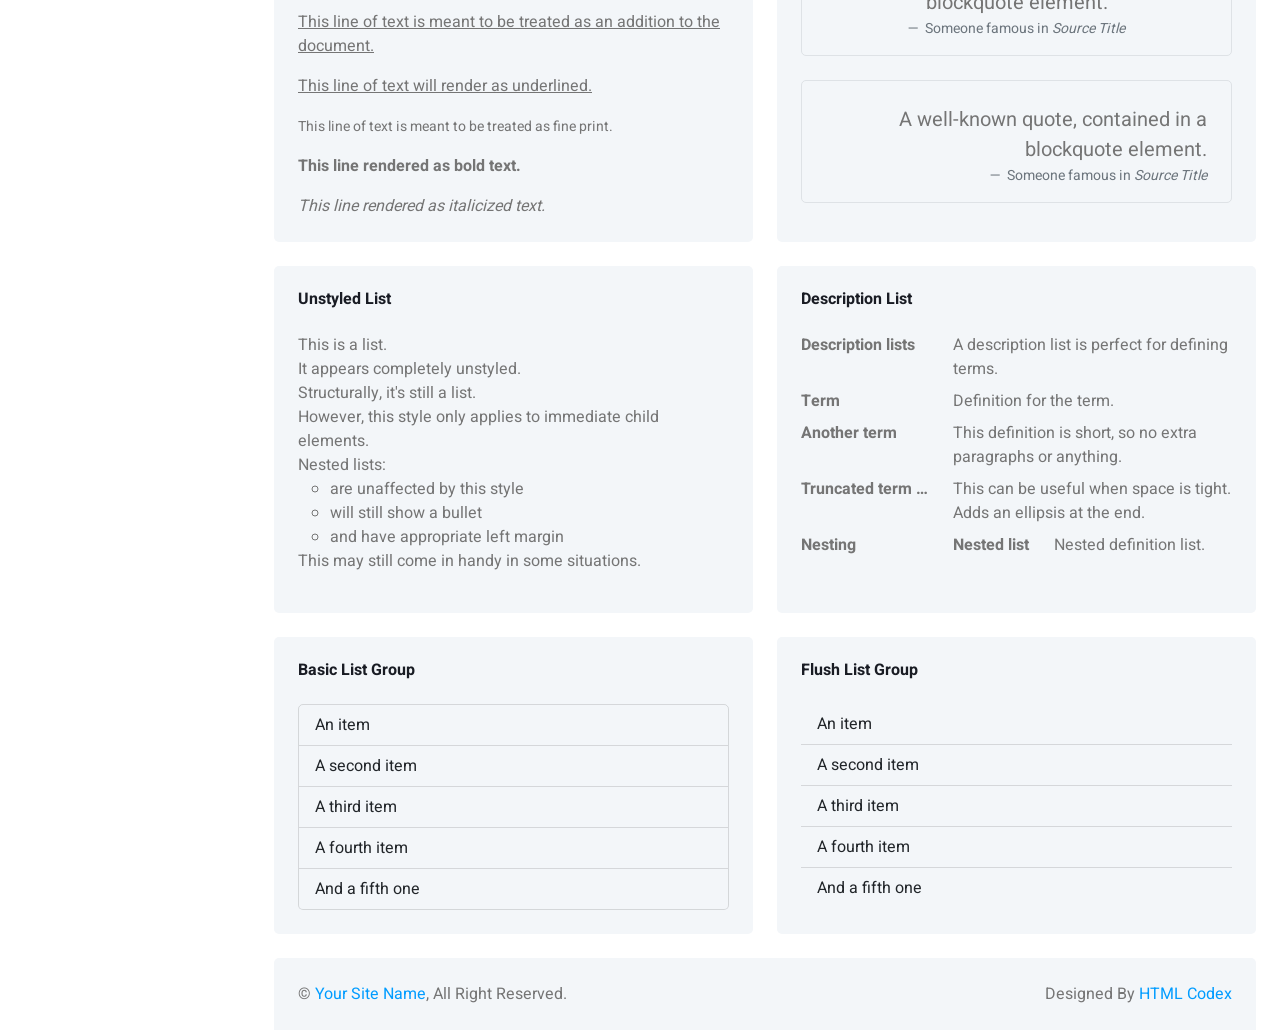
<file: admin/dashmin-1.0.0/typography.html>
<!DOCTYPE html>
<html lang="en">

<head>
    <meta charset="utf-8">
    <title>DASHMIN - Bootstrap Admin Template</title>
    <meta content="width=device-width, initial-scale=1.0" name="viewport">
    <meta content="" name="keywords">
    <meta content="" name="description">

    <!-- Favicon -->
    <link href="img/favicon.ico" rel="icon">

    <!-- Google Web Fonts -->
    <link rel="preconnect" href="https://fonts.googleapis.com">
    <link rel="preconnect" href="https://fonts.gstatic.com" crossorigin>
    <link href="https://fonts.googleapis.com/css2?family=Heebo:wght@400;500;600;700&display=swap" rel="stylesheet">
    
    <!-- Icon Font Stylesheet -->
    <link href="https://cdnjs.cloudflare.com/ajax/libs/font-awesome/5.10.0/css/all.min.css" rel="stylesheet">
    <link href="https://cdn.jsdelivr.net/npm/bootstrap-icons@1.4.1/font/bootstrap-icons.css" rel="stylesheet">

    <!-- Libraries Stylesheet -->
    <link href="lib/owlcarousel/assets/owl.carousel.min.css" rel="stylesheet">
    <link href="lib/tempusdominus/css/tempusdominus-bootstrap-4.min.css" rel="stylesheet" />

    <!-- Customized Bootstrap Stylesheet -->
    <link href="css/bootstrap.min.css" rel="stylesheet">

    <!-- Template Stylesheet -->
    <link href="css/style.css" rel="stylesheet">
</head>

<body>
    <div class="container-xxl position-relative bg-white d-flex p-0">
        <!-- Spinner Start -->
        <div id="spinner" class="show bg-white position-fixed translate-middle w-100 vh-100 top-50 start-50 d-flex align-items-center justify-content-center">
            <div class="spinner-border text-primary" style="width: 3rem; height: 3rem;" role="status">
                <span class="sr-only">Loading...</span>
            </div>
        </div>
        <!-- Spinner End -->


        <!-- Sidebar Start -->
        <div class="sidebar pe-4 pb-3">
            <nav class="navbar bg-light navbar-light">
                <a href="index.html" class="navbar-brand mx-4 mb-3">
                    <h3 class="text-primary"><i class="fa fa-hashtag me-2"></i>DASHMIN</h3>
                </a>
                <div class="d-flex align-items-center ms-4 mb-4">
                    <div class="position-relative">
                        <img class="rounded-circle" src="img/user.jpg" alt="" style="width: 40px; height: 40px;">
                        <div class="bg-success rounded-circle border border-2 border-white position-absolute end-0 bottom-0 p-1"></div>
                    </div>
                    <div class="ms-3">
                        <h6 class="mb-0">Jhon Doe</h6>
                        <span>Admin</span>
                    </div>
                </div>
                <div class="navbar-nav w-100">
                    <a href="index.html" class="nav-item nav-link"><i class="fa fa-tachometer-alt me-2"></i>Dashboard</a>
                    <div class="nav-item dropdown">
                        <a href="#" class="nav-link dropdown-toggle active" data-bs-toggle="dropdown"><i class="fa fa-laptop me-2"></i>Elements</a>
                        <div class="dropdown-menu bg-transparent border-0">
                            <a href="button.html" class="dropdown-item">Buttons</a>
                            <a href="typography.html" class="dropdown-item active">Typography</a>
                            <a href="element.html" class="dropdown-item">Other Elements</a>
                        </div>
                    </div>
                    <a href="widget.html" class="nav-item nav-link"><i class="fa fa-th me-2"></i>Widgets</a>
                    <a href="form.html" class="nav-item nav-link"><i class="fa fa-keyboard me-2"></i>Forms</a>
                    <a href="table.html" class="nav-item nav-link"><i class="fa fa-table me-2"></i>Tables</a>
                    <a href="chart.html" class="nav-item nav-link"><i class="fa fa-chart-bar me-2"></i>Charts</a>
                    <div class="nav-item dropdown">
                        <a href="#" class="nav-link dropdown-toggle" data-bs-toggle="dropdown"><i class="far fa-file-alt me-2"></i>Pages</a>
                        <div class="dropdown-menu bg-transparent border-0">
                            <a href="signin.html" class="dropdown-item">Sign In</a>
                            <a href="signup.html" class="dropdown-item">Sign Up</a>
                            <a href="404.html" class="dropdown-item">404 Error</a>
                            <a href="blank.html" class="dropdown-item">Blank Page</a>
                        </div>
                    </div>
                </div>
            </nav>
        </div>
        <!-- Sidebar End -->


        <!-- Content Start -->
        <div class="content">
            <!-- Navbar Start -->
            <nav class="navbar navbar-expand bg-light navbar-light sticky-top px-4 py-0">
                <a href="index.html" class="navbar-brand d-flex d-lg-none me-4">
                    <h2 class="text-primary mb-0"><i class="fa fa-hashtag"></i></h2>
                </a>
                <a href="#" class="sidebar-toggler flex-shrink-0">
                    <i class="fa fa-bars"></i>
                </a>
                <form class="d-none d-md-flex ms-4">
                    <input class="form-control border-0" type="search" placeholder="Search">
                </form>
                <div class="navbar-nav align-items-center ms-auto">
                    <div class="nav-item dropdown">
                        <a href="#" class="nav-link dropdown-toggle" data-bs-toggle="dropdown">
                            <i class="fa fa-envelope me-lg-2"></i>
                            <span class="d-none d-lg-inline-flex">Message</span>
                        </a>
                        <div class="dropdown-menu dropdown-menu-end bg-light border-0 rounded-0 rounded-bottom m-0">
                            <a href="#" class="dropdown-item">
                                <div class="d-flex align-items-center">
                                    <img class="rounded-circle" src="img/user.jpg" alt="" style="width: 40px; height: 40px;">
                                    <div class="ms-2">
                                        <h6 class="fw-normal mb-0">Jhon send you a message</h6>
                                        <small>15 minutes ago</small>
                                    </div>
                                </div>
                            </a>
                            <hr class="dropdown-divider">
                            <a href="#" class="dropdown-item">
                                <div class="d-flex align-items-center">
                                    <img class="rounded-circle" src="img/user.jpg" alt="" style="width: 40px; height: 40px;">
                                    <div class="ms-2">
                                        <h6 class="fw-normal mb-0">Jhon send you a message</h6>
                                        <small>15 minutes ago</small>
                                    </div>
                                </div>
                            </a>
                            <hr class="dropdown-divider">
                            <a href="#" class="dropdown-item">
                                <div class="d-flex align-items-center">
                                    <img class="rounded-circle" src="img/user.jpg" alt="" style="width: 40px; height: 40px;">
                                    <div class="ms-2">
                                        <h6 class="fw-normal mb-0">Jhon send you a message</h6>
                                        <small>15 minutes ago</small>
                                    </div>
                                </div>
                            </a>
                            <hr class="dropdown-divider">
                            <a href="#" class="dropdown-item text-center">See all message</a>
                        </div>
                    </div>
                    <div class="nav-item dropdown">
                        <a href="#" class="nav-link dropdown-toggle" data-bs-toggle="dropdown">
                            <i class="fa fa-bell me-lg-2"></i>
                            <span class="d-none d-lg-inline-flex">Notificatin</span>
                        </a>
                        <div class="dropdown-menu dropdown-menu-end bg-light border-0 rounded-0 rounded-bottom m-0">
                            <a href="#" class="dropdown-item">
                                <h6 class="fw-normal mb-0">Profile updated</h6>
                                <small>15 minutes ago</small>
                            </a>
                            <hr class="dropdown-divider">
                            <a href="#" class="dropdown-item">
                                <h6 class="fw-normal mb-0">New user added</h6>
                                <small>15 minutes ago</small>
                            </a>
                            <hr class="dropdown-divider">
                            <a href="#" class="dropdown-item">
                                <h6 class="fw-normal mb-0">Password changed</h6>
                                <small>15 minutes ago</small>
                            </a>
                            <hr class="dropdown-divider">
                            <a href="#" class="dropdown-item text-center">See all notifications</a>
                        </div>
                    </div>
                    <div class="nav-item dropdown">
                        <a href="#" class="nav-link dropdown-toggle" data-bs-toggle="dropdown">
                            <img class="rounded-circle me-lg-2" src="img/user.jpg" alt="" style="width: 40px; height: 40px;">
                            <span class="d-none d-lg-inline-flex">John Doe</span>
                        </a>
                        <div class="dropdown-menu dropdown-menu-end bg-light border-0 rounded-0 rounded-bottom m-0">
                            <a href="#" class="dropdown-item">My Profile</a>
                            <a href="#" class="dropdown-item">Settings</a>
                            <a href="#" class="dropdown-item">Log Out</a>
                        </div>
                    </div>
                </div>
            </nav>
            <!-- Navbar End -->


            <!-- Typography Start -->
            <div class="container-fluid pt-4 px-4">
                <div class="row g-4">
                    <div class="col-sm-12 col-xl-6">
                        <div class="bg-light rounded h-100 p-4">
                            <h6 class="mb-4">Background Colors</h6>
                            <div class="p-2 mb-2 bg-primary text-white">.bg-primary</div>
                            <div class="p-2 mb-2 bg-secondary text-white">.bg-secondary</div>
                            <div class="p-2 mb-2 bg-success text-white">.bg-success</div>
                            <div class="p-2 mb-2 bg-danger text-white">.bg-danger</div>
                            <div class="p-2 mb-2 bg-warning text-dark">.bg-warning</div>
                            <div class="p-2 mb-2 bg-info text-dark">.bg-info</div>
                            <div class="p-2 mb-2 bg-light text-dark">.bg-light</div>
                            <div class="p-2 mb-2 bg-dark text-white">.bg-dark</div>
                            <div class="p-2 mb-2 bg-body text-dark">.bg-body</div>
                            <div class="p-2 mb-2 bg-white text-dark">.bg-white</div>
                            <div class="p-2 mb-0 bg-transparent text-dark">.bg-transparent</div>
                        </div>
                    </div>
                    <div class="col-sm-12 col-xl-6">
                        <div class="bg-light rounded h-100 p-4">
                            <h6 class="mb-4">Text Colors</h6>
                            <p class="text-primary">.text-primary</p>
                            <p class="text-secondary">.text-secondary</p>
                            <p class="text-success">.text-success</p>
                            <p class="text-danger">.text-danger</p>
                            <p class="text-warning bg-dark">.text-warning</p>
                            <p class="text-info bg-dark">.text-info</p>
                            <p class="text-light bg-dark">.text-light</p>
                            <p class="text-dark">.text-dark</p>
                            <p class="text-body">.text-body</p>
                            <p class="text-muted">.text-muted</p>
                            <p class="text-white bg-dark">.text-white</p>
                            <p class="text-black-50">.text-black-50</p>
                            <p class="text-white-50 bg-dark mb-0">.text-white-50</p>
                        </div>
                    </div>
                    <div class="col-sm-12 col-xl-6">
                        <div class="bg-light rounded h-100 p-4">
                            <h6 class="mb-4">Headings</h6>
                            <h1>h1 Heading</h1>
                            <h2>h2 Heading</h2>
                            <h3>h3 Heading</h3>
                            <h4>h4 Heading</h4>
                            <h5>h5 Heading</h5>
                            <h6>h6 Heading</h6>
                            <p class="h1">.h1 Heading</p>
                            <p class="h2">.h2 Heading</p>
                            <p class="h3">.h3 Heading</p>
                            <p class="h4">.h4 Heading</p>
                            <p class="h5">.h5 Heading</p>
                            <p class="h6">.h6 Heading</p>
                        </div>
                    </div>
                    <div class="col-sm-12 col-xl-6">
                        <div class="bg-light rounded h-100 p-4">
                            <h6 class="mb-4">Display Headings</h6>
                            <h1 class="display-1">Display 1</h1>
                            <h1 class="display-2">Display 2</h1>
                            <h1 class="display-3">Display 3</h1>
                            <h1 class="display-4">Display 4</h1>
                            <h1 class="display-5">Display 5</h1>
                            <h1 class="display-6 mb-0">Display 6</h1>
                        </div>
                    </div>
                    <div class="col-sm-12 col-xl-6">
                        <div class="bg-light rounded h-100 p-4">
                            <h6 class="mb-4">Text Elements</h6>
                            <p>This is a standard paragraph</p>
                            <p>You can use the mark tag to <mark>highlight</mark> text.</p>
                            <p>You can use the mark tag to <mark>highlight</mark> text.</p>
                            <p><del>This line of text is meant to be treated as deleted text.</del></p>
                            <p><s>This line of text is meant to be treated as no longer accurate.</s></p>
                            <p><ins>This line of text is meant to be treated as an addition to the document.</ins></p>
                            <p><u>This line of text will render as underlined.</u></p>
                            <p><small>This line of text is meant to be treated as fine print.</small></p>
                            <p><strong>This line rendered as bold text.</strong></p>
                            <p class="mb-0"><em>This line rendered as italicized text.</em></p>
                        </div>
                    </div>
                    <div class="col-sm-12 col-xl-6">
                        <div class="bg-light rounded h-100 p-4">
                            <h6 class="mb-4">Blockquotes</h6>
                            <div class="border rounded p-4 pb-0 mb-4">
                                <figure>
                                    <blockquote class="blockquote">
                                        <p>A well-known quote, contained in a blockquote element.</p>
                                    </blockquote>
                                    <figcaption class="blockquote-footer">
                                        Someone famous in <cite title="Source Title">Source Title</cite>
                                    </figcaption>
                                </figure>
                            </div>
                            <div class="border rounded p-4 pb-0 mb-4">
                                <figure class="text-center">
                                    <blockquote class="blockquote">
                                        <p>A well-known quote, contained in a blockquote element.</p>
                                    </blockquote>
                                    <figcaption class="blockquote-footer">
                                        Someone famous in <cite title="Source Title">Source Title</cite>
                                    </figcaption>
                                </figure>
                            </div>
                            <div class="border rounded p-4 pb-0 mb-0">
                                <figure class="text-end">
                                    <blockquote class="blockquote">
                                        <p>A well-known quote, contained in a blockquote element.</p>
                                    </blockquote>
                                    <figcaption class="blockquote-footer">
                                        Someone famous in <cite title="Source Title">Source Title</cite>
                                    </figcaption>
                                </figure>
                            </div>
                        </div>
                    </div>
                    <div class="col-sm-12 col-xl-6">
                        <div class="bg-light rounded h-100 p-4">
                            <h6 class="mb-4">Unstyled List</h6>
                            <ul class="list-unstyled mb-0">
                                <li>This is a list.</li>
                                <li>It appears completely unstyled.</li>
                                <li>Structurally, it's still a list.</li>
                                <li>However, this style only applies to immediate child elements.</li>
                                <li>Nested lists:
                                    <ul>
                                        <li>are unaffected by this style</li>
                                        <li>will still show a bullet</li>
                                        <li>and have appropriate left margin</li>
                                    </ul>
                                </li>
                                <li>This may still come in handy in some situations.</li>
                            </ul>
                        </div>
                    </div>
                    <div class="col-sm-12 col-xl-6">
                        <div class="bg-light rounded h-100 p-4">
                            <h6 class="mb-4">Description List</h6>
                            <dl class="row mb-0">
                                <dt class="col-sm-4">Description lists</dt>
                                <dd class="col-sm-8">A description list is perfect for defining terms.</dd>

                                <dt class="col-sm-4">Term</dt>
                                <dd class="col-sm-8">Definition for the term.</dd>

                                <dt class="col-sm-4">Another term</dt>
                                <dd class="col-sm-8">This definition is short, so no extra paragraphs or anything.</dd>

                                <dt class="col-sm-4 text-truncate">Truncated term is truncated</dt>
                                <dd class="col-sm-8">This can be useful when space is tight. Adds an ellipsis at the
                                    end.</dd>

                                <dt class="col-sm-4">Nesting</dt>
                                <dd class="col-sm-8">
                                    <dl class="row">
                                        <dt class="col-sm-4">Nested list</dt>
                                        <dd class="col-sm-8">Nested definition list.</dd>
                                    </dl>
                                </dd>
                            </dl>
                        </div>
                    </div>
                    <div class="col-sm-12 col-xl-6">
                        <div class="bg-light rounded h-100 p-4">
                            <h6 class="mb-4">Basic List Group</h6>
                            <ul class="list-group">
                                <li class="list-group-item bg-transparent">An item</li>
                                <li class="list-group-item bg-transparent">A second item</li>
                                <li class="list-group-item bg-transparent">A third item</li>
                                <li class="list-group-item bg-transparent">A fourth item</li>
                                <li class="list-group-item bg-transparent">And a fifth one</li>
                            </ul>
                        </div>
                    </div>
                    <div class="col-sm-12 col-xl-6">
                        <div class="bg-light rounded h-100 p-4">
                            <h6 class="mb-4">Flush List Group</h6>
                            <ul class="list-group list-group-flush">
                                <li class="list-group-item bg-transparent">An item</li>
                                <li class="list-group-item bg-transparent">A second item</li>
                                <li class="list-group-item bg-transparent">A third item</li>
                                <li class="list-group-item bg-transparent">A fourth item</li>
                                <li class="list-group-item bg-transparent">And a fifth one</li>
                            </ul>
                        </div>
                    </div>
                </div>
            </div>
            <!-- Typography End -->


            <!-- Footer Start -->
            <div class="container-fluid pt-4 px-4">
                <div class="bg-light rounded-top p-4">
                    <div class="row">
                        <div class="col-12 col-sm-6 text-center text-sm-start">
                            &copy; <a href="#">Your Site Name</a>, All Right Reserved. 
                        </div>
                        <div class="col-12 col-sm-6 text-center text-sm-end">
                            <!--/*** This template is free as long as you keep the footer author’s credit link/attribution link/backlink. If you'd like to use the template without the footer author’s credit link/attribution link/backlink, you can purchase the Credit Removal License from "https://htmlcodex.com/credit-removal". Thank you for your support. ***/-->
                            Designed By <a href="https://htmlcodex.com">HTML Codex</a>
                        </div>
                    </div>
                </div>
            </div>
            <!-- Footer End -->
        </div>
        <!-- Content End -->


        <!-- Back to Top -->
        <a href="#" class="btn btn-lg btn-primary btn-lg-square back-to-top"><i class="bi bi-arrow-up"></i></a>
    </div>

    <!-- JavaScript Libraries -->
    <script src="https://code.jquery.com/jquery-3.4.1.min.js"></script>
    <script src="https://cdn.jsdelivr.net/npm/bootstrap@5.0.0/dist/js/bootstrap.bundle.min.js"></script>
    <script src="lib/chart/chart.min.js"></script>
    <script src="lib/easing/easing.min.js"></script>
    <script src="lib/waypoints/waypoints.min.js"></script>
    <script src="lib/owlcarousel/owl.carousel.min.js"></script>
    <script src="lib/tempusdominus/js/moment.min.js"></script>
    <script src="lib/tempusdominus/js/moment-timezone.min.js"></script>
    <script src="lib/tempusdominus/js/tempusdominus-bootstrap-4.min.js"></script>

    <!-- Template Javascript -->
    <script src="js/main.js"></script>
</body>

</html>
</file>
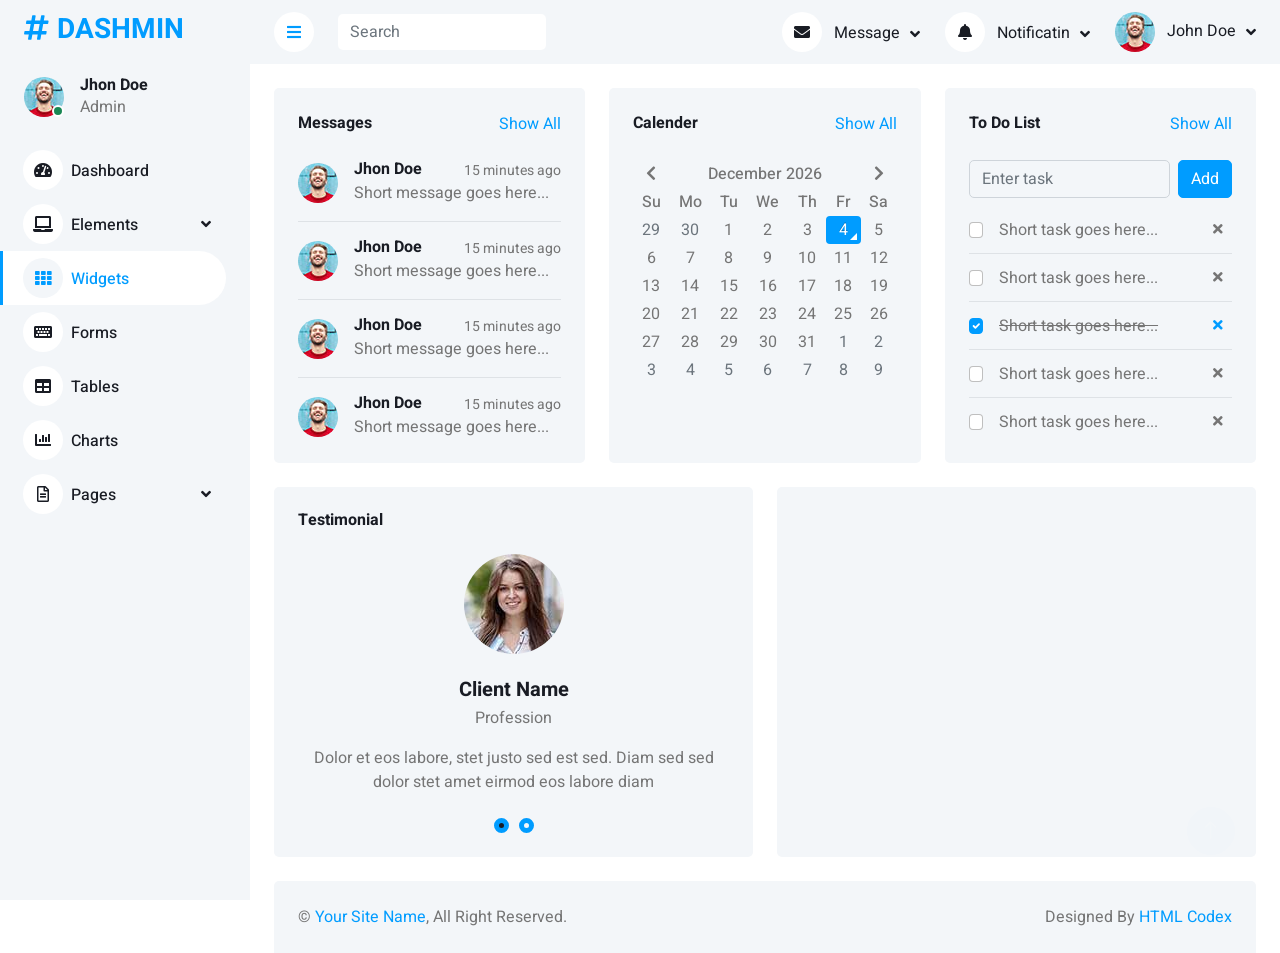
<file: admin/dashmin-1.0.0/widget.html>
<!DOCTYPE html>
<html lang="en">

<head>
    <meta charset="utf-8">
    <title>DASHMIN - Bootstrap Admin Template</title>
    <meta content="width=device-width, initial-scale=1.0" name="viewport">
    <meta content="" name="keywords">
    <meta content="" name="description">

    <!-- Favicon -->
    <link href="img/favicon.ico" rel="icon">

    <!-- Google Web Fonts -->
    <link rel="preconnect" href="https://fonts.googleapis.com">
    <link rel="preconnect" href="https://fonts.gstatic.com" crossorigin>
    <link href="https://fonts.googleapis.com/css2?family=Heebo:wght@400;500;600;700&display=swap" rel="stylesheet">
    
    <!-- Icon Font Stylesheet -->
    <link href="https://cdnjs.cloudflare.com/ajax/libs/font-awesome/5.10.0/css/all.min.css" rel="stylesheet">
    <link href="https://cdn.jsdelivr.net/npm/bootstrap-icons@1.4.1/font/bootstrap-icons.css" rel="stylesheet">

    <!-- Libraries Stylesheet -->
    <link href="lib/owlcarousel/assets/owl.carousel.min.css" rel="stylesheet">
    <link href="lib/tempusdominus/css/tempusdominus-bootstrap-4.min.css" rel="stylesheet" />

    <!-- Customized Bootstrap Stylesheet -->
    <link href="css/bootstrap.min.css" rel="stylesheet">

    <!-- Template Stylesheet -->
    <link href="css/style.css" rel="stylesheet">
</head>

<body>
    <div class="container-xxl position-relative bg-white d-flex p-0">
        <!-- Spinner Start -->
        <div id="spinner" class="show bg-white position-fixed translate-middle w-100 vh-100 top-50 start-50 d-flex align-items-center justify-content-center">
            <div class="spinner-border text-primary" style="width: 3rem; height: 3rem;" role="status">
                <span class="sr-only">Loading...</span>
            </div>
        </div>
        <!-- Spinner End -->


        <!-- Sidebar Start -->
        <div class="sidebar pe-4 pb-3">
            <nav class="navbar bg-light navbar-light">
                <a href="index.html" class="navbar-brand mx-4 mb-3">
                    <h3 class="text-primary"><i class="fa fa-hashtag me-2"></i>DASHMIN</h3>
                </a>
                <div class="d-flex align-items-center ms-4 mb-4">
                    <div class="position-relative">
                        <img class="rounded-circle" src="img/user.jpg" alt="" style="width: 40px; height: 40px;">
                        <div class="bg-success rounded-circle border border-2 border-white position-absolute end-0 bottom-0 p-1"></div>
                    </div>
                    <div class="ms-3">
                        <h6 class="mb-0">Jhon Doe</h6>
                        <span>Admin</span>
                    </div>
                </div>
                <div class="navbar-nav w-100">
                    <a href="index.html" class="nav-item nav-link"><i class="fa fa-tachometer-alt me-2"></i>Dashboard</a>
                    <div class="nav-item dropdown">
                        <a href="#" class="nav-link dropdown-toggle" data-bs-toggle="dropdown"><i class="fa fa-laptop me-2"></i>Elements</a>
                        <div class="dropdown-menu bg-transparent border-0">
                            <a href="button.html" class="dropdown-item">Buttons</a>
                            <a href="typography.html" class="dropdown-item">Typography</a>
                            <a href="element.html" class="dropdown-item">Other Elements</a>
                        </div>
                    </div>
                    <a href="widget.html" class="nav-item nav-link active"><i class="fa fa-th me-2"></i>Widgets</a>
                    <a href="form.html" class="nav-item nav-link"><i class="fa fa-keyboard me-2"></i>Forms</a>
                    <a href="table.html" class="nav-item nav-link"><i class="fa fa-table me-2"></i>Tables</a>
                    <a href="chart.html" class="nav-item nav-link"><i class="fa fa-chart-bar me-2"></i>Charts</a>
                    <div class="nav-item dropdown">
                        <a href="#" class="nav-link dropdown-toggle" data-bs-toggle="dropdown"><i class="far fa-file-alt me-2"></i>Pages</a>
                        <div class="dropdown-menu bg-transparent border-0">
                            <a href="signin.html" class="dropdown-item">Sign In</a>
                            <a href="signup.html" class="dropdown-item">Sign Up</a>
                            <a href="404.html" class="dropdown-item">404 Error</a>
                            <a href="blank.html" class="dropdown-item">Blank Page</a>
                        </div>
                    </div>
                </div>
            </nav>
        </div>
        <!-- Sidebar End -->


        <!-- Content Start -->
        <div class="content">
            <!-- Navbar Start -->
            <nav class="navbar navbar-expand bg-light navbar-light sticky-top px-4 py-0">
                <a href="index.html" class="navbar-brand d-flex d-lg-none me-4">
                    <h2 class="text-primary mb-0"><i class="fa fa-hashtag"></i></h2>
                </a>
                <a href="#" class="sidebar-toggler flex-shrink-0">
                    <i class="fa fa-bars"></i>
                </a>
                <form class="d-none d-md-flex ms-4">
                    <input class="form-control border-0" type="search" placeholder="Search">
                </form>
                <div class="navbar-nav align-items-center ms-auto">
                    <div class="nav-item dropdown">
                        <a href="#" class="nav-link dropdown-toggle" data-bs-toggle="dropdown">
                            <i class="fa fa-envelope me-lg-2"></i>
                            <span class="d-none d-lg-inline-flex">Message</span>
                        </a>
                        <div class="dropdown-menu dropdown-menu-end bg-light border-0 rounded-0 rounded-bottom m-0">
                            <a href="#" class="dropdown-item">
                                <div class="d-flex align-items-center">
                                    <img class="rounded-circle" src="img/user.jpg" alt="" style="width: 40px; height: 40px;">
                                    <div class="ms-2">
                                        <h6 class="fw-normal mb-0">Jhon send you a message</h6>
                                        <small>15 minutes ago</small>
                                    </div>
                                </div>
                            </a>
                            <hr class="dropdown-divider">
                            <a href="#" class="dropdown-item">
                                <div class="d-flex align-items-center">
                                    <img class="rounded-circle" src="img/user.jpg" alt="" style="width: 40px; height: 40px;">
                                    <div class="ms-2">
                                        <h6 class="fw-normal mb-0">Jhon send you a message</h6>
                                        <small>15 minutes ago</small>
                                    </div>
                                </div>
                            </a>
                            <hr class="dropdown-divider">
                            <a href="#" class="dropdown-item">
                                <div class="d-flex align-items-center">
                                    <img class="rounded-circle" src="img/user.jpg" alt="" style="width: 40px; height: 40px;">
                                    <div class="ms-2">
                                        <h6 class="fw-normal mb-0">Jhon send you a message</h6>
                                        <small>15 minutes ago</small>
                                    </div>
                                </div>
                            </a>
                            <hr class="dropdown-divider">
                            <a href="#" class="dropdown-item text-center">See all message</a>
                        </div>
                    </div>
                    <div class="nav-item dropdown">
                        <a href="#" class="nav-link dropdown-toggle" data-bs-toggle="dropdown">
                            <i class="fa fa-bell me-lg-2"></i>
                            <span class="d-none d-lg-inline-flex">Notificatin</span>
                        </a>
                        <div class="dropdown-menu dropdown-menu-end bg-light border-0 rounded-0 rounded-bottom m-0">
                            <a href="#" class="dropdown-item">
                                <h6 class="fw-normal mb-0">Profile updated</h6>
                                <small>15 minutes ago</small>
                            </a>
                            <hr class="dropdown-divider">
                            <a href="#" class="dropdown-item">
                                <h6 class="fw-normal mb-0">New user added</h6>
                                <small>15 minutes ago</small>
                            </a>
                            <hr class="dropdown-divider">
                            <a href="#" class="dropdown-item">
                                <h6 class="fw-normal mb-0">Password changed</h6>
                                <small>15 minutes ago</small>
                            </a>
                            <hr class="dropdown-divider">
                            <a href="#" class="dropdown-item text-center">See all notifications</a>
                        </div>
                    </div>
                    <div class="nav-item dropdown">
                        <a href="#" class="nav-link dropdown-toggle" data-bs-toggle="dropdown">
                            <img class="rounded-circle me-lg-2" src="img/user.jpg" alt="" style="width: 40px; height: 40px;">
                            <span class="d-none d-lg-inline-flex">John Doe</span>
                        </a>
                        <div class="dropdown-menu dropdown-menu-end bg-light border-0 rounded-0 rounded-bottom m-0">
                            <a href="#" class="dropdown-item">My Profile</a>
                            <a href="#" class="dropdown-item">Settings</a>
                            <a href="#" class="dropdown-item">Log Out</a>
                        </div>
                    </div>
                </div>
            </nav>
            <!-- Navbar End -->


            <!-- Chart Start -->
            <div class="container-fluid pt-4 px-4">
                <div class="row g-4">
                    <div class="col-sm-12 col-md-6 col-xl-4">
                        <div class="h-100 bg-light rounded p-4">
                            <div class="d-flex align-items-center justify-content-between mb-2">
                                <h6 class="mb-0">Messages</h6>
                                <a href="">Show All</a>
                            </div>
                            <div class="d-flex align-items-center border-bottom py-3">
                                <img class="rounded-circle flex-shrink-0" src="img/user.jpg" alt="" style="width: 40px; height: 40px;">
                                <div class="w-100 ms-3">
                                    <div class="d-flex w-100 justify-content-between">
                                        <h6 class="mb-0">Jhon Doe</h6>
                                        <small>15 minutes ago</small>
                                    </div>
                                    <span>Short message goes here...</span>
                                </div>
                            </div>
                            <div class="d-flex align-items-center border-bottom py-3">
                                <img class="rounded-circle flex-shrink-0" src="img/user.jpg" alt="" style="width: 40px; height: 40px;">
                                <div class="w-100 ms-3">
                                    <div class="d-flex w-100 justify-content-between">
                                        <h6 class="mb-0">Jhon Doe</h6>
                                        <small>15 minutes ago</small>
                                    </div>
                                    <span>Short message goes here...</span>
                                </div>
                            </div>
                            <div class="d-flex align-items-center border-bottom py-3">
                                <img class="rounded-circle flex-shrink-0" src="img/user.jpg" alt="" style="width: 40px; height: 40px;">
                                <div class="w-100 ms-3">
                                    <div class="d-flex w-100 justify-content-between">
                                        <h6 class="mb-0">Jhon Doe</h6>
                                        <small>15 minutes ago</small>
                                    </div>
                                    <span>Short message goes here...</span>
                                </div>
                            </div>
                            <div class="d-flex align-items-center pt-3">
                                <img class="rounded-circle flex-shrink-0" src="img/user.jpg" alt="" style="width: 40px; height: 40px;">
                                <div class="w-100 ms-3">
                                    <div class="d-flex w-100 justify-content-between">
                                        <h6 class="mb-0">Jhon Doe</h6>
                                        <small>15 minutes ago</small>
                                    </div>
                                    <span>Short message goes here...</span>
                                </div>
                            </div>
                        </div>
                    </div>
                    <div class="col-sm-12 col-md-6 col-xl-4">
                        <div class="h-100 bg-light rounded p-4">
                            <div class="d-flex align-items-center justify-content-between mb-4">
                                <h6 class="mb-0">Calender</h6>
                                <a href="">Show All</a>
                            </div>
                            <div id="calender"></div>
                        </div>
                    </div>
                    <div class="col-sm-12 col-md-6 col-xl-4">
                        <div class="h-100 bg-light rounded p-4">
                            <div class="d-flex align-items-center justify-content-between mb-4">
                                <h6 class="mb-0">To Do List</h6>
                                <a href="">Show All</a>
                            </div>
                            <div class="d-flex mb-2">
                                <input class="form-control bg-transparent" type="text" placeholder="Enter task">
                                <button type="button" class="btn btn-primary ms-2">Add</button>
                            </div>
                            <div class="d-flex align-items-center border-bottom py-2">
                                <input class="form-check-input m-0" type="checkbox">
                                <div class="w-100 ms-3">
                                    <div class="d-flex w-100 align-items-center justify-content-between">
                                        <span>Short task goes here...</span>
                                        <button class="btn btn-sm"><i class="fa fa-times"></i></button>
                                    </div>
                                </div>
                            </div>
                            <div class="d-flex align-items-center border-bottom py-2">
                                <input class="form-check-input m-0" type="checkbox">
                                <div class="w-100 ms-3">
                                    <div class="d-flex w-100 align-items-center justify-content-between">
                                        <span>Short task goes here...</span>
                                        <button class="btn btn-sm"><i class="fa fa-times"></i></button>
                                    </div>
                                </div>
                            </div>
                            <div class="d-flex align-items-center border-bottom py-2">
                                <input class="form-check-input m-0" type="checkbox" checked>
                                <div class="w-100 ms-3">
                                    <div class="d-flex w-100 align-items-center justify-content-between">
                                        <span><del>Short task goes here...</del></span>
                                        <button class="btn btn-sm text-primary"><i class="fa fa-times"></i></button>
                                    </div>
                                </div>
                            </div>
                            <div class="d-flex align-items-center border-bottom py-2">
                                <input class="form-check-input m-0" type="checkbox">
                                <div class="w-100 ms-3">
                                    <div class="d-flex w-100 align-items-center justify-content-between">
                                        <span>Short task goes here...</span>
                                        <button class="btn btn-sm"><i class="fa fa-times"></i></button>
                                    </div>
                                </div>
                            </div>
                            <div class="d-flex align-items-center pt-2">
                                <input class="form-check-input m-0" type="checkbox">
                                <div class="w-100 ms-3">
                                    <div class="d-flex w-100 align-items-center justify-content-between">
                                        <span>Short task goes here...</span>
                                        <button class="btn btn-sm"><i class="fa fa-times"></i></button>
                                    </div>
                                </div>
                            </div>
                        </div>
                    </div>
                    <div class="col-sm-12 col-xl-6">
                        <div class="bg-light rounded h-100 p-4">
                            <h6 class="mb-4">Testimonial</h6>
                            <div class="owl-carousel testimonial-carousel">
                                <div class="testimonial-item text-center">
                                    <img class="img-fluid rounded-circle mx-auto mb-4" src="img/testimonial-1.jpg" style="width: 100px; height: 100px;">
                                    <h5 class="mb-1">Client Name</h5>
                                    <p>Profession</p>
                                    <p class="mb-0">Dolor et eos labore, stet justo sed est sed. Diam sed sed dolor stet amet eirmod eos labore diam</p>
                                </div>
                                <div class="testimonial-item text-center">
                                    <img class="img-fluid rounded-circle mx-auto mb-4" src="img/testimonial-2.jpg" style="width: 100px; height: 100px;">
                                    <h5 class="mb-1">Client Name</h5>
                                    <p>Profession</p>
                                    <p class="mb-0">Dolor et eos labore, stet justo sed est sed. Diam sed sed dolor stet amet eirmod eos labore diam</p>
                                </div>
                            </div>
                        </div>
                    </div>
                    <div class="col-sm-12 col-xl-6">
                        <div class="bg-light rounded h-100 p-4">
                            <iframe class="position-relative rounded w-100 h-100"
                            src="https://www.google.com/maps/embed?pb=!1m18!1m12!1m3!1d3001156.4288297426!2d-78.01371936852176!3d42.72876761954724!2m3!1f0!2f0!3f0!3m2!1i1024!2i768!4f13.1!3m3!1m2!1s0x4ccc4bf0f123a5a9%3A0xddcfc6c1de189567!2sNew%20York%2C%20USA!5e0!3m2!1sen!2sbd!4v1603794290143!5m2!1sen!2sbd"
                            frameborder="0" style="border:0;" allowfullscreen="" aria-hidden="false"
                            tabindex="0"></iframe>
                        </div>
                    </div>
                </div>
            </div>
            <!-- Chart End -->


            <!-- Footer Start -->
            <div class="container-fluid pt-4 px-4">
                <div class="bg-light rounded-top p-4">
                    <div class="row">
                        <div class="col-12 col-sm-6 text-center text-sm-start">
                            &copy; <a href="#">Your Site Name</a>, All Right Reserved. 
                        </div>
                        <div class="col-12 col-sm-6 text-center text-sm-end">
                            <!--/*** This template is free as long as you keep the footer author’s credit link/attribution link/backlink. If you'd like to use the template without the footer author’s credit link/attribution link/backlink, you can purchase the Credit Removal License from "https://htmlcodex.com/credit-removal". Thank you for your support. ***/-->
                            Designed By <a href="https://htmlcodex.com">HTML Codex</a>
                        </div>
                    </div>
                </div>
            </div>
            <!-- Footer End -->
        </div>
        <!-- Content End -->


        <!-- Back to Top -->
        <a href="#" class="btn btn-lg btn-primary btn-lg-square back-to-top"><i class="bi bi-arrow-up"></i></a>
    </div>

    <!-- JavaScript Libraries -->
    <script src="https://code.jquery.com/jquery-3.4.1.min.js"></script>
    <script src="https://cdn.jsdelivr.net/npm/bootstrap@5.0.0/dist/js/bootstrap.bundle.min.js"></script>
    <script src="lib/chart/chart.min.js"></script>
    <script src="lib/easing/easing.min.js"></script>
    <script src="lib/waypoints/waypoints.min.js"></script>
    <script src="lib/owlcarousel/owl.carousel.min.js"></script>
    <script src="lib/tempusdominus/js/moment.min.js"></script>
    <script src="lib/tempusdominus/js/moment-timezone.min.js"></script>
    <script src="lib/tempusdominus/js/tempusdominus-bootstrap-4.min.js"></script>

    <!-- Template Javascript -->
    <script src="js/main.js"></script>
</body>

</html>
</file>
<file: admin/dashmin-1.0.0/css/style.css>
/********** Template CSS **********/
:root {
    --primary: #009CFF;
    --light: #F3F6F9;
    --dark: #191C24;
}

.back-to-top {
    position: fixed;
    display: none;
    right: 45px;
    bottom: 45px;
    z-index: 99;
}


/*** Spinner ***/
#spinner {
    opacity: 0;
    visibility: hidden;
    transition: opacity .5s ease-out, visibility 0s linear .5s;
    z-index: 99999;
}

#spinner.show {
    transition: opacity .5s ease-out, visibility 0s linear 0s;
    visibility: visible;
    opacity: 1;
}


/*** Button ***/
.btn {
    transition: .5s;
}

.btn.btn-primary {
    color: #FFFFFF;
}

.btn-square {
    width: 38px;
    height: 38px;
}

.btn-sm-square {
    width: 32px;
    height: 32px;
}

.btn-lg-square {
    width: 48px;
    height: 48px;
}

.btn-square,
.btn-sm-square,
.btn-lg-square {
    padding: 0;
    display: inline-flex;
    align-items: center;
    justify-content: center;
    font-weight: normal;
    border-radius: 50px;
}


/*** Layout ***/
.sidebar {
    position: fixed;
    top: 0;
    left: 0;
    bottom: 0;
    width: 250px;
    height: 100vh;
    overflow-y: auto;
    background: var(--light);
    transition: 0.5s;
    z-index: 999;
}

.content {
    margin-left: 250px;
    min-height: 100vh;
    background: #FFFFFF;
    transition: 0.5s;
}

@media (min-width: 992px) {
    .sidebar {
        margin-left: 0;
    }

    .sidebar.open {
        margin-left: -250px;
    }

    .content {
        width: calc(100% - 250px);
    }

    .content.open {
        width: 100%;
        margin-left: 0;
    }
}

@media (max-width: 991.98px) {
    .sidebar {
        margin-left: -250px;
    }

    .sidebar.open {
        margin-left: 0;
    }

    .content {
        width: 100%;
        margin-left: 0;
    }
}


/*** Navbar ***/
.sidebar .navbar .navbar-nav .nav-link {
    padding: 7px 20px;
    color: var(--dark);
    font-weight: 500;
    border-left: 3px solid var(--light);
    border-radius: 0 30px 30px 0;
    outline: none;
}

.sidebar .navbar .navbar-nav .nav-link:hover,
.sidebar .navbar .navbar-nav .nav-link.active {
    color: var(--primary);
    background: #FFFFFF;
    border-color: var(--primary);
}

.sidebar .navbar .navbar-nav .nav-link i {
    width: 40px;
    height: 40px;
    display: inline-flex;
    align-items: center;
    justify-content: center;
    background: #FFFFFF;
    border-radius: 40px;
}

.sidebar .navbar .navbar-nav .nav-link:hover i,
.sidebar .navbar .navbar-nav .nav-link.active i {
    background: var(--light);
}

.sidebar .navbar .dropdown-toggle::after {
    position: absolute;
    top: 15px;
    right: 15px;
    border: none;
    content: "\f107";
    font-family: "Font Awesome 5 Free";
    font-weight: 900;
    transition: .5s;
}

.sidebar .navbar .dropdown-toggle[aria-expanded=true]::after {
    transform: rotate(-180deg);
}

.sidebar .navbar .dropdown-item {
    padding-left: 25px;
    border-radius: 0 30px 30px 0;
}

.content .navbar .navbar-nav .nav-link {
    margin-left: 25px;
    padding: 12px 0;
    color: var(--dark);
    outline: none;
}

.content .navbar .navbar-nav .nav-link:hover,
.content .navbar .navbar-nav .nav-link.active {
    color: var(--primary);
}

.content .navbar .sidebar-toggler,
.content .navbar .navbar-nav .nav-link i {
    width: 40px;
    height: 40px;
    display: inline-flex;
    align-items: center;
    justify-content: center;
    background: #FFFFFF;
    border-radius: 40px;
}

.content .navbar .dropdown-toggle::after {
    margin-left: 6px;
    vertical-align: middle;
    border: none;
    content: "\f107";
    font-family: "Font Awesome 5 Free";
    font-weight: 900;
    transition: .5s;
}

.content .navbar .dropdown-toggle[aria-expanded=true]::after {
    transform: rotate(-180deg);
}

@media (max-width: 575.98px) {
    .content .navbar .navbar-nav .nav-link {
        margin-left: 15px;
    }
}


/*** Date Picker ***/
.bootstrap-datetimepicker-widget.bottom {
    top: auto !important;
}

.bootstrap-datetimepicker-widget .table * {
    border-bottom-width: 0px;
}

.bootstrap-datetimepicker-widget .table th {
    font-weight: 500;
}

.bootstrap-datetimepicker-widget.dropdown-menu {
    padding: 10px;
    border-radius: 2px;
}

.bootstrap-datetimepicker-widget table td.active,
.bootstrap-datetimepicker-widget table td.active:hover {
    background: var(--primary);
}

.bootstrap-datetimepicker-widget table td.today::before {
    border-bottom-color: var(--primary);
}


/*** Testimonial ***/
.progress .progress-bar {
    width: 0px;
    transition: 2s;
}


/*** Testimonial ***/
.testimonial-carousel .owl-dots {
    margin-top: 24px;
    display: flex;
    align-items: flex-end;
    justify-content: center;
}

.testimonial-carousel .owl-dot {
    position: relative;
    display: inline-block;
    margin: 0 5px;
    width: 15px;
    height: 15px;
    border: 5px solid var(--primary);
    border-radius: 15px;
    transition: .5s;
}

.testimonial-carousel .owl-dot.active {
    background: var(--dark);
    border-color: var(--primary);
}
</file>
